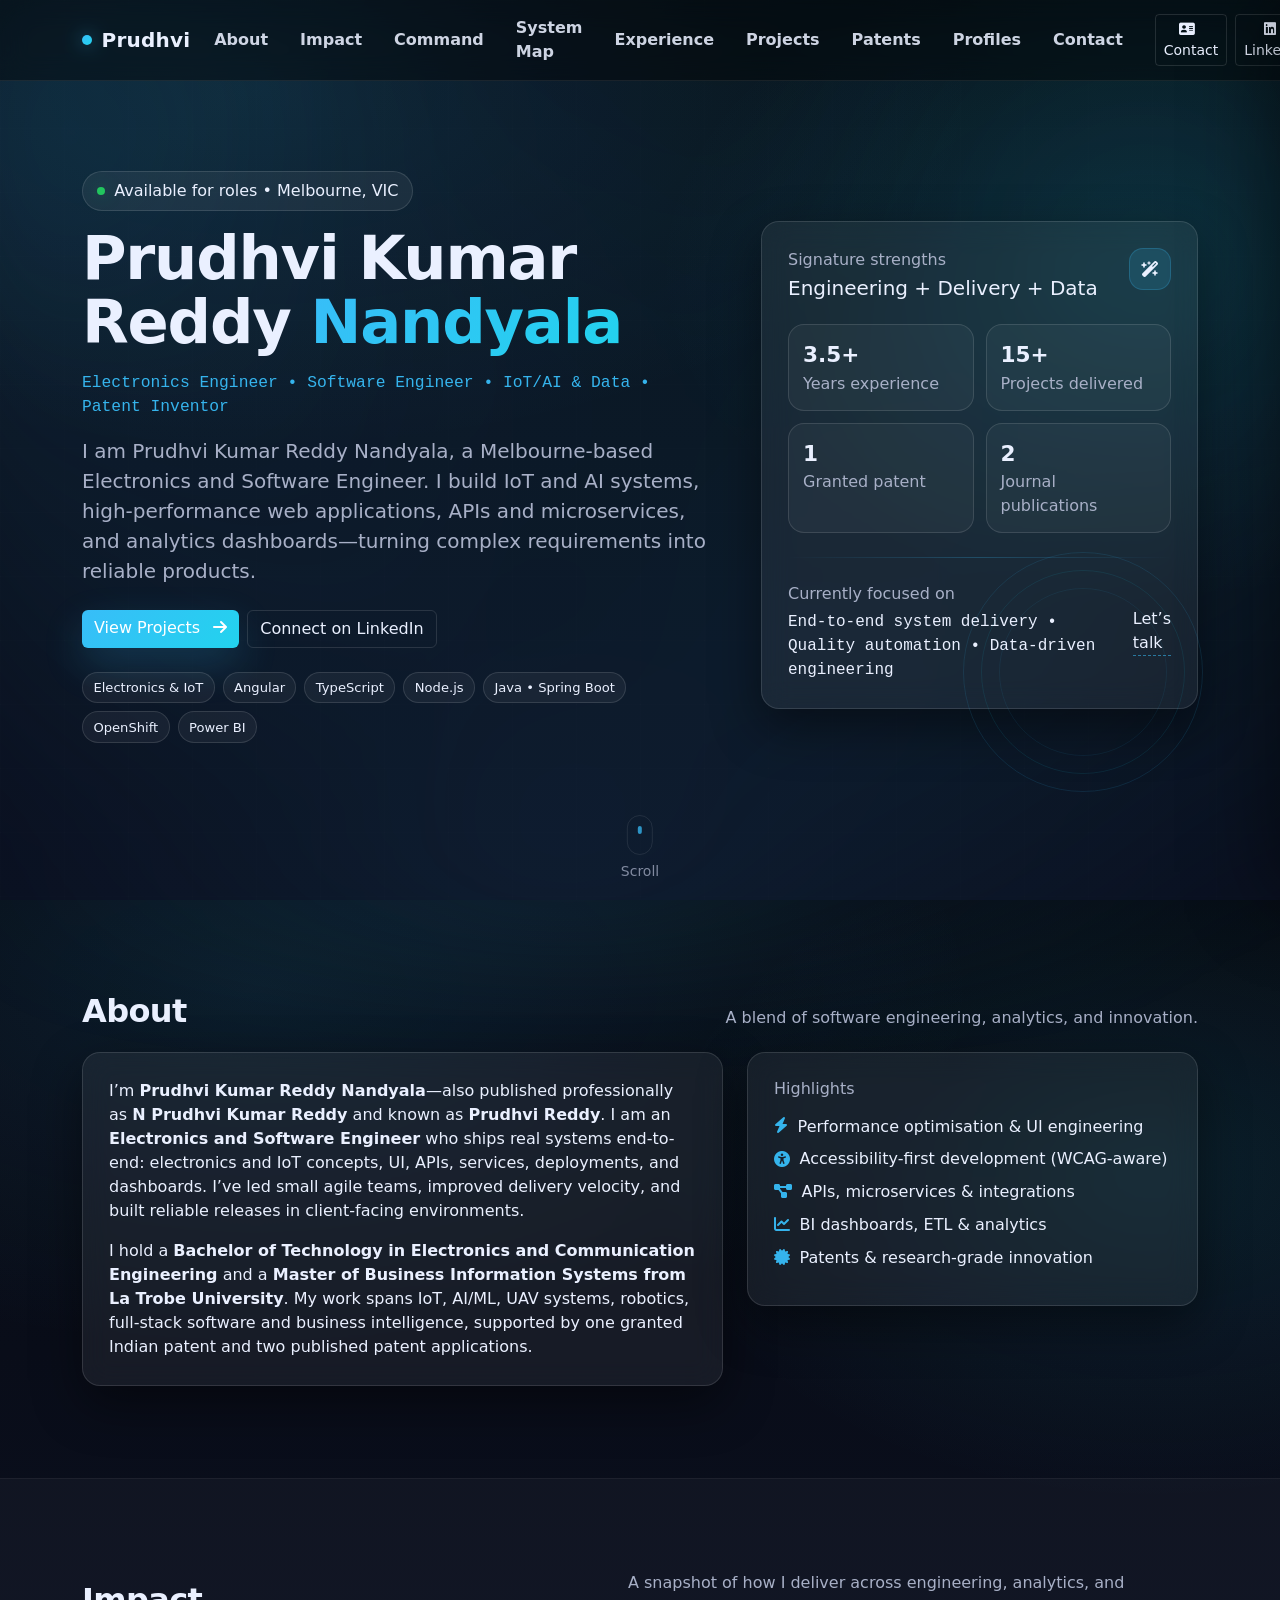
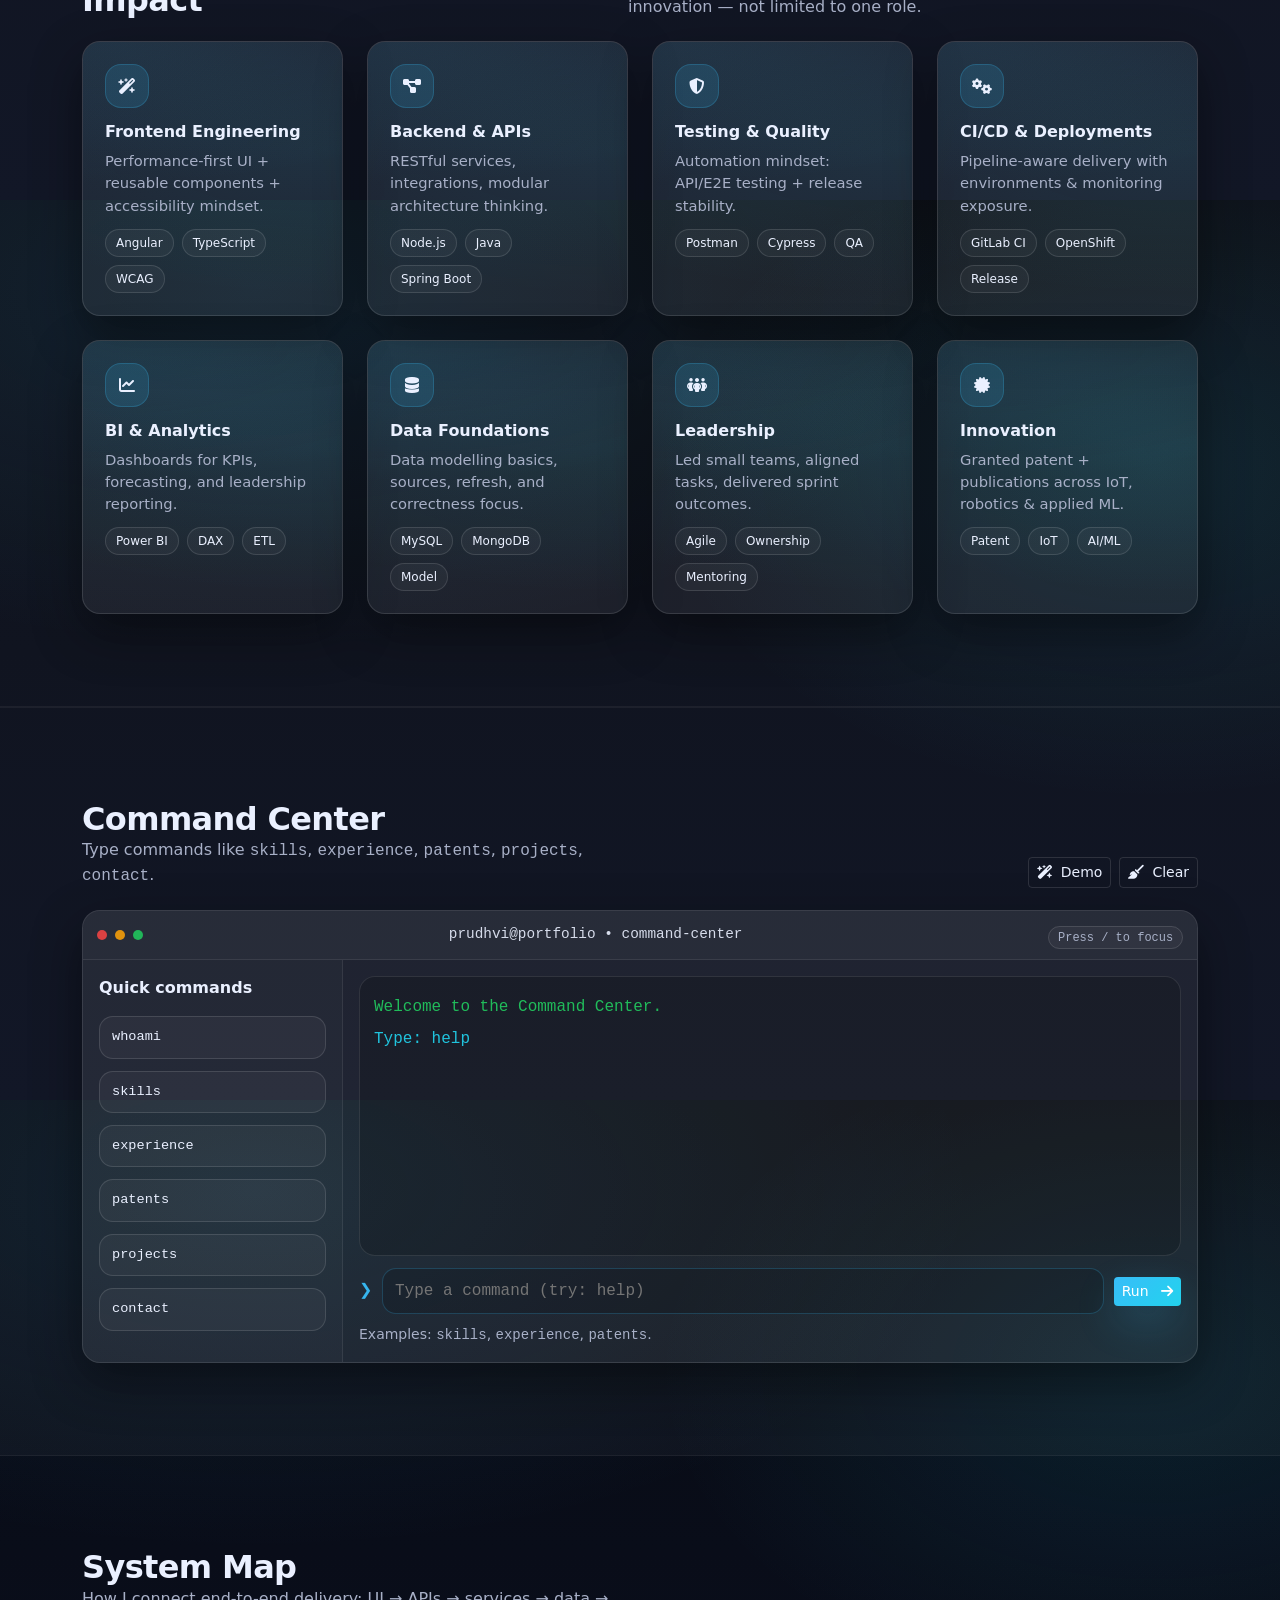
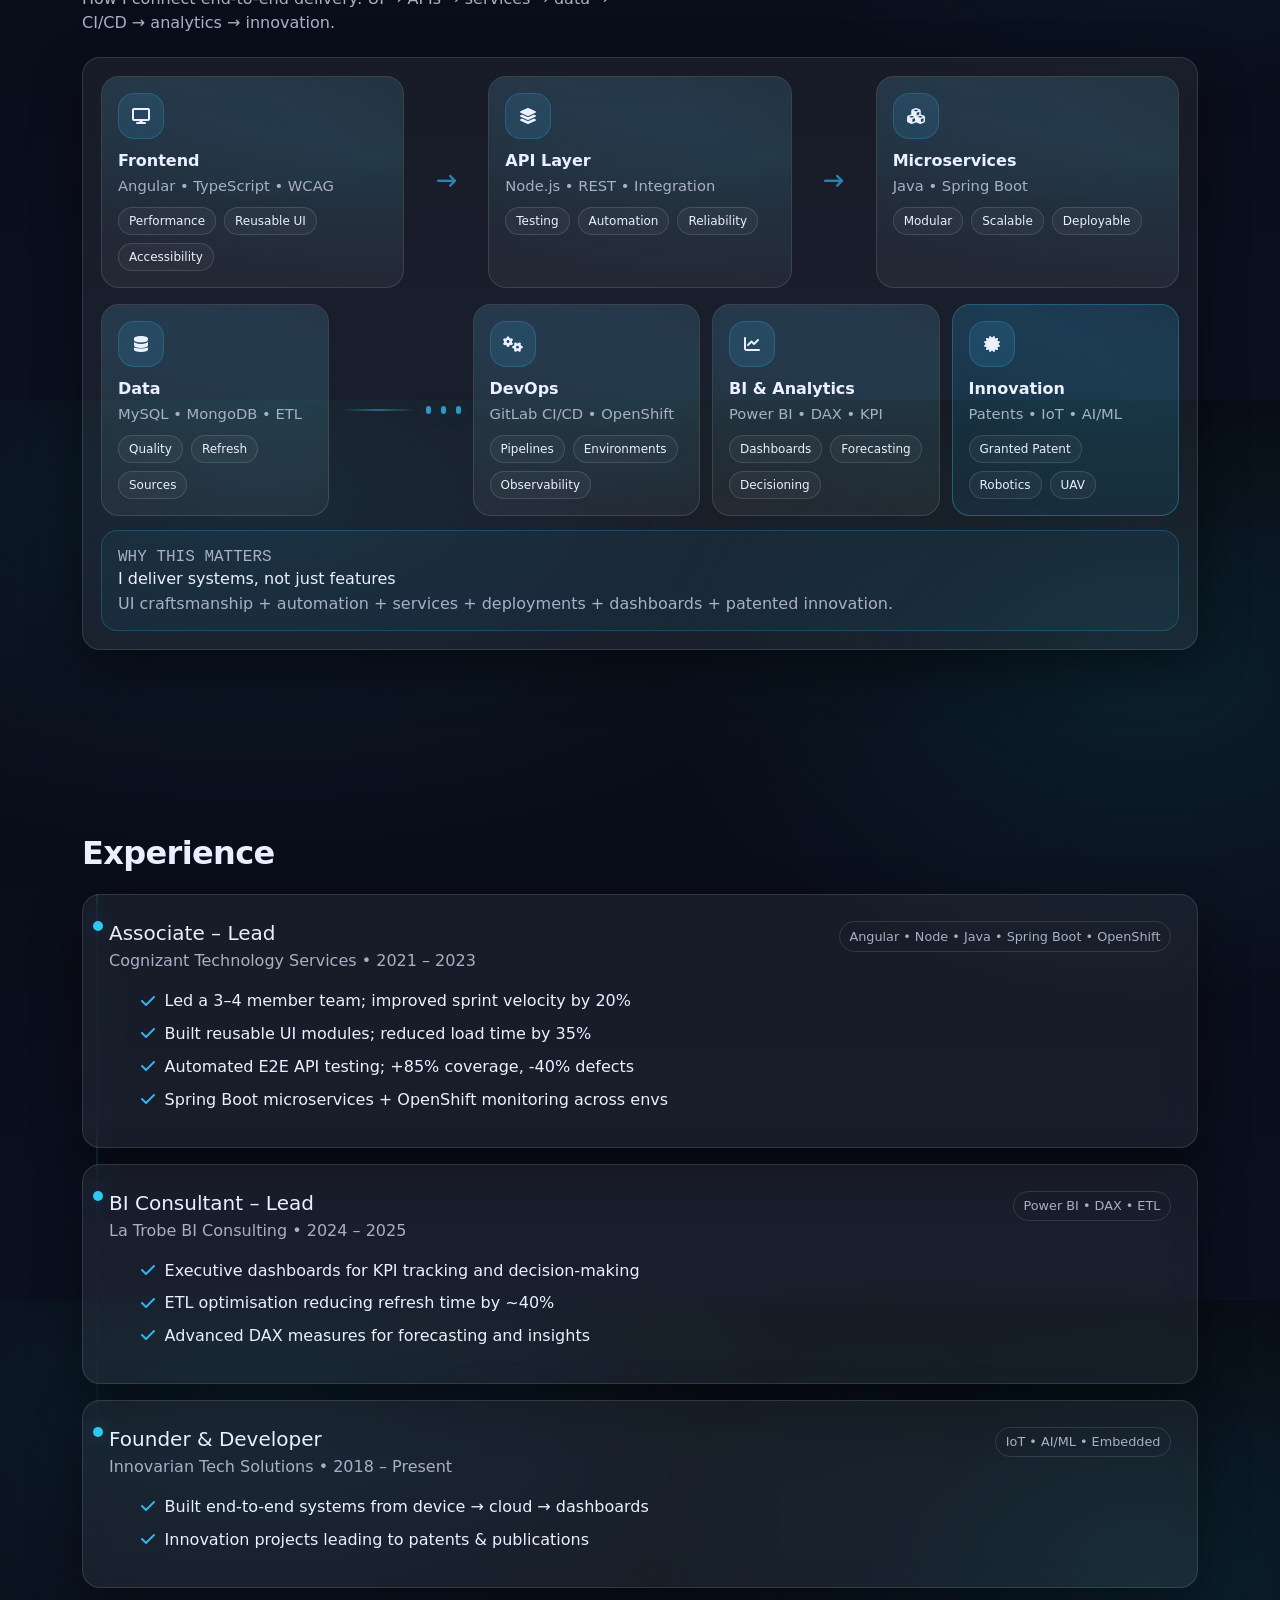
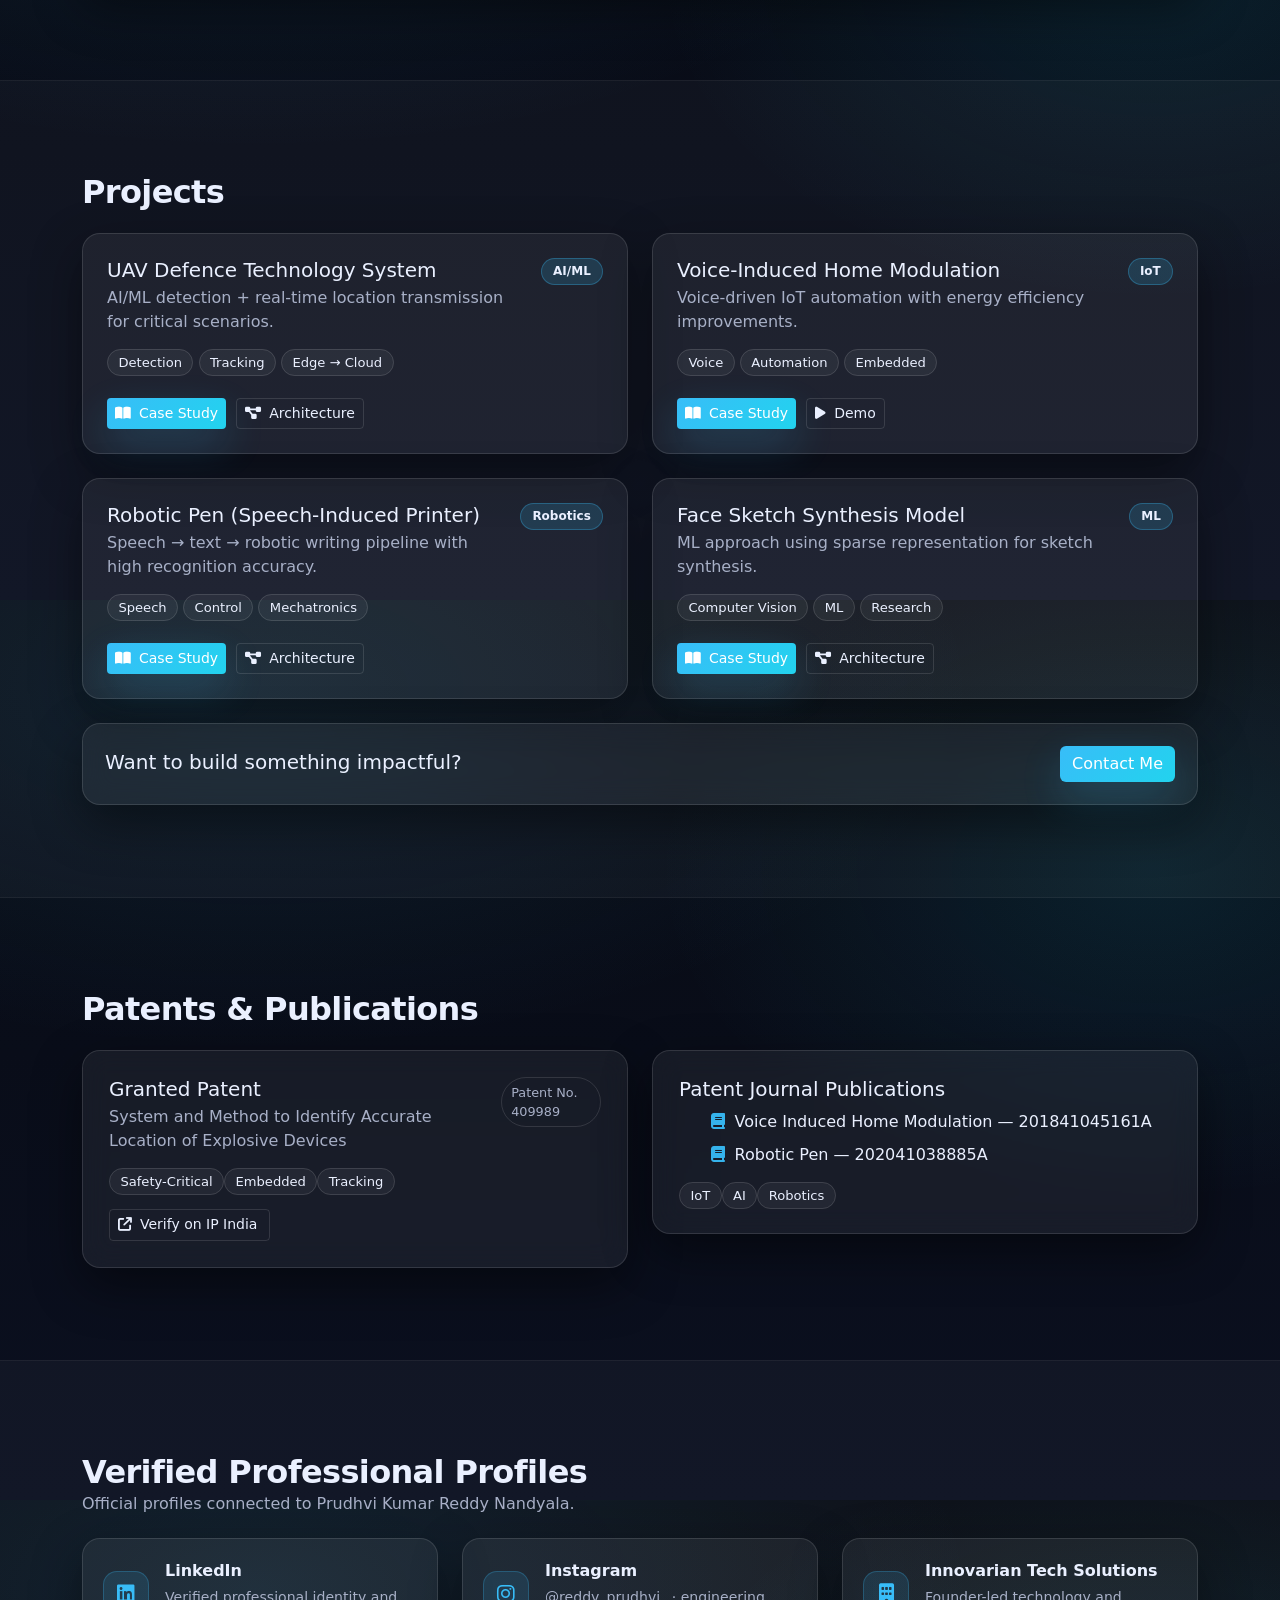
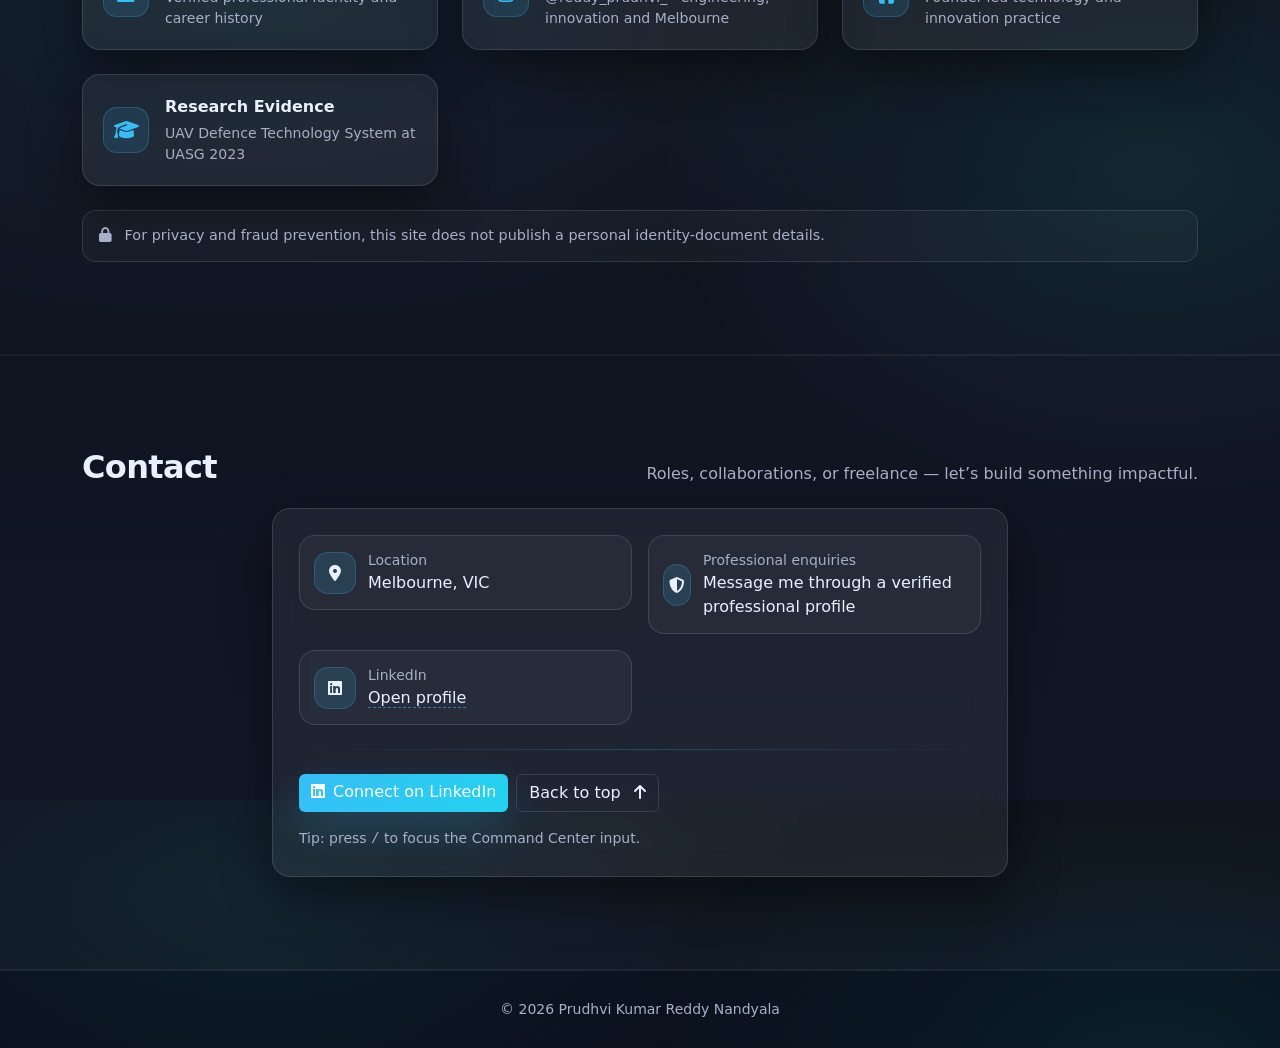
<file: index.html>
<!DOCTYPE html>
<html lang="en-AU" data-theme="dark">
<head>
  <meta charset="UTF-8" />
  <meta name="viewport" content="width=device-width, initial-scale=1" />

  <title>Prudhvi Kumar Reddy Nandyala | Electronics & Software Engineer</title>
  <meta name="description" content="Official portfolio of Prudhvi Kumar Reddy Nandyala, also known as N Prudhvi Kumar Reddy and Prudhvi Reddy. Melbourne Electronics and Software Engineer specialising in IoT, AI, data, Power BI, full-stack systems, UAV research and patented innovation." />
  <meta name="author" content="Prudhvi Kumar Reddy Nandyala" />
  <meta name="robots" content="index, follow, max-image-preview:large, max-snippet:-1, max-video-preview:-1" />
  <meta name="googlebot" content="index, follow" />
  <meta name="theme-color" content="#070A12" />
  <meta name="referrer" content="strict-origin-when-cross-origin" />
  <meta http-equiv="Content-Security-Policy" content="default-src 'self'; script-src 'self' 'unsafe-inline' https://cdn.jsdelivr.net; style-src 'self' 'unsafe-inline' https://fonts.googleapis.com https://cdn.jsdelivr.net https://cdnjs.cloudflare.com; font-src 'self' https://fonts.gstatic.com https://cdnjs.cloudflare.com; img-src 'self' data: https:; connect-src 'self'; object-src 'none'; base-uri 'self'; form-action 'self'" />

  <link rel="canonical" href="https://www.nprudhvikumarreddy.com/" />
  <link rel="alternate" hreflang="en-AU" href="https://www.nprudhvikumarreddy.com/" />
  <link rel="sitemap" type="application/xml" href="https://www.nprudhvikumarreddy.com/sitemap.xml" />

  <!-- Social previews -->
  <meta property="og:type" content="profile" />
  <meta property="og:site_name" content="Prudhvi Kumar Reddy Nandyala" />
  <meta property="og:title" content="Prudhvi Kumar Reddy Nandyala | Electronics & Software Engineer" />
  <meta property="og:description" content="Melbourne-based Electronics and Software Engineer working across IoT, AI, data, full-stack systems, UAV research and patented innovation." />
  <meta property="og:url" content="https://www.nprudhvikumarreddy.com/" />
  <meta property="og:locale" content="en_AU" />
  <meta property="profile:first_name" content="Prudhvi" />
  <meta property="profile:last_name" content="Nandyala" />
  <meta name="twitter:card" content="summary" />
  <meta name="twitter:title" content="Prudhvi Kumar Reddy Nandyala | Electronics & Software Engineer" />
  <meta name="twitter:description" content="IoT, AI, data, Power BI, full-stack engineering, UAV research and patented innovation in Melbourne." />

  <!-- Fonts -->
  <link rel="preconnect" href="https://fonts.googleapis.com" />
  <link rel="preconnect" href="https://fonts.gstatic.com" crossorigin />
  <link href="https://fonts.googleapis.com/css2?family=Inter:wght@300;400;600;700;800;900&family=JetBrains+Mono:wght@400;600&display=swap" rel="stylesheet" />

  <!-- Bootstrap + Icons -->
  <link href="https://cdn.jsdelivr.net/npm/bootstrap@5.3.3/dist/css/bootstrap.min.css" rel="stylesheet" />
  <link href="https://cdnjs.cloudflare.com/ajax/libs/font-awesome/6.5.1/css/all.min.css" rel="stylesheet" />

  <!-- CSS -->
  <link rel="stylesheet" href="./style.css" />

  <!-- Identity graph: ProfilePage + Person -->
  <script type="application/ld+json">
  {
    "@context": "https://schema.org",
    "@type": "ProfilePage",
    "@id": "https://www.nprudhvikumarreddy.com/#profilepage",
    "url": "https://www.nprudhvikumarreddy.com/",
    "name": "Prudhvi Kumar Reddy Nandyala - Official Portfolio",
    "description": "Official professional profile and portfolio of Prudhvi Kumar Reddy Nandyala.",
    "inLanguage": "en-AU",
    "mainEntity": {
      "@type": "Person",
      "@id": "https://www.nprudhvikumarreddy.com/#prudhvi-kumar-reddy-nandyala",
      "name": "Prudhvi Kumar Reddy Nandyala",
      "givenName": "Prudhvi Kumar Reddy",
      "familyName": "Nandyala",
      "alternateName": ["N Prudhvi Kumar Reddy", "N. Prudhvi Kumar Reddy", "Prudhvi Reddy", "Prudhvi Kumar Reddy"],
      "description": "Electronics and Software Engineer, IoT and AI systems innovator, business intelligence consultant and patent inventor based in Melbourne, Australia.",
      "jobTitle": ["Electronics Engineer", "Software Engineer", "Data and BI Consultant", "Founder and Lead Consultant"],
      "knowsAbout": ["Electronics Engineering", "Software Engineering", "Internet of Things", "Artificial Intelligence", "Machine Learning", "Business Intelligence", "Power BI", "Full-Stack Development", "UAV Systems", "Robotics", "Data Analytics"],
      "address": { "@type": "PostalAddress", "addressLocality": "Melbourne", "addressRegion": "Victoria", "addressCountry": "AU" },
      "url": "https://www.nprudhvikumarreddy.com/",
      "alumniOf": [
        { "@type": "CollegeOrUniversity", "name": "La Trobe University", "sameAs": "https://www.latrobe.edu.au/" },
        { "@type": "CollegeOrUniversity", "name": "CMR College of Engineering & Technology" }
      ],
      "founder": { "@type": "Organization", "@id": "https://www.innovariantechsolutions.com.au/#organization", "name": "Innovarian Tech Solutions", "url": "https://www.innovariantechsolutions.com.au/" },
      "sameAs": [
        "https://www.linkedin.com/in/nprudhvikumarreddy/",
        "https://www.instagram.com/reddy_prudhvi_/",
        "https://www.innovariantechsolutions.com.au/"
      ],
      "subjectOf": [
        { "@type": "CreativeWork", "name": "UAV Defence Technology System - UASG 2023", "url": "https://www.iitr.ac.in/uasg2023/papers.html" }
      ]
    }
  }
  </script>
</head>

<body>
  <!-- Premium background -->
  <div class="bg-grid" aria-hidden="true"></div>
  <div class="bg-aurora" aria-hidden="true"></div>

  <!-- NAV -->
  <nav class="navbar navbar-expand-lg fixed-top nav-glass" aria-label="Primary navigation">
    <div class="container">
      <a class="navbar-brand brand" href="#top" aria-label="Go to top">
        <span class="brand-dot"></span>
        <span class="brand-colour">Prudhvi</span>
      </a>

      <button class="navbar-toggler" type="button" data-bs-toggle="collapse" data-bs-target="#nav"
              aria-controls="nav" aria-expanded="false" aria-label="Toggle navigation">
        <span class="navbar-toggler-icon"></span>
      </button>

      <div id="nav" class="collapse navbar-collapse">
        <ul class="navbar-nav ms-auto align-items-lg-center gap-lg-3 mt-3 mt-lg-0">
          <li class="nav-item"><a class="nav-link" href="#about">About</a></li>
          <li class="nav-item"><a class="nav-link" href="#impact">Impact</a></li>
          <li class="nav-item"><a class="nav-link" href="#command">Command</a></li>
          <li class="nav-item"><a class="nav-link" href="#systems">System Map</a></li>
          <li class="nav-item"><a class="nav-link" href="#experience">Experience</a></li>
          <li class="nav-item"><a class="nav-link" href="#projects">Projects</a></li>
          <li class="nav-item"><a class="nav-link" href="#patents">Patents</a></li>
          <li class="nav-item"><a class="nav-link" href="#profiles">Profiles</a></li>
          <li class="nav-item"><a class="nav-link" href="#contact">Contact</a></li>

          <li class="nav-item ms-lg-2 d-flex gap-2">
            <a class="btn btn-sm btn-outline-soft" href="#contact">
              <i class="fa-solid fa-address-card me-2"></i>Contact
            </a>
            <a class="btn btn-sm btn-outline-soft" href="https://www.linkedin.com/in/nprudhvikumarreddy/" target="_blank" rel="noopener">
              <i class="fa-brands fa-linkedin me-2"></i>LinkedIn
            </a>
            <button class="btn btn-sm btn-outline-soft" type="button" onclick="toggleTheme()" aria-label="Toggle theme">
              <span id="themeIcon" aria-hidden="true">🌗</span>
            </button>
          </li>
        </ul>
      </div>
    </div>
  </nav>

  <!-- HERO -->
  <header id="top" class="hero">
    <div class="container">
      <div class="row align-items-center g-5">
        <div class="col-lg-7">
          <div class="pill mb-3">
            <span class="dot"></span>
            Available for roles • Melbourne, VIC
          </div>

          <h1 class="hero-title">
            Prudhvi Kumar Reddy <span class="text-gradient">Nandyala</span>
          </h1>

          <p class="hero-sub mt-3">
            <span class="mono">Electronics Engineer</span> • <span class="mono">Software Engineer</span> •
            <span class="mono">IoT/AI & Data</span> • <span class="mono">Patent Inventor</span>
          </p>

          <p class="lead mt-3 text-muted-soft">
            I am <strong>Prudhvi Kumar Reddy Nandyala</strong>, a Melbourne-based Electronics and Software Engineer.
            I build <strong>IoT and AI systems</strong>, <strong>high-performance web applications</strong>,
            <strong>APIs and microservices</strong>, and <strong>analytics dashboards</strong>—turning complex requirements into reliable products.
          </p>

          <div class="d-flex flex-wrap gap-2 mt-4">
            <a class="btn btn-primary btn-glow" href="#projects">
              View Projects <i class="fa-solid fa-arrow-right ms-2"></i>
            </a>
            <a class="btn btn-outline-soft" href="https://www.linkedin.com/in/nprudhvikumarreddy/" target="_blank" rel="noopener noreferrer">
              Connect on LinkedIn
            </a>
          </div>

          <div class="mini-tech mt-4">
            <span class="chip">Electronics & IoT</span>
            <span class="chip">Angular</span>
            <span class="chip">TypeScript</span>
            <span class="chip">Node.js</span>
            <span class="chip">Java • Spring Boot</span>
            <span class="chip">OpenShift</span>
            <span class="chip">Power BI</span>
          </div>

          <p class="mt-3 text-muted-soft small mb-0" id="copyToast" aria-live="polite"></p>
        </div>

        <div class="col-lg-5">
          <div class="card-glass hero-card reveal">
            <div class="d-flex align-items-start justify-content-between">
              <div>
                <p class="mb-1 text-muted-soft">Signature strengths</p>
                <h2 class="h5 mb-0">Engineering + Delivery + Data</h2>
              </div>
              <div class="badge-soft">
                <i class="fa-solid fa-wand-magic-sparkles"></i>
              </div>
            </div>

            <div class="mt-4 grid-2">
              <div class="stat">
                <div class="stat-num">3.5+</div>
                <div class="stat-label">Years experience</div>
              </div>
              <div class="stat">
                <div class="stat-num">15+</div>
                <div class="stat-label">Projects delivered</div>
              </div>
              <div class="stat">
                <div class="stat-num">1</div>
                <div class="stat-label">Granted patent</div>
              </div>
              <div class="stat">
                <div class="stat-num">2</div>
                <div class="stat-label">Journal publications</div>
              </div>
            </div>

            <hr class="soft-hr my-4" />

            <div class="d-flex align-items-center justify-content-between">
              <div>
                <p class="mb-1 text-muted-soft">Currently focused on</p>
                <p class="mb-0 mono" id="focusLine"> End-to-end system delivery • Quality automation • Data-driven
                  engineering</p>
              </div>
              <a class="link-soft" href="#contact">Let’s talk</a>
            </div>
          </div>

          <div class="hero-orbit" aria-hidden="true">
            <div class="ring r1"></div>
            <div class="ring r2"></div>
            <div class="ring r3"></div>
          </div>
        </div>
      </div>
    </div>

    <a class="scroll-hint" href="#about" aria-label="Scroll to About section">
      <span class="mouse"></span>
      <span class="text-muted-soft small">Scroll</span>
    </a>
  </header>

  <!-- ABOUT -->
  <section id="about" class="section">
    <div class="container">
      <div class="section-head">
        <h2 class="section-title">About</h2>
        <p class="section-sub text-muted-soft">A blend of software engineering, analytics, and innovation.</p>
      </div>

      <div class="row g-4">
        <div class="col-lg-7">
          <div class="card-glass reveal">
            <p class="mb-3">
              I’m <strong>Prudhvi Kumar Reddy Nandyala</strong>—also published professionally as <strong>N Prudhvi Kumar Reddy</strong>
              and known as <strong>Prudhvi Reddy</strong>. I am an <strong>Electronics and Software Engineer</strong> who ships real systems end-to-end: electronics and IoT concepts, UI, APIs, services, deployments,
              and dashboards. I’ve led small agile teams, improved delivery velocity, and built reliable releases in client-facing environments.
            </p>
            <p class="mb-0">
              I hold a <strong>Bachelor of Technology in Electronics and Communication Engineering</strong> and a
              <strong>Master of Business Information Systems from La Trobe University</strong>. My work spans IoT, AI/ML,
              UAV systems, robotics, full-stack software and business intelligence, supported by one granted Indian patent and two published patent applications.
            </p>
          </div>
        </div>

        <div class="col-lg-5">
          <div class="card-glass reveal">
            <h3 class="h6 text-muted-soft mb-3">Highlights</h3>
            <ul class="list-unstyled mb-0 bullets">
              <li><i class="fa-solid fa-bolt"></i> Performance optimisation & UI engineering</li>
              <li><i class="fa-solid fa-universal-access"></i> Accessibility-first development (WCAG-aware)</li>
              <li><i class="fa-solid fa-diagram-project"></i> APIs, microservices & integrations</li>
              <li><i class="fa-solid fa-chart-line"></i> BI dashboards, ETL & analytics</li>
              <li><i class="fa-solid fa-certificate"></i> Patents & research-grade innovation</li>
            </ul>
          </div>
        </div>
      </div>
    </div>
  </section>

  <!-- IMPACT -->
<section id="impact" class="section section-alt">
  <div class="container">
    <div class="section-head">
      <h2 class="section-title">Impact</h2>
      <p class="section-sub text-muted-soft">
        A snapshot of how I deliver across engineering, analytics, and innovation — not limited to one role.
      </p>
    </div>

    <div class="row g-4">
      <div class="col-md-6 col-lg-3">
        <div class="impact-card reveal">
          <div class="impact-ico"><i class="fa-solid fa-wand-magic-sparkles"></i></div>
          <div class="impact-title">Frontend Engineering</div>
          <div class="impact-proof">Performance-first UI + reusable components + accessibility mindset.</div>
          <div class="impact-tags"><span>Angular</span><span>TypeScript</span><span>WCAG</span></div>
        </div>
      </div>

      <div class="col-md-6 col-lg-3">
        <div class="impact-card reveal">
          <div class="impact-ico"><i class="fa-solid fa-diagram-project"></i></div>
          <div class="impact-title">Backend & APIs</div>
          <div class="impact-proof">RESTful services, integrations, modular architecture thinking.</div>
          <div class="impact-tags"><span>Node.js</span><span>Java</span><span>Spring Boot</span></div>
        </div>
      </div>

      <div class="col-md-6 col-lg-3">
        <div class="impact-card reveal">
          <div class="impact-ico"><i class="fa-solid fa-shield-halved"></i></div>
          <div class="impact-title">Testing & Quality</div>
          <div class="impact-proof">Automation mindset: API/E2E testing + release stability.</div>
          <div class="impact-tags"><span>Postman</span><span>Cypress</span><span>QA</span></div>
        </div>
      </div>

      <div class="col-md-6 col-lg-3">
        <div class="impact-card reveal">
          <div class="impact-ico"><i class="fa-solid fa-gears"></i></div>
          <div class="impact-title">CI/CD & Deployments</div>
          <div class="impact-proof">Pipeline-aware delivery with environments & monitoring exposure.</div>
          <div class="impact-tags"><span>GitLab CI</span><span>OpenShift</span><span>Release</span></div>
        </div>
      </div>

      <div class="col-md-6 col-lg-3">
        <div class="impact-card reveal">
          <div class="impact-ico"><i class="fa-solid fa-chart-line"></i></div>
          <div class="impact-title">BI & Analytics</div>
          <div class="impact-proof">Dashboards for KPIs, forecasting, and leadership reporting.</div>
          <div class="impact-tags"><span>Power BI</span><span>DAX</span><span>ETL</span></div>
        </div>
      </div>

      <div class="col-md-6 col-lg-3">
        <div class="impact-card reveal">
          <div class="impact-ico"><i class="fa-solid fa-database"></i></div>
          <div class="impact-title">Data Foundations</div>
          <div class="impact-proof">Data modelling basics, sources, refresh, and correctness focus.</div>
          <div class="impact-tags"><span>MySQL</span><span>MongoDB</span><span>Model</span></div>
        </div>
      </div>

      <div class="col-md-6 col-lg-3">
        <div class="impact-card reveal">
          <div class="impact-ico"><i class="fa-solid fa-people-group"></i></div>
          <div class="impact-title">Leadership</div>
          <div class="impact-proof">Led small teams, aligned tasks, delivered sprint outcomes.</div>
          <div class="impact-tags"><span>Agile</span><span>Ownership</span><span>Mentoring</span></div>
        </div>
      </div>

      <div class="col-md-6 col-lg-3">
        <div class="impact-card reveal">
          <div class="impact-ico"><i class="fa-solid fa-certificate"></i></div>
          <div class="impact-title">Innovation</div>
          <div class="impact-proof">Granted patent + publications across IoT, robotics & applied ML.</div>
          <div class="impact-tags"><span>Patent</span><span>IoT</span><span>AI/ML</span></div>
        </div>
      </div>
    </div>
  </div>
</section>



  <!-- COMMAND CENTER (Premium) -->
  <section id="command" class="section section-alt">
    <div class="container">
      <div class="section-head">
        <div>
          <h2 class="section-title">Command Center</h2>
          <p class="section-sub text-muted-soft">
            Type commands like <span class="mono">skills</span>, <span class="mono">experience</span>,
            <span class="mono">patents</span>, <span class="mono">projects</span>, <span class="mono">contact</span>.
          </p>
        </div>

        <div class="d-flex gap-2">
          <button class="btn btn-outline-soft btn-sm" type="button" onclick="terminalRun('help')">
            <i class="fa-solid fa-wand-magic-sparkles me-2"></i>Demo
          </button>
          <button class="btn btn-outline-soft btn-sm" type="button" onclick="clearTerminal()">
            <i class="fa-solid fa-broom me-2"></i>Clear
          </button>
        </div>
      </div>

      <div class="cmd-shell reveal">
        <div class="cmd-header">
          <div class="cmd-dots">
            <span class="dot red"></span>
            <span class="dot yellow"></span>
            <span class="dot green"></span>
          </div>
          <div class="cmd-title mono">prudhvi@portfolio • command-center</div>
          <div class="cmd-right">
            <span class="cmd-badge mono">Press / to focus</span>
          </div>
        </div>

        <div class="cmd-body">
          <div class="cmd-side">
            <div class="cmd-side-title">Quick commands</div>
            <button class="cmd-chip" type="button" onclick="terminalRun('whoami')">whoami</button>
            <button class="cmd-chip" type="button" onclick="terminalRun('skills')">skills</button>
            <button class="cmd-chip" type="button" onclick="terminalRun('experience')">experience</button>
            <button class="cmd-chip" type="button" onclick="terminalRun('patents')">patents</button>
            <button class="cmd-chip" type="button" onclick="terminalRun('projects')">projects</button>
            <button class="cmd-chip" type="button" onclick="terminalRun('contact')">contact</button>

          </div>

          <div class="cmd-main">
            <div id="terminalBody" class="terminal-log mono" role="log" aria-live="polite"></div>

            <form class="terminal-inputbar" onsubmit="event.preventDefault(); handleCommand();">
              <span class="mono prompt">❯</span>
              <input id="terminalCmd" class="mono terminal-input" type="text" autocomplete="off" spellcheck="false"
                     placeholder="Type a command (try: help)" aria-label="Terminal command input" />
              <button class="btn btn-primary btn-sm btn-glow" type="submit">
                Run <i class="fa-solid fa-arrow-right ms-2"></i>
              </button>
            </form>

            <div class="terminal-footer text-muted-soft small">
              Examples: <span class="mono">skills</span>, <span class="mono">experience</span>, <span class="mono">patents</span>.
            </div>
          </div>
        </div>
      </div>
    </div>
  </section>

  <!-- SYSTEM MAP (Premium) -->
  <section id="systems" class="section">
    <div class="container">
      <div class="section-head">
        <div>
          <h2 class="section-title">System Map</h2>
          <p class="section-sub text-muted-soft">
            How I connect end-to-end delivery: UI → APIs → services → data → CI/CD → analytics → innovation.
          </p>
        </div>
      </div>

      <div class="system-panel reveal">
        <div class="system-grid">
          <div class="sys-node">
            <div class="sys-ico"><i class="fa-solid fa-display"></i></div>
            <div class="sys-title">Frontend</div>
            <div class="sys-sub">Angular • TypeScript • WCAG</div>
            <div class="sys-tags">
              <span>Performance</span><span>Reusable UI</span><span>Accessibility</span>
            </div>
          </div>

          <div class="sys-arrow" aria-hidden="true"><i class="fa-solid fa-arrow-right-long"></i></div>

          <div class="sys-node">
            <div class="sys-ico"><i class="fa-solid fa-layer-group"></i></div>
            <div class="sys-title">API Layer</div>
            <div class="sys-sub">Node.js • REST • Integration</div>
            <div class="sys-tags">
              <span>Testing</span><span>Automation</span><span>Reliability</span>
            </div>
          </div>

          <div class="sys-arrow" aria-hidden="true"><i class="fa-solid fa-arrow-right-long"></i></div>

          <div class="sys-node">
            <div class="sys-ico"><i class="fa-solid fa-cubes"></i></div>
            <div class="sys-title">Microservices</div>
            <div class="sys-sub">Java • Spring Boot</div>
            <div class="sys-tags">
              <span>Modular</span><span>Scalable</span><span>Deployable</span>
            </div>
          </div>
        </div>

        <div class="system-grid system-grid-2 mt-3">
          <div class="sys-node">
            <div class="sys-ico"><i class="fa-solid fa-database"></i></div>
            <div class="sys-title">Data</div>
            <div class="sys-sub">MySQL • MongoDB • ETL</div>
            <div class="sys-tags">
              <span>Quality</span><span>Refresh</span><span>Sources</span>
            </div>
          </div>

          <div class="sys-bridge" aria-hidden="true">
            <div class="bridge-line"></div>
            <div class="bridge-dot"></div>
            <div class="bridge-dot"></div>
            <div class="bridge-dot"></div>
          </div>

          <div class="sys-node">
            <div class="sys-ico"><i class="fa-solid fa-gears"></i></div>
            <div class="sys-title">DevOps</div>
            <div class="sys-sub">GitLab CI/CD • OpenShift</div>
            <div class="sys-tags">
              <span>Pipelines</span><span>Environments</span><span>Observability</span>
            </div>
          </div>

          <div class="sys-node">
            <div class="sys-ico"><i class="fa-solid fa-chart-line"></i></div>
            <div class="sys-title">BI & Analytics</div>
            <div class="sys-sub">Power BI • DAX • KPI</div>
            <div class="sys-tags">
              <span>Dashboards</span><span>Forecasting</span><span>Decisioning</span>
            </div>
          </div>

          <div class="sys-node sys-highlight">
            <div class="sys-ico"><i class="fa-solid fa-certificate"></i></div>
            <div class="sys-title">Innovation</div>
            <div class="sys-sub">Patents • IoT • AI/ML</div>
            <div class="sys-tags">
              <span>Granted Patent</span><span>Robotics</span><span>UAV</span>
            </div>
          </div>
        </div>

        <div class="system-note">
          <div class="mono text-muted-soft">WHY THIS MATTERS</div>
          <div class="h6 mb-1">I deliver systems, not just features</div>
          <div class="text-muted-soft">
            UI craftsmanship + automation + services + deployments + dashboards + patented innovation.
          </div>
        </div>
      </div>
    </div>
  </section>

  <!-- EXPERIENCE -->
  <section id="experience" class="section">
    <div class="container">
      <div class="section-head">
        <h2 class="section-title">Experience</h2>
      </div>

      <div class="timeline">
        <article class="t-item card-glass reveal">
          <div class="t-dot"></div>
          <div class="t-content">
            <div class="d-flex flex-wrap justify-content-between align-items-start gap-2">
              <div>
                <h3 class="h5 mb-1">Associate – Lead</h3>
                <div class="text-muted-soft">Cognizant Technology Services • 2021 – 2023</div>
              </div>
              <span class="tag">Angular • Node • Java • Spring Boot • OpenShift</span>
            </div>

            <ul class="mt-3 mb-0 bullets">
              <li><i class="fa-solid fa-check"></i> Led a 3–4 member team; improved sprint velocity by 20%</li>
              <li><i class="fa-solid fa-check"></i> Built reusable UI modules; reduced load time by 35%</li>
              <li><i class="fa-solid fa-check"></i> Automated E2E API testing; +85% coverage, -40% defects</li>
              <li><i class="fa-solid fa-check"></i> Spring Boot microservices + OpenShift monitoring across envs</li>
            </ul>
          </div>
        </article>

        <article class="t-item card-glass reveal">
          <div class="t-dot"></div>
          <div class="t-content">
            <div class="d-flex flex-wrap justify-content-between align-items-start gap-2">
              <div>
                <h3 class="h5 mb-1">BI Consultant – Lead</h3>
                <div class="text-muted-soft">La Trobe BI Consulting • 2024 – 2025</div>
              </div>
              <span class="tag">Power BI • DAX • ETL</span>
            </div>

            <ul class="mt-3 mb-0 bullets">
              <li><i class="fa-solid fa-check"></i> Executive dashboards for KPI tracking and decision-making</li>
              <li><i class="fa-solid fa-check"></i> ETL optimisation reducing refresh time by ~40%</li>
              <li><i class="fa-solid fa-check"></i> Advanced DAX measures for forecasting and insights</li>
            </ul>
          </div>
        </article>

        <article class="t-item card-glass reveal">
          <div class="t-dot"></div>
          <div class="t-content">
            <div class="d-flex flex-wrap justify-content-between align-items-start gap-2">
              <div>
                <h3 class="h5 mb-1">Founder & Developer</h3>
                <div class="text-muted-soft">Innovarian Tech Solutions • 2018 – Present</div>
              </div>
              <span class="tag">IoT • AI/ML • Embedded</span>
            </div>

            <ul class="mt-3 mb-0 bullets">
              <li><i class="fa-solid fa-check"></i> Built end-to-end systems from device → cloud → dashboards</li>
              <li><i class="fa-solid fa-check"></i> Innovation projects leading to patents & publications</li>
            </ul>
          </div>
        </article>
      </div>
    </div>
  </section>

  <!-- PROJECTS + CASE STUDY DRAWER -->
  <section id="projects" class="section section-alt">
    <div class="container">
      <div class="section-head">
        <h2 class="section-title">Projects</h2>
      </div>

      <div class="row g-4">
        <!-- Project 1 -->
        <div class="col-lg-6">
          <div class="project-card reveal">
            <div class="d-flex align-items-start justify-content-between gap-3">
              <div>
                <h3 class="h5 mb-1">UAV Defence Technology System</h3>
                <p class="text-muted-soft mb-0">AI/ML detection + real-time location transmission for critical scenarios.</p>
              </div>
              <span class="badge badge-patent">AI/ML</span>
            </div>

            <div class="mt-3 chips">
              <span class="chip">Detection</span>
              <span class="chip">Tracking</span>
              <span class="chip">Edge → Cloud</span>
            </div>

            <div class="project-actions mt-4">
              <button class="btn btn-primary btn-sm btn-glow" type="button"
                onclick="openCase('uav')">
                <i class="fa-solid fa-book-open me-2"></i>Case Study
              </button>
              <button class="btn btn-outline-soft btn-sm" type="button" onclick="openCase('uav', true)">
                <i class="fa-solid fa-diagram-project me-2"></i>Architecture
              </button>
            </div>
          </div>
        </div>

        <!-- Project 2 -->
        <div class="col-lg-6">
          <div class="project-card reveal">
            <div class="d-flex align-items-start justify-content-between gap-3">
              <div>
                <h3 class="h5 mb-1">Voice-Induced Home Modulation</h3>
                <p class="text-muted-soft mb-0">Voice-driven IoT automation with energy efficiency improvements.</p>
              </div>
              <span class="badge badge-patent">IoT</span>
            </div>

            <div class="mt-3 chips">
              <span class="chip">Voice</span>
              <span class="chip">Automation</span>
              <span class="chip">Embedded</span>
            </div>

            <div class="project-actions mt-4">
              <button class="btn btn-primary btn-sm btn-glow" type="button"
                onclick="openCase('voice')">
                <i class="fa-solid fa-book-open me-2"></i>Case Study
              </button>
              <a class="btn btn-outline-soft btn-sm" href="https://youtu.be/V7yJeV2ZyUM" target="_blank" rel="noopener">
                <i class="fa-solid fa-play me-2"></i>Demo
              </a>
            </div>
          </div>
        </div>

        <!-- Project 3 -->
        <div class="col-lg-6">
          <div class="project-card reveal">
            <div class="d-flex align-items-start justify-content-between gap-3">
              <div>
                <h3 class="h5 mb-1">Robotic Pen (Speech-Induced Printer)</h3>
                <p class="text-muted-soft mb-0">Speech → text → robotic writing pipeline with high recognition accuracy.</p>
              </div>
              <span class="badge badge-patent">Robotics</span>
            </div>

            <div class="mt-3 chips">
              <span class="chip">Speech</span>
              <span class="chip">Control</span>
              <span class="chip">Mechatronics</span>
            </div>

            <div class="project-actions mt-4">
              <button class="btn btn-primary btn-sm btn-glow" type="button"
                onclick="openCase('pen')">
                <i class="fa-solid fa-book-open me-2"></i>Case Study
              </button>
              <button class="btn btn-outline-soft btn-sm" type="button" onclick="openCase('pen', true)">
                <i class="fa-solid fa-diagram-project me-2"></i>Architecture
              </button>
            </div>
          </div>
        </div>

        <!-- Project 4 -->
        <div class="col-lg-6">
          <div class="project-card reveal">
            <div class="d-flex align-items-start justify-content-between gap-3">
              <div>
                <h3 class="h5 mb-1">Face Sketch Synthesis Model</h3>
                <p class="text-muted-soft mb-0">ML approach using sparse representation for sketch synthesis.</p>
              </div>
              <span class="badge badge-patent">ML</span>
            </div>

            <div class="mt-3 chips">
              <span class="chip">Computer Vision</span>
              <span class="chip">ML</span>
              <span class="chip">Research</span>
            </div>

            <div class="project-actions mt-4">
              <button class="btn btn-primary btn-sm btn-glow" type="button"
                onclick="openCase('sketch')">
                <i class="fa-solid fa-book-open me-2"></i>Case Study
              </button>
              <button class="btn btn-outline-soft btn-sm" type="button" onclick="openCase('sketch', true)">
                <i class="fa-solid fa-diagram-project me-2"></i>Architecture
              </button>
            </div>
          </div>
        </div>
      </div>

      <div class="cta-strip card-glass reveal mt-4">
        <div class="d-flex flex-wrap align-items-center justify-content-between gap-3">
          <div>
            <h3 class="h5 mb-1">Want to build something impactful?</h3>
            
          </div>
          <a class="btn btn-primary btn-glow" href="#contact">Contact Me</a>
        </div>
      </div>
    </div>
  </section>

  <!-- PATENTS -->
  <section id="patents" class="section">
    <div class="container">
      <div class="section-head">
        <h2 class="section-title">Patents & Publications</h2>
      </div>

      <div class="row g-4">
        <div class="col-lg-6">
          <div class="card-glass reveal active">
            <div class="d-flex align-items-start justify-content-between gap-3">
              <div>
                <h3 class="h5 mb-1">Granted Patent</h3>
                <p class="text-muted-soft mb-0">
                  System and Method to Identify Accurate Location of Explosive Devices
                </p>
              </div>
              <span class="tag">Patent No. 409989</span>
            </div>
            <div class="mt-3 chips">
              <span class="chip">Safety-Critical</span><span class="chip">Embedded</span><span class="chip">Tracking</span>
            </div>
            <a class="btn btn-sm btn-outline-soft mt-3" href="https://iprsearch.ipindia.gov.in/PublicSearch/" target="_blank" rel="noopener noreferrer" aria-label="Verify Indian Patent 409989 on the official IP India Public Search portal">
              <i class="fa-solid fa-arrow-up-right-from-square me-2" aria-hidden="true"></i>Verify on IP India <span class="mono ms-1"></span>
            </a>
          </div>
        </div>

        <div class="col-lg-6">
          <div class="card-glass reveal">
            <h3 class="h5 mb-2">Patent Journal Publications</h3>
            <ul class="mb-0 bullets">
              <li><i class="fa-solid fa-book"></i> Voice Induced Home Modulation — 201841045161A</li>
              <li><i class="fa-solid fa-book"></i> Robotic Pen — 202041038885A</li>
            </ul>
            <div class="mt-3 chips">
              <span class="chip">IoT</span><span class="chip">AI</span><span class="chip">Robotics</span>
            </div>
          </div>
        </div>
      </div>
    </div>
  </section>

  <!-- VERIFIED PROFILES -->
  <section id="profiles" class="section section-alt">
    <div class="container">
      <div class="section-head">
        <div>
          <h2 class="section-title">Verified Professional Profiles</h2>
          <p class="section-sub text-muted-soft">Official profiles connected to Prudhvi Kumar Reddy Nandyala.</p>
        </div>
      </div>

      <div class="row g-4">
        <div class="col-md-6 col-lg-4">
          <a class="profile-card reveal" href="https://www.linkedin.com/in/nprudhvikumarreddy/" target="_blank" rel="me noopener noreferrer" aria-label="Prudhvi Kumar Reddy Nandyala on LinkedIn">
            <i class="fa-brands fa-linkedin profile-icon" aria-hidden="true"></i>
            <div><strong>LinkedIn</strong><span>Verified professional identity and career history</span></div>
          </a>
        </div>
        <div class="col-md-6 col-lg-4">
          <a class="profile-card reveal" href="https://www.instagram.com/reddy_prudhvi_/" target="_blank" rel="me noopener noreferrer" aria-label="Prudhvi Kumar Reddy Nandyala on Instagram as reddy_prudhvi_">
            <i class="fa-brands fa-instagram profile-icon" aria-hidden="true"></i>
            <div><strong>Instagram</strong><span>@reddy_prudhvi_ · engineering, innovation and Melbourne</span></div>
          </a>
        </div>
        <div class="col-md-6 col-lg-4">
          <a class="profile-card reveal" href="https://www.innovariantechsolutions.com.au/" target="_blank" rel="me noopener noreferrer" aria-label="Innovarian Tech Solutions founded by Prudhvi Kumar Reddy Nandyala">
            <i class="fa-solid fa-building profile-icon" aria-hidden="true"></i>
            <div><strong>Innovarian Tech Solutions</strong><span>Founder-led technology and innovation practice</span></div>
          </a>
        </div>
        <div class="col-md-6 col-lg-4">
          <a class="profile-card reveal" href="https://www.iitr.ac.in/uasg2023/papers.html" target="_blank" rel="noopener noreferrer" aria-label="UAV Defence Technology System research listing at IIT Roorkee">
            <i class="fa-solid fa-graduation-cap profile-icon" aria-hidden="true"></i>
            <div><strong>Research Evidence</strong><span>UAV Defence Technology System at UASG 2023</span></div>
          </a>
        </div>
      </div>

      <p class="privacy-note mt-4 mb-0"><i class="fa-solid fa-lock me-2" aria-hidden="true"></i>
        For privacy and fraud prevention, this site does not publish a personal identity-document details.
      </p>
    </div>
  </section>

  <!-- CONTACT -->
  <section id="contact" class="section section-alt">
    <div class="container">
      <div class="section-head text-center">
        <h2 class="section-title">Contact</h2>
        <p class="section-sub text-muted-soft">Roles, collaborations, or freelance — let’s build something impactful.</p>
      </div>

      <div class="row g-4 justify-content-center">
        <div class="col-lg-8">
          <div class="card-glass reveal">
            <div class="row g-3">
              <div class="col-md-6">
                <div class="contact-item">
                  <div class="contact-ico"><i class="fa-solid fa-location-dot"></i></div>
                  <div>
                    <div class="small text-muted-soft">Location</div>
                    <div>Melbourne, VIC</div>
                  </div>
                </div>
              </div>

              <div class="col-md-6">
                <div class="contact-item">
                  <div class="contact-ico"><i class="fa-solid fa-shield-halved"></i></div>
                  <div>
                    <div class="small text-muted-soft">Professional enquiries</div>
                    <div>Message me through a verified professional profile</div>
                  </div>
                </div>
              </div>

              <div class="col-md-6">
                <div class="contact-item">
                  <div class="contact-ico"><i class="fa-brands fa-linkedin"></i></div>
                  <div>
                    <div class="small text-muted-soft">LinkedIn</div>
                    <a class="link-soft" href="https://www.linkedin.com/in/nprudhvikumarreddy/" target="_blank" rel="noopener">Open profile</a>
                  </div>
                </div>
              </div>
            </div>

            <hr class="soft-hr my-4" />

            <div class="d-flex flex-wrap gap-2">
              <a class="btn btn-primary btn-glow" href="https://www.linkedin.com/in/nprudhvikumarreddy/" target="_blank" rel="noopener noreferrer">
                <i class="fa-brands fa-linkedin me-2"></i>Connect on LinkedIn
              </a>
              <a class="btn btn-outline-soft" href="#top">
                Back to top <i class="fa-solid fa-arrow-up ms-2"></i>
              </a>
            </div>

            <p class="mt-3 text-muted-soft small mb-0">
              Tip: press <span class="mono">/</span> to focus the Command Center input.
            </p>
          </div>
        </div>
      </div>
    </div>
  </section>

  <!-- FOOTER -->
  <footer class="footer">
    <div class="container d-flex flex-wrap justify-content-center align-items-center gap-2">
      <div class="text-muted-soft small">© <span id="year"></span> Prudhvi Kumar Reddy Nandyala</div>
    </div>
  </footer>

  <!-- CASE STUDY DRAWER -->
  <div class="drawer-backdrop" id="drawerBackdrop" onclick="closeCase()" aria-hidden="true"></div>

  <aside class="case-drawer" id="caseDrawer" aria-hidden="true" aria-label="Case Study Drawer" role="dialog">
    <div class="drawer-header">
      <div>
        <div class="drawer-kicker mono" id="drawerKicker">CASE STUDY</div>
        <h3 class="drawer-title" id="drawerTitle">Project Title</h3>
        <div class="drawer-sub text-muted-soft" id="drawerSub">Short description</div>
      </div>
      <button class="drawer-close" type="button" onclick="closeCase()" aria-label="Close case study">
        <i class="fa-solid fa-xmark"></i>
      </button>
    </div>

    <div class="drawer-body">
      <div class="drawer-section">
        <div class="drawer-section-title">Architecture</div>
        <ul class="drawer-list" id="drawerArchitecture"></ul>
      </div>

      <div class="drawer-section">
        <div class="drawer-section-title">Key Decisions</div>
        <ul class="drawer-list" id="drawerDecisions"></ul>
      </div>

      <div class="drawer-section">
        <div class="drawer-section-title">Impact</div>
        <div class="drawer-metrics" id="drawerMetrics"></div>
      </div>

      <div class="drawer-section">
        <div class="drawer-section-title">Tech Stack</div>
        <div class="drawer-chips" id="drawerStack"></div>
      </div>

      <div class="drawer-cta">
        <a class="btn btn-primary btn-glow w-100" href="#contact" onclick="closeCase()">
          <i class="fa-solid fa-paper-plane me-2"></i>Contact about this project
        </a>
        <a class="btn btn-outline-soft w-100 mt-2" href="https://www.linkedin.com/in/nprudhvikumarreddy/" target="_blank" rel="noopener noreferrer">
          <i class="fa-brands fa-linkedin me-2"></i>View verified profile
        </a>
      </div>
    </div>
  </aside>

  <!-- Scripts -->
  <script src="https://cdn.jsdelivr.net/npm/bootstrap@5.3.3/dist/js/bootstrap.bundle.min.js"></script>

  <script>
    // ===== Year
    document.getElementById("year").textContent = new Date().getFullYear();

    // ===== Theme
    function setTheme(mode) {
      document.documentElement.dataset.theme = mode;
      localStorage.setItem("theme", mode);
      document.getElementById("themeIcon").textContent = mode === "dark" ? "🌗" : "☀️";
    }
    function toggleTheme() {
      const current = document.documentElement.dataset.theme || "dark";
      setTheme(current === "dark" ? "light" : "dark");
    }
    setTheme(localStorage.getItem("theme") || "dark");

    // ===== Reveal
    const obs = new IntersectionObserver(entries => {
      entries.forEach((e, i) => {
        if (e.isIntersecting) {
          setTimeout(() => e.target.classList.add("active"), i * 90);
          obs.unobserve(e.target);
        }
      });
    }, { threshold: 0.12 });
    document.querySelectorAll(".reveal").forEach(el => obs.observe(el));

    // ===== Terminal Engine
    const terminalBody = document.getElementById("terminalBody");
    const terminalCmd = document.getElementById("terminalCmd");

    const RESPONSES = {
      help: () => [
        line("Available commands:", "hint"),
        line("whoami • skills • experience • patents • projects • contact • clear", "hint"),
        line("Tip: press '/' to focus input.", "muted")
      ],
      whoami: () => [
        line("Prudhvi Kumar Reddy Nandyala", "ok"),
        line("Software Engineer • BI • IoT/AI • Patent Holder", "muted"),
        line("Focus: performance, accessibility, scalable systems, analytics.", "muted")
      ],
      skills: () => [
        line("Frontend:", "ok"),
        line("Angular, TypeScript, Bootstrap, Accessibility (WCAG-aware)", "muted"),
        line("Backend & Services:", "ok"),
        line("Node.js, Java, Spring Boot, REST APIs, Microservices", "muted"),
        line("Data & BI:", "ok"),
        line("Power BI, DAX, ETL, KPI dashboards, MySQL, MongoDB", "muted"),
        line("DevOps & Tools:", "ok"),
        line("GitLab CI/CD, OpenShift, Postman, Cypress", "muted")
      ],
      experience: () => [
        line("Cognizant — Associate/Lead (2021–2023)", "ok"),
        line("• Led 3–4 devs • Angular modules • E2E automation • OpenShift exposure", "muted"),
        line("La Trobe — BI Consultant/Lead (2024–2025)", "ok"),
        line("• Power BI dashboards • ETL optimisation • DAX forecasting/KPIs", "muted"),
        line("Innovarian — Founder (2018–Present)", "ok"),
        line("• IoT/AI projects • Patents/publications • End-to-end systems", "muted")
      ],
      patents: () => [
        line("Granted Patent:", "ok"),
        line("• Patent No. 409989 — Accurate location identification of explosive devices", "muted"),
        line("Publications:", "ok"),
        line("• 201841045161A — Voice-induced home modulation", "muted"),
        line("• 202041038885A — Robotic pen", "muted")
      ],
      projects: () => [
        line("Projects (use Case Study buttons below for details):", "ok"),
        line("• UAV Defence Technology System", "muted"),
        line("• Voice-Induced Home Modulation", "muted"),
        line("• Robotic Pen (Speech-Induced Printer)", "muted"),
        line("• Face Sketch Synthesis Model", "muted")
      ],
      contact: () => [
        line("Professional contact: LinkedIn /in/nprudhvikumarreddy", "muted"),
        line("Direct phone, personal email and home address are intentionally not published.", "hint")
      ]
    };

    function escapeHtml(str){
      return str.replace(/[&<>"']/g, m => ({
        "&":"&amp;","<":"&lt;",">":"&gt;",'"':"&quot;","'":"&#039;"
      })[m]);
    }
    function line(text, type=""){
      const cls = type ? `t-${type}` : "";
      return `<div class="t-line ${cls}">${escapeHtml(text)}</div>`;
    }
    function printCmd(cmd){
      terminalBody.insertAdjacentHTML(
        "beforeend",
        `<div class="t-line t-cmd"><span class="mono">❯</span> ${escapeHtml(cmd)}</div>`
      );
      terminalBody.scrollTop = terminalBody.scrollHeight;
    }
    function printOut(lines){
      terminalBody.insertAdjacentHTML("beforeend", lines.join(""));
      terminalBody.scrollTop = terminalBody.scrollHeight;
    }
    function terminalRun(raw){
      const cmd = (raw || "").trim().toLowerCase();
      if (!cmd) return;

      printCmd(cmd);

      if (cmd === "clear"){
        clearTerminal();
        return;
      }
      const fn = RESPONSES[cmd];
      if (fn) printOut(fn());
      else printOut([ line(`Unknown command: ${cmd}`, "bad"), line("Try: help", "hint") ]);
    }
    function handleCommand(){
      const cmd = terminalCmd.value;
      terminalCmd.value = "";
      terminalRun(cmd);
    }
    function clearTerminal(){
      terminalBody.innerHTML = "";
      printOut([ line("Welcome to the Command Center.", "ok"), line("Type: help", "hint") ]);
    }
    clearTerminal();

    // Press "/" to focus input
    window.addEventListener("keydown", (e) => {
      if (e.key === "/" && document.activeElement !== terminalCmd) {
        e.preventDefault();
        terminalCmd.focus();
      }
      if (e.key === "Escape") closeCase();
    });

    // ===== Case Study Drawer data
    const CASES = {
      uav: {
        kicker: "CASE STUDY • AI/ML + UAV",
        title: "UAV Defence Technology System",
        sub: "AI/ML detection + real-time location transmission for critical scenarios.",
        architecture: [
          "Input pipeline: sensor/camera feed → preprocessing → detection model",
          "Decision layer: classification + confidence thresholding",
          "Tracking: location extraction + transmission module",
          "Output: dashboard/alerts for operator decision support"
        ],
        decisions: [
          "Optimised for fast inference to support near real-time decisions",
          "Used modular pipeline stages for testability and tuning",
          "Separated detection vs transmission modules to isolate failures"
        ],
        metrics: [
          { k: "Detection accuracy", v: "~95%" },
          { k: "Latency focus", v: "Near real-time" },
          { k: "Outcome", v: "Actionable alerts + location" }
        ],
        stack: ["AI/ML", "Computer Vision", "Edge → Cloud", "Telemetry", "Dashboard/Alerts"]
      },
      voice: {
        kicker: "CASE STUDY • IoT Automation",
        title: "Voice-Induced Home Modulation",
        sub: "Voice-driven IoT automation using transmission + relays for control.",
        architecture: [
          "Voice input → command parsing → control signal generation",
          "Transmission layer → receiver module → relay switching",
          "Device control: appliances managed via relay logic",
          "Monitoring: power/usage insights (optional logging)"
        ],
        decisions: [
          "Designed for reliable control flow (command → actuation)",
          "Kept hardware control logic deterministic for safety",
          "Modular components: speech layer independent from actuation"
        ],
        metrics: [
          { k: "Energy efficiency", v: "~35%" },
          { k: "Reliability", v: "Deterministic control" },
          { k: "Value", v: "Automation + convenience" }
        ],
        stack: ["IoT", "Embedded", "Voice Commands", "Relays", "Automation"]
      },
      pen: {
        kicker: "CASE STUDY • Robotics + Speech",
        title: "Robotic Pen (Speech-Induced Printer)",
        sub: "Speech → text → motion pipeline for robotic writing/printing.",
        architecture: [
          "Speech capture → speech-to-text conversion",
          "Text processing → character path planning",
          "Motion controller → actuator commands",
          "Execution: pen movement + calibration loop"
        ],
        decisions: [
          "Used calibration to improve writing accuracy over time",
          "Separated recognition from motion planning for clarity",
          "Designed path planning to reduce jitter and overshoot"
        ],
        metrics: [
          { k: "Recognition accuracy", v: "~98%" },
          { k: "System", v: "Speech → Motion" },
          { k: "Outcome", v: "Readable printed output" }
        ],
        stack: ["Speech", "Robotics", "Motion Control", "Path Planning", "Embedded"]
      },
      sketch: {
        kicker: "CASE STUDY • ML Research",
        title: "Face Sketch Synthesis Model",
        sub: "Sparse representation approach for face sketch synthesis.",
        architecture: [
          "Dataset preprocessing → feature extraction",
          "Sparse representation model training",
          "Inference: face input → sketch output generation",
          "Evaluation: accuracy scoring + test datasets"
        ],
        decisions: [
          "Focused on generalisation across datasets",
          "Separated preprocessing from model core for repeatability",
          "Used evaluation metrics to validate improvements consistently"
        ],
        metrics: [
          { k: "Accuracy", v: "~92%" },
          { k: "Approach", v: "Sparse representation" },
          { k: "Focus", v: "Generalisation" }
        ],
        stack: ["Machine Learning", "Computer Vision", "Feature Engineering", "Evaluation"]
      }
    };

    // ===== Case Study Drawer functions
    const drawer = document.getElementById("caseDrawer");
    const backdrop = document.getElementById("drawerBackdrop");

    const drawerKicker = document.getElementById("drawerKicker");
    const drawerTitle = document.getElementById("drawerTitle");
    const drawerSub = document.getElementById("drawerSub");
    const drawerArchitecture = document.getElementById("drawerArchitecture");
    const drawerDecisions = document.getElementById("drawerDecisions");
    const drawerMetrics = document.getElementById("drawerMetrics");
    const drawerStack = document.getElementById("drawerStack");

    function openCase(key, focusArchitecture=false){
      const data = CASES[key];
      if (!data) return;

      drawerKicker.textContent = data.kicker;
      drawerTitle.textContent = data.title;
      drawerSub.textContent = data.sub;

      drawerArchitecture.innerHTML = data.architecture.map(x => `<li>${escapeHtml(x)}</li>`).join("");
      drawerDecisions.innerHTML = data.decisions.map(x => `<li>${escapeHtml(x)}</li>`).join("");

      drawerMetrics.innerHTML = data.metrics.map(m => `
        <div class="drawer-metric">
          <div class="k">${escapeHtml(m.k)}</div>
          <div class="v">${escapeHtml(m.v)}</div>
        </div>
      `).join("");

      drawerStack.innerHTML = data.stack.map(s => `<span class="chip">${escapeHtml(s)}</span>`).join("");

      backdrop.classList.add("show");
      drawer.classList.add("open");
      drawer.setAttribute("aria-hidden", "false");

      // Trap-ish: focus close button
      setTimeout(() => {
        const closeBtn = drawer.querySelector(".drawer-close");
        closeBtn?.focus();
      }, 50);
    }

    function closeCase(){
      drawer.classList.remove("open");
      backdrop.classList.remove("show");
      drawer.setAttribute("aria-hidden", "true");
    }
  </script>
</body>
</html>
</file>
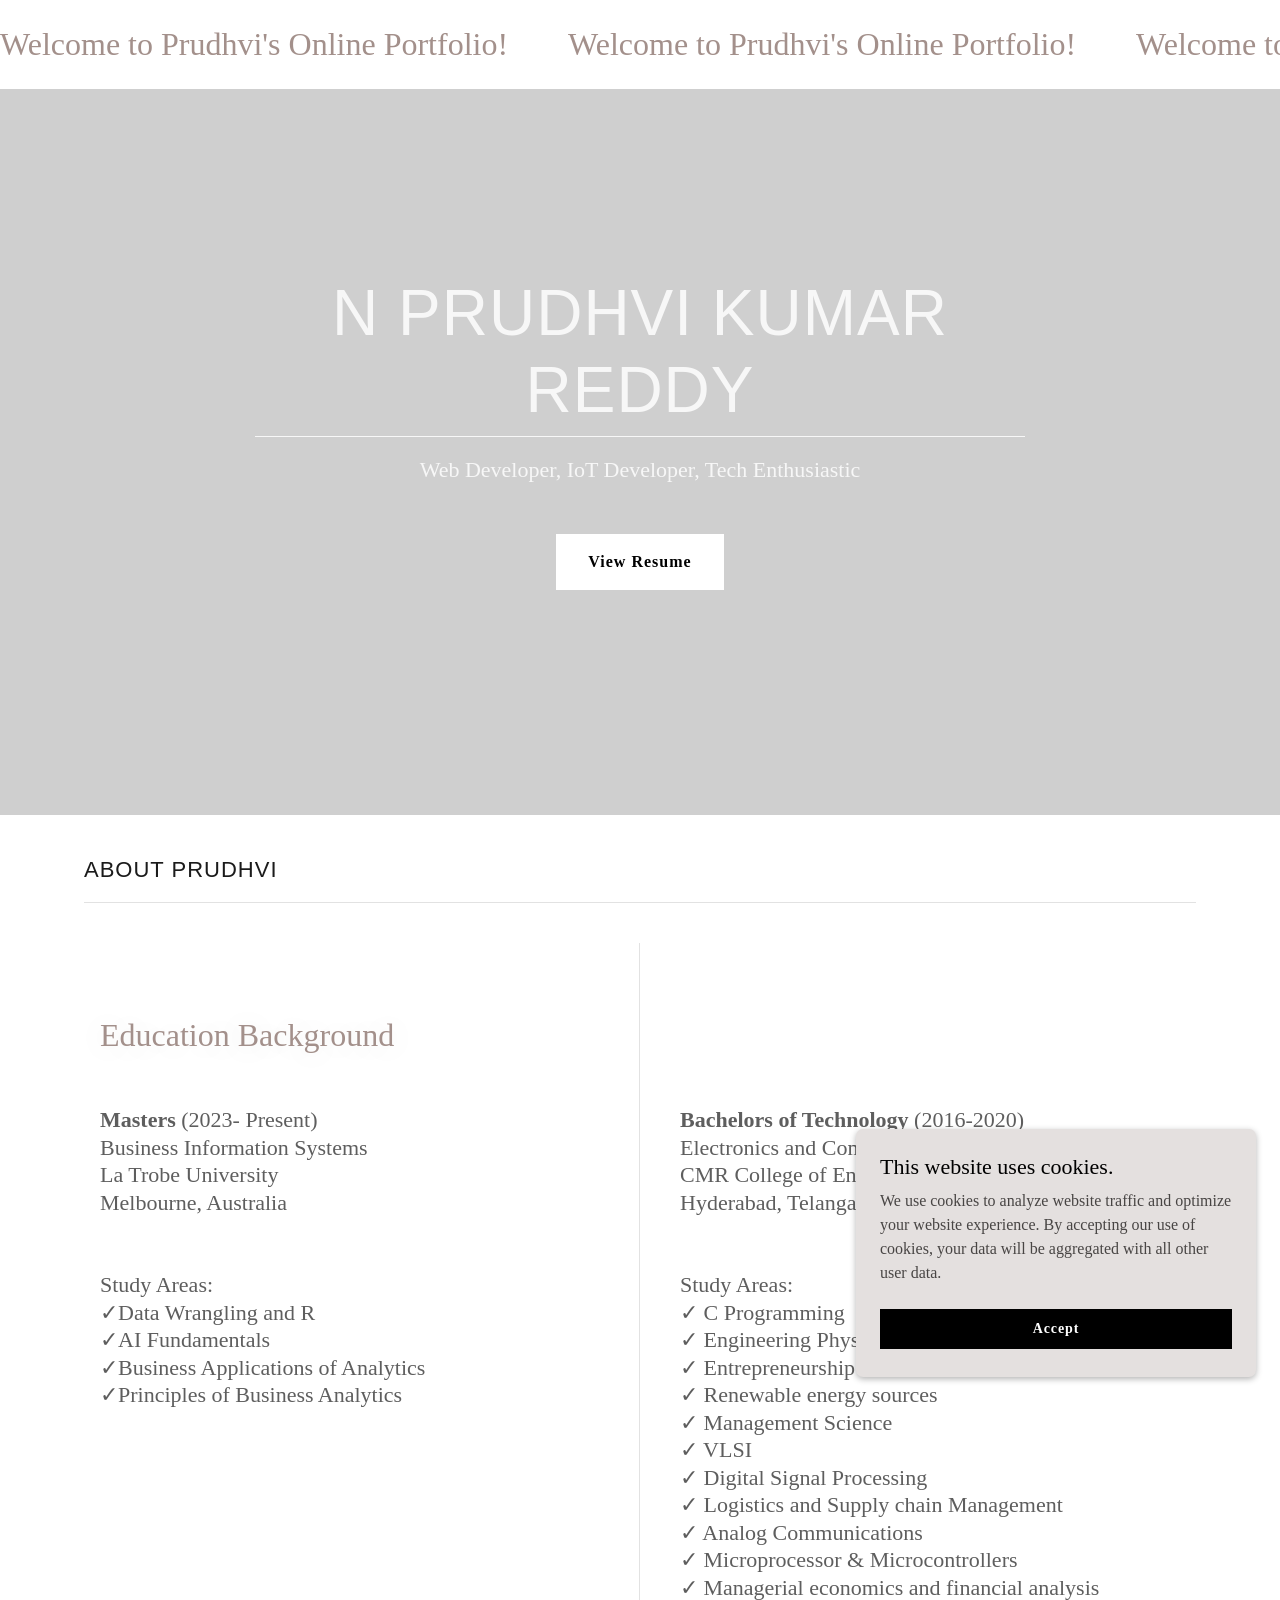
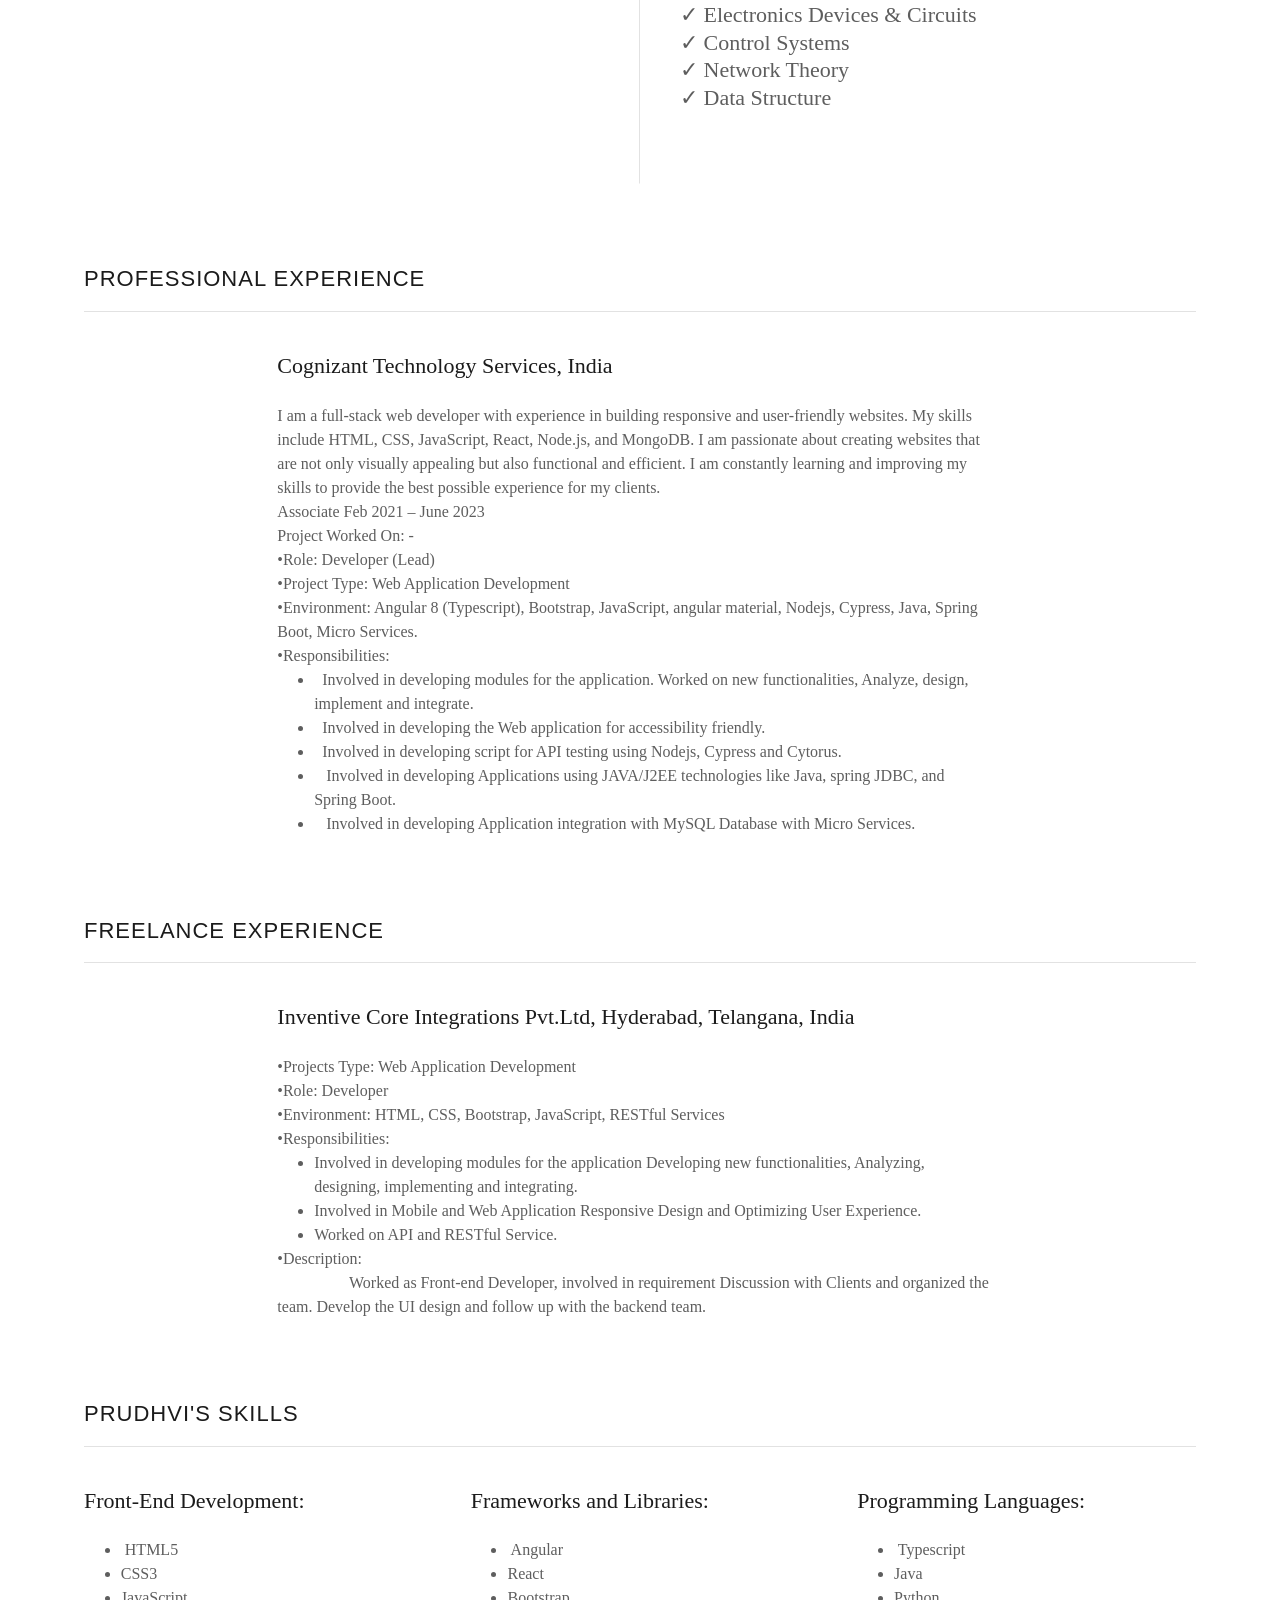
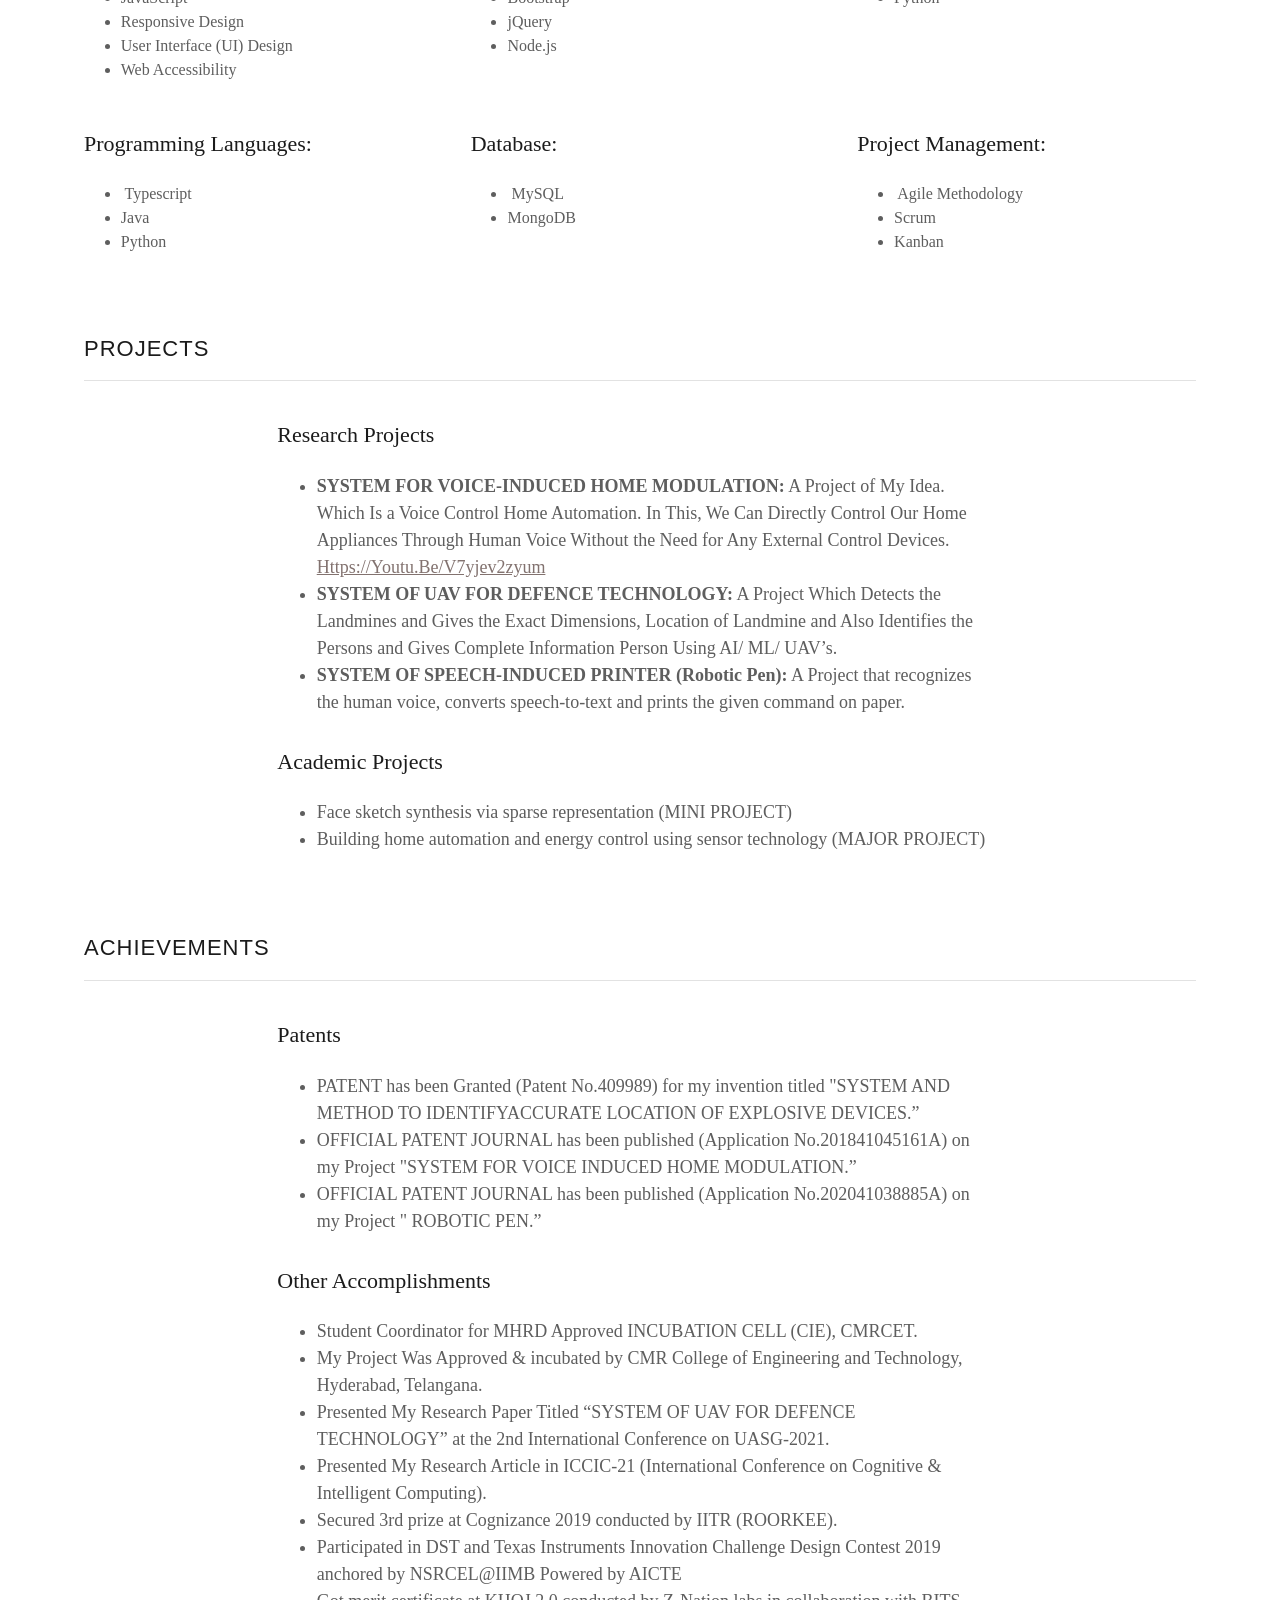
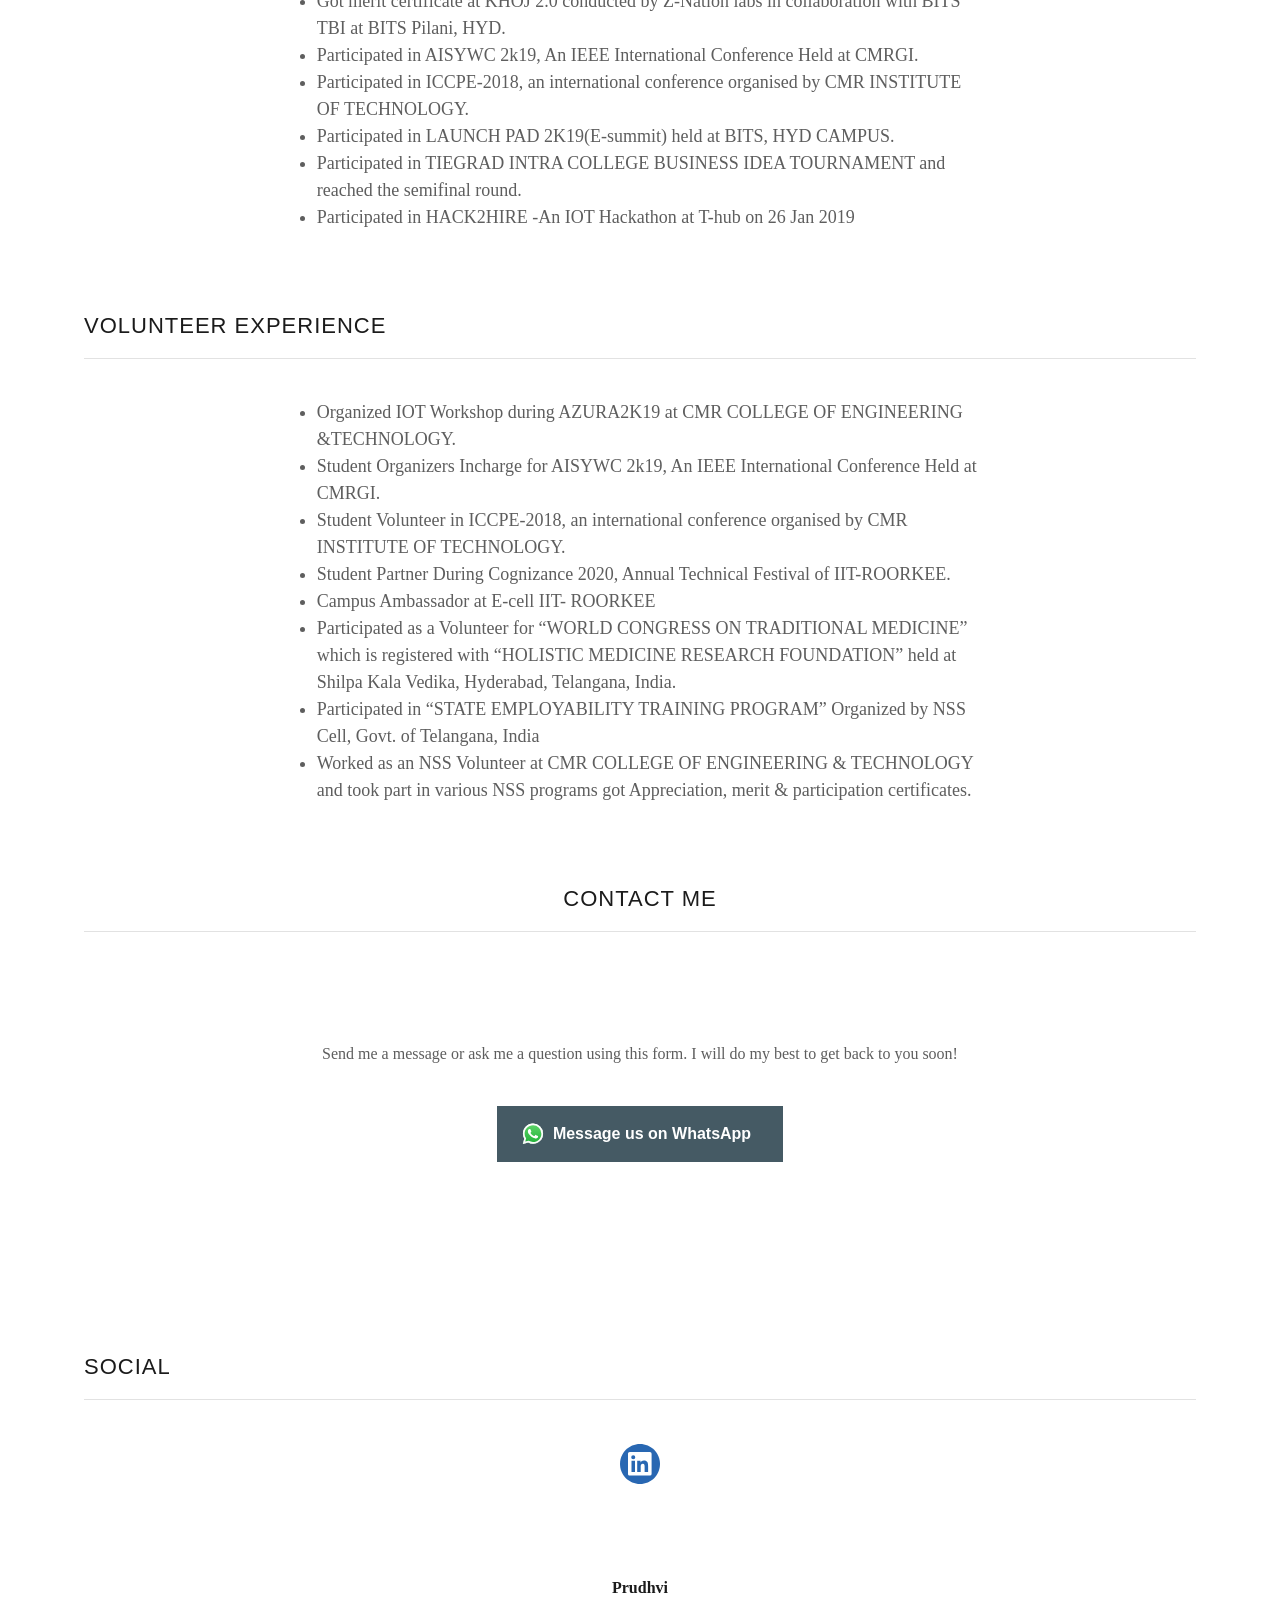
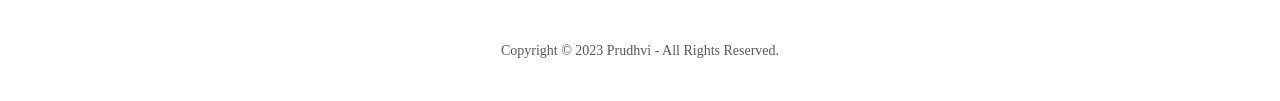
<file: Prudhvi_Resume.html>
<html lang="en-IN">

<head>
    <meta charset="utf-8">
    <meta http-equiv="X-UA-Compatible" content="IE=edge">
    <meta name="viewport" content="width=device-width, initial-scale=1">
    <title>Prudhvi</title>
    <meta name="author" content="Prudhvi">
    <meta name="generator" content="Starfield Technologies; Go Daddy Website Builder 8.0.0000">
    <link rel="manifest" href="/manifest.webmanifest">
    <link rel="apple-touch-icon" sizes="57x57"
        href="//img1.wsimg.com/isteam/ip/static/pwa-app/logo-default.png/:/rs=w:57,h:57,m">
    <link rel="apple-touch-icon" sizes="60x60"
        href="//img1.wsimg.com/isteam/ip/static/pwa-app/logo-default.png/:/rs=w:60,h:60,m">
    <link rel="apple-touch-icon" sizes="72x72"
        href="//img1.wsimg.com/isteam/ip/static/pwa-app/logo-default.png/:/rs=w:72,h:72,m">
    <link rel="apple-touch-icon" sizes="114x114"
        href="//img1.wsimg.com/isteam/ip/static/pwa-app/logo-default.png/:/rs=w:114,h:114,m">
    <link rel="apple-touch-icon" sizes="120x120"
        href="//img1.wsimg.com/isteam/ip/static/pwa-app/logo-default.png/:/rs=w:120,h:120,m">
    <link rel="apple-touch-icon" sizes="144x144"
        href="//img1.wsimg.com/isteam/ip/static/pwa-app/logo-default.png/:/rs=w:144,h:144,m">
    <link rel="apple-touch-icon" sizes="152x152"
        href="//img1.wsimg.com/isteam/ip/static/pwa-app/logo-default.png/:/rs=w:152,h:152,m">
    <link rel="apple-touch-icon" sizes="180x180"
        href="//img1.wsimg.com/isteam/ip/static/pwa-app/logo-default.png/:/rs=w:180,h:180,m">
    <meta property="og:url" content="https://nprudhvikumarreddy.com/">
    <meta property="og:site_name" content="Prudhvi">
    <meta property="og:title" content="Prudhvi">
    <meta property="og:description" content="Web Developer, IoT Developer, Tech Enthusiastic">
    <meta property="og:type" content="website">
    <meta property="og:image" content="https://img1.wsimg.com/isteam/stock/lbVYopE">
    <meta property="og:locale" content="en_IN">
    <meta name="twitter:card" content="summary">
    <meta name="twitter:title" content="Prudhvi">
    <meta name="twitter:description" content="N PRUDHVI KUMAR REDDY">
    <meta name="twitter:image" content="https://img1.wsimg.com/isteam/stock/lbVYopE">
    <meta name="twitter:image:alt" content="Prudhvi">
    <meta name="theme-color" content="#e4e0df">
    <style data-inline-fonts="">
        /* latin-ext */
        @font-face {
            font-family: 'Lato';
            font-style: normal;
            font-weight: 400;
            font-display: swap;
            src: url(https://img1.wsimg.com/gfonts/s/lato/v24/S6uyw4BMUTPHjxAwXiWtFCfQ7A.woff2) format('woff2');
            unicode-range: U+0100-02AF, U+0304, U+0308, U+0329, U+1E00-1E9F, U+1EF2-1EFF, U+2020, U+20A0-20AB, U+20AD-20CF, U+2113, U+2C60-2C7F, U+A720-A7FF;
        }

        /* latin */
        @font-face {
            font-family: 'Lato';
            font-style: normal;
            font-weight: 400;
            font-display: swap;
            src: url(https://img1.wsimg.com/gfonts/s/lato/v24/S6uyw4BMUTPHjx4wXiWtFCc.woff2) format('woff2');
            unicode-range: U+0000-00FF, U+0131, U+0152-0153, U+02BB-02BC, U+02C6, U+02DA, U+02DC, U+0304, U+0308, U+0329, U+2000-206F, U+2074, U+20AC, U+2122, U+2191, U+2193, U+2212, U+2215, U+FEFF, U+FFFD;
        }

        /* latin-ext */
        @font-face {
            font-family: 'Lato';
            font-style: normal;
            font-weight: 700;
            font-display: swap;
            src: url(https://img1.wsimg.com/gfonts/s/lato/v24/S6u9w4BMUTPHh6UVSwaPGQ3q5d0N7w.woff2) format('woff2');
            unicode-range: U+0100-02AF, U+0304, U+0308, U+0329, U+1E00-1E9F, U+1EF2-1EFF, U+2020, U+20A0-20AB, U+20AD-20CF, U+2113, U+2C60-2C7F, U+A720-A7FF;
        }

        /* latin */
        @font-face {
            font-family: 'Lato';
            font-style: normal;
            font-weight: 700;
            font-display: swap;
            src: url(https://img1.wsimg.com/gfonts/s/lato/v24/S6u9w4BMUTPHh6UVSwiPGQ3q5d0.woff2) format('woff2');
            unicode-range: U+0000-00FF, U+0131, U+0152-0153, U+02BB-02BC, U+02C6, U+02DA, U+02DC, U+0304, U+0308, U+0329, U+2000-206F, U+2074, U+20AC, U+2122, U+2191, U+2193, U+2212, U+2215, U+FEFF, U+FFFD;
        }

        /* latin */
        @font-face {
            font-family: 'Lusitana';
            font-style: normal;
            font-weight: 400;
            font-display: swap;
            src: url(https://img1.wsimg.com/gfonts/s/lusitana/v13/CSR84z9ShvucWzsMKyhdTOI.woff2) format('woff2');
            unicode-range: U+0000-00FF, U+0131, U+0152-0153, U+02BB-02BC, U+02C6, U+02DA, U+02DC, U+0304, U+0308, U+0329, U+2000-206F, U+2074, U+20AC, U+2122, U+2191, U+2193, U+2212, U+2215, U+FEFF, U+FFFD;
        }

        /* latin */
        @font-face {
            font-family: 'Lusitana';
            font-style: normal;
            font-weight: 700;
            font-display: swap;
            src: url(https://img1.wsimg.com/gfonts/s/lusitana/v13/CSR74z9ShvucWzsMKyDmafctaNY.woff2) format('woff2');
            unicode-range: U+0000-00FF, U+0131, U+0152-0153, U+02BB-02BC, U+02C6, U+02DA, U+02DC, U+0304, U+0308, U+0329, U+2000-206F, U+2074, U+20AC, U+2122, U+2191, U+2193, U+2212, U+2215, U+FEFF, U+FFFD;
        }
    </style>
    <style>
        .x {
            -ms-text-size-adjust: 100%;
            -webkit-text-size-adjust: 100%;
            -webkit-tap-highlight-color: rgba(0, 0, 0, 0);
            margin: 0;
            box-sizing: border-box
        }

        .x *,
        .x :after,
        .x :before {
            box-sizing: inherit
        }

        .x-el a[href^="mailto:"]:not(.x-el),
        .x-el a[href^="tel:"]:not(.x-el) {
            color: inherit;
            font-size: inherit;
            text-decoration: inherit
        }

        .x-el-article,
        .x-el-aside,
        .x-el-details,
        .x-el-figcaption,
        .x-el-figure,
        .x-el-footer,
        .x-el-header,
        .x-el-hgroup,
        .x-el-main,
        .x-el-menu,
        .x-el-nav,
        .x-el-section,
        .x-el-summary {
            display: block
        }

        .x-el-audio,
        .x-el-canvas,
        .x-el-progress,
        .x-el-video {
            display: inline-block;
            vertical-align: baseline
        }

        .x-el-audio:not([controls]) {
            display: none;
            height: 0
        }

        .x-el-template {
            display: none
        }

        .x-el-a {
            background-color: transparent;
            color: inherit
        }

        .x-el-a:active,
        .x-el-a:hover {
            outline: 0
        }

        .x-el-abbr[title] {
            border-bottom: 1px dotted
        }

        .x-el-b,
        .x-el-strong {
            font-weight: 700
        }

        .x-el-dfn {
            font-style: italic
        }

        .x-el-mark {
            background: #ff0;
            color: #000
        }

        .x-el-small {
            font-size: 80%
        }

        .x-el-sub,
        .x-el-sup {
            font-size: 75%;
            line-height: 0;
            position: relative;
            vertical-align: baseline
        }

        .x-el-sup {
            top: -.5em
        }

        .x-el-sub {
            bottom: -.25em
        }

        .x-el-img {
            vertical-align: middle;
            border: 0
        }

        .x-el-svg:not(:root) {
            overflow: hidden
        }

        .x-el-figure {
            margin: 0
        }

        .x-el-hr {
            box-sizing: content-box;
            height: 0
        }

        .x-el-pre {
            overflow: auto
        }

        .x-el-code,
        .x-el-kbd,
        .x-el-pre,
        .x-el-samp {
            font-family: monospace, monospace;
            font-size: 1em
        }

        .x-el-button,
        .x-el-input,
        .x-el-optgroup,
        .x-el-select,
        .x-el-textarea {
            color: inherit;
            font: inherit;
            margin: 0
        }

        .x-el-button {
            overflow: visible
        }

        .x-el-button,
        .x-el-select {
            text-transform: none
        }

        .x-el-button,
        .x-el-input[type=button],
        .x-el-input[type=reset],
        .x-el-input[type=submit] {
            -webkit-appearance: button;
            cursor: pointer
        }

        .x-el-button[disabled],
        .x-el-input[disabled] {
            cursor: default
        }

        .x-el-button::-moz-focus-inner,
        .x-el-input::-moz-focus-inner {
            border: 0;
            padding: 0
        }

        .x-el-input {
            line-height: normal
        }

        .x-el-input[type=checkbox],
        .x-el-input[type=radio] {
            box-sizing: border-box;
            padding: 0
        }

        .x-el-input[type=number]::-webkit-inner-spin-button,
        .x-el-input[type=number]::-webkit-outer-spin-button {
            height: auto
        }

        .x-el-input[type=search] {
            -webkit-appearance: textfield;
            box-sizing: content-box
        }

        .x-el-input[type=search]::-webkit-search-cancel-button,
        .x-el-input[type=search]::-webkit-search-decoration {
            -webkit-appearance: none
        }

        .x-el-textarea {
            border: 0
        }

        .x-el-fieldset {
            border: 1px solid silver;
            margin: 0 2px;
            padding: .35em .625em .75em
        }

        .x-el-legend {
            border: 0;
            padding: 0
        }

        .x-el-textarea {
            overflow: auto
        }

        .x-el-optgroup {
            font-weight: 700
        }

        .x-el-table {
            border-collapse: collapse;
            border-spacing: 0
        }

        .x-el-td,
        .x-el-th {
            padding: 0
        }

        .x {
            -webkit-font-smoothing: antialiased
        }

        .x-el-hr {
            border: 0
        }

        .x-el-fieldset,
        .x-el-input,
        .x-el-select,
        .x-el-textarea {
            margin-top: 0;
            margin-bottom: 0
        }

        .x-el-fieldset,
        .x-el-input[type=email],
        .x-el-input[type=text],
        .x-el-textarea {
            width: 100%
        }

        .x-el-label {
            vertical-align: middle
        }

        .x-el-input {
            border-style: none;
            padding: .5em;
            vertical-align: middle
        }

        .x-el-select:not([multiple]) {
            vertical-align: middle
        }

        .x-el-textarea {
            line-height: 1.75;
            padding: .5em
        }

        .x-el.d-none {
            display: none !important
        }

        .sideline-footer {
            margin-top: auto
        }

        .disable-scroll {
            touch-action: none;
            overflow: hidden;
            position: fixed;
            max-width: 100vw
        }

        @-webkit-keyframes loaderscale {
            0% {
                transform: scale(1);
                opacity: 1
            }

            45% {
                transform: scale(.1);
                opacity: .7
            }

            80% {
                transform: scale(1);
                opacity: 1
            }
        }

        @keyframes loaderscale {
            0% {
                transform: scale(1);
                opacity: 1
            }

            45% {
                transform: scale(.1);
                opacity: .7
            }

            80% {
                transform: scale(1);
                opacity: 1
            }
        }

        .x-loader svg {
            display: inline-block
        }

        .x-loader svg:first-child {
            -webkit-animation: loaderscale .75s cubic-bezier(.2, .68, .18, 1.08) -.24s infinite;
            animation: loaderscale .75s cubic-bezier(.2, .68, .18, 1.08) -.24s infinite
        }

        .x-loader svg:nth-child(2) {
            -webkit-animation: loaderscale .75s cubic-bezier(.2, .68, .18, 1.08) -.12s infinite;
            animation: loaderscale .75s cubic-bezier(.2, .68, .18, 1.08) -.12s infinite
        }

        .x-loader svg:nth-child(3) {
            -webkit-animation: loaderscale .75s cubic-bezier(.2, .68, .18, 1.08) 0s infinite;
            animation: loaderscale .75s cubic-bezier(.2, .68, .18, 1.08) 0s infinite
        }

        .x-icon>svg {
            transition: transform .33s ease-in-out
        }

        .x-icon>svg.rotate-90 {
            transform: rotate(-90deg)
        }

        .x-icon>svg.rotate90 {
            transform: rotate(90deg)
        }

        .x-icon>svg.rotate-180 {
            transform: rotate(-180deg)
        }

        .x-icon>svg.rotate180 {
            transform: rotate(180deg)
        }

        .x-rt ol,
        .x-rt ul {
            text-align: left
        }

        .x-rt p {
            margin: 0
        }

        .mte-inline-block {
            display: inline-block
        }

        @media only screen and (min-device-width:1025px) {

            :root select,
            _::-webkit-full-page-media,
            _:future {
                font-family: sans-serif !important
            }
        }
    </style>
    <style>
        /*
    Copyright (c) 2010-2011 by tyPoland Lukasz Dziedzic (team@latofonts.com) with Reserved Font Name "Lato". Licensed under the SIL Open Font License, Version 1.1.
    
    This Font Software is licensed under the SIL Open Font License, Version 1.1.
    This license is copied below, and is also available with a FAQ at: http://scripts.sil.org/OFL
    
    —————————————————————————————-
    SIL OPEN FONT LICENSE Version 1.1 - 26 February 2007
    —————————————————————————————-
    */

        /*
    Copyright (c) 2011 by Ana Paula Megda (www.anamegda.com|anapbm@gmail.com), with Reserved Font Name Lusitana.
    
    This Font Software is licensed under the SIL Open Font License, Version 1.1.
    This license is copied below, and is also available with a FAQ at: http://scripts.sil.org/OFL
    
    —————————————————————————————-
    SIL OPEN FONT LICENSE Version 1.1 - 26 February 2007
    —————————————————————————————-
    */
    </style>
    <style data-glamor="cxs-default-sheet">
        .x .c1-1 {
            letter-spacing: normal
        }

        .x .c1-2 {
            text-transform: none
        }

        .x .c1-3 {
            background-color: rgb(255, 255, 255)
        }

        .x .c1-4 {
            width: 100%
        }

        .x .c1-5>div {
            position: relative
        }

        .x .c1-6>div {
            overflow: hidden
        }

        .x .c1-7>div {
            margin-top: auto
        }

        .x .c1-8>div {
            margin-right: auto
        }

        .x .c1-9>div {
            margin-bottom: auto
        }

        .x .c1-a>div {
            margin-left: auto
        }

        .x .c1-b {
            font-family: 'Lusitana', Georgia, serif
        }

        .x .c1-c {
            font-size: 16px
        }

        .x .c1-h {
            padding-top: 40px
        }

        .x .c1-i {
            padding-bottom: 40px
        }

        .x .c1-j {
            overflow: hidden
        }

        .x .c1-k {
            padding: 0px !important
        }

        .x .c1-n {
            display: block
        }

        .x .c1-p {
            position: relative
        }

        .x .c1-q {
            flex-grow: 1
        }

        .x .c1-r {
            background-position: 50% 50%
        }

        .x .c1-s {
            display: flex
        }

        .x .c1-t {
            flex-direction: column
        }

        .x .c1-u {
            min-height: 500px
        }

        .x .c1-v {
            justify-content: flex-start
        }

        .x .c1-w {
            background-size: auto, cover
        }

        .x .c1-x {
            background-blend-mode: normal
        }

        .x .c1-y {
            background-repeat: no-repeat
        }

        .x .c1-z {
            text-shadow: none
        }

        .x .c1-1m {
            display: none
        }

        .x .c1-1n {
            align-items: center
        }

        .x .c1-1o {
            justify-content: center
        }

        .x .c1-1p {
            margin-top: 0px
        }

        .x .c1-1q {
            margin-bottom: 0px
        }

        .x .c1-1u {
            margin-left: 0px
        }

        .x .c1-1v {
            margin-right: 0px
        }

        .x .c1-1w {
            padding-left: 24px
        }

        .x .c1-1x {
            padding-right: 24px
        }

        .x .c1-1y {
            max-width: 100%
        }

        .x .c1-29 {
            flex-shrink: 0
        }

        .x .c1-2a {
            flex-basis: auto
        }

        .x .c1-2b {
            padding-top: 0px
        }

        .x .c1-2c {
            padding-bottom: 0px
        }

        .x .c1-2d {
            padding-left: 0px
        }

        .x .c1-2e {
            padding-right: 0px
        }

        .x .c1-2g {
            text-align: center
        }

        .x .c1-2h> :nth-child(n) {
            margin-bottom: 8px
        }

        .x .c1-2i> :last-child {
            margin-bottom: 0 !important
        }

        .x .c1-2s {
            width: inherit
        }

        .x .c1-2t {
            [object -object]: 0px
        }

        .x .c1-2v {
            word-wrap: break-word
        }

        .x .c1-2w {
            overflow-wrap: break-word
        }

        .x .c1-2x {
            line-height: 1.2
        }

        .x .c1-2y {
            letter-spacing: 1px
        }

        .x .c1-2z {
            text-transform: uppercase
        }

        .x .c1-30 {
            margin-left: auto
        }

        .x .c1-31 {
            margin-right: auto
        }

        .x .c1-32 {
            white-space: pre-line
        }

        .x .c1-33 {
            display: inline-block
        }

        .x .c1-34 {
            font-family: 'Lato', arial, sans-serif
        }

        .x .c1-35 {
            color: rgb(247, 247, 247)
        }

        .x .c1-36 {
            font-size: 40px
        }

        .x .c1-37 {
            font-weight: 400
        }

        .x .c1-3l {
            word-wrap: normal !important
        }

        .x .c1-3m {
            overflow-wrap: normal !important
        }

        .x .c1-3n {
            position: absolute
        }

        .x .c1-3o {
            width: auto
        }

        .x .c1-3p {
            visibility: hidden
        }

        .x .c1-3q {
            overflow: visible
        }

        .x .c1-3r {
            left: 0px
        }

        .x .c1-3s {
            font-size: 32px
        }

        .x .c1-3x {
            font-size: 28px
        }

        .x .c1-42 {
            line-height: 1.5
        }

        .x .c1-43 {
            max-width: 750px
        }

        .x .c1-44>p {
            margin-top: 0
        }

        .x .c1-45>p {
            margin-right: 0
        }

        .x .c1-46>p {
            margin-bottom: 0
        }

        .x .c1-47>p {
            margin-left: 0
        }

        .x .c1-48 {
            font-size: 22px
        }

        .x .c1-4g {
            letter-spacing: inherit
        }

        .x .c1-4h {
            text-transform: inherit
        }

        .x .c1-4i {
            font-size: inherit !important
        }

        .x .c1-4j {
            color: inherit
        }

        .x .c1-4k {
            font-weight: 700
        }

        .x .c1-4l {
            line-height: inherit
        }

        .x .c1-4m {
            font-weight: inherit
        }

        .x .c1-4n {
            font-style: italic
        }

        .x .c1-4o {
            text-decoration: line-through
        }

        .x .c1-4p {
            text-decoration: underline
        }

        .x .c1-4q {
            margin-top: 32px
        }

        .x .c1-4s {
            flex-wrap: wrap
        }

        .x .c1-4t {
            column-gap: 24px
        }

        .x .c1-4u {
            row-gap: 24px
        }

        .x .c1-4w {
            letter-spacing: 0.063em
        }

        .x .c1-4x {
            cursor: pointer
        }

        .x .c1-4y {
            border-style: none
        }

        .x .c1-4z {
            display: inline-flex
        }

        .x .c1-50 {
            text-decoration: none
        }

        .x .c1-51 {
            padding-left: 32px
        }

        .x .c1-52 {
            padding-right: 32px
        }

        .x .c1-53 {
            padding-top: 8px
        }

        .x .c1-54 {
            padding-bottom: 8px
        }

        .x .c1-55 {
            min-height: 56px
        }

        .x .c1-56 {
            border-radius: 0px
        }

        .x .c1-57 {
            color: rgb(0, 0, 0)
        }

        .x .c1-58:hover {
            background-color: rgb(233, 233, 233)
        }

        .x .c1-5b {
            padding: 0 !important
        }

        .x .c1-5d [data-scrolling="false"] {
            text-align: center
        }

        .x .c1-5e [data-scrolling="false"] [data-name="clones"] {
            display: none
        }

        .x .c1-5f [data-scrolling="true"] {
            overflow: hidden
        }

        .x .c1-5g [data-scrolling="true"] [data-name="banner"] {
            display: inline-block
        }

        .x .c1-5h [data-scrolling="true"] [data-name="banner"] {
            white-space: nowrap
        }

        .x .c1-5i [data-scrolling="true"] [data-name="banner"] {
            transform-style: preserve-3d
        }

        .x .c1-5j [data-scrolling="true"] [data-name="banner"] {
            -webkit-backface-visibility: hidden
        }

        .x .c1-5k [data-scrolling="true"] [data-name="banner"] {
            animation: scrollingMarquee 55s linear forwards infinite
        }

        .x .c1-5l [data-scrolling="true"] [data-name="banner"] {
            font-size: 0px
        }

        .x .c1-5m [data-scrolling="true"] [data-name="banner"] {
            margin-bottom: 1px
        }

        .x .c1-5n [data-scrolling="true"] [data-name="content"] {
            display: inline-block
        }

        .x .c1-5o [data-scrolling="true"] [data-name="content"] {
            white-space: nowrap
        }

        .x .c1-5p [data-scrolling="true"] [data-name="content"] {
            transform-style: preserve-3d
        }

        .x .c1-5q [data-scrolling="true"] [data-name="content"] {
            -webkit-backface-visibility: hidden
        }

        .x .c1-5r [data-scrolling="true"] [data-name="content"] {
            padding-right: 56px
        }

        .x .c1-5s [data-scrolling="true"] [data-name="clones"] {
            display: inline-block
        }

        .x .c1-5t [data-scrolling="true"] [data-name="clones"] {
            white-space: nowrap
        }

        .x .c1-5u [data-scrolling="true"]:hover>div {
            animation-play-state: paused
        }

        .x .c1-5v {
            padding-top: 24px
        }

        .x .c1-5w {
            padding-bottom: 24px
        }

        .x .c1-5x {
            line-height: 1.25
        }

        .x .c1-5y {
            color: rgb(163, 144, 139)
        }

        .x .c1-5z {
            line-height: 1.4
        }

        .x .c1-60 {
            margin-bottom: 40px
        }

        .x .c1-61 {
            text-align: left
        }

        .x .c1-62 {
            color: rgb(27, 27, 27)
        }

        .x .c1-63 {
            font-size: unset
        }

        .x .c1-64 {
            font-family: unset
        }

        .x .c1-65 {
            letter-spacing: unset
        }

        .x .c1-66 {
            text-transform: unset
        }

        .x .c1-67 {
            border-color: rgb(226, 226, 226)
        }

        .x .c1-68 {
            border-bottom-width: 1px
        }

        .x .c1-69 {
            border-style: solid
        }

        .x .c1-6a {
            margin-top: 16px
        }

        .x .c1-6b {
            margin-bottom: 0px !important
        }

        .x .c1-6g {
            box-sizing: border-box
        }

        .x .c1-6h {
            flex-direction: row
        }

        .x .c1-6i {
            margin-right: -12px
        }

        .x .c1-6j {
            margin-bottom: -24px
        }

        .x .c1-6k {
            margin-left: -12px
        }

        .x .c1-6p {
            flex-shrink: 1
        }

        .x .c1-6q {
            flex-basis: 100%
        }

        .x .c1-6r {
            padding-right: 12px
        }

        .x .c1-6s {
            padding-left: 12px
        }

        .x .c1-6t {
            min-height: 16em
        }

        .x .c1-70 {
            align-items: flex-start
        }

        .x .c1-71>* {
            max-width: 100%
        }

        .x .c1-72> :nth-child(n) {
            margin-bottom: 24px
        }

        .x .c1-73 {
            height: 100%
        }

        .x .c1-74 {
            background-size: cover
        }

        .x .c1-75 {
            padding-left: 40px
        }

        .x .c1-76 {
            padding-right: 40px
        }

        .x .c1-77 {
            padding-top: 72px
        }

        .x .c1-78 {
            padding-bottom: 72px
        }

        .x .c1-79 {
            border-bottom-style: solid
        }

        .x .c1-7h {
            text-shadow: 0px 2px 30px rgba(0, 0, 0, 0.12)
        }

        .x .c1-7i> :nth-child(n) {
            margin-bottom: 0px
        }

        .x .c1-7k {
            top: 0px
        }

        .x .c1-7m {
            margin-bottom: 24px
        }

        .x .c1-7p {
            color: rgb(94, 94, 94)
        }

        .x .c1-7q {
            border-color: transparent
        }

        .x .c1-7u {
            order:
        }

        .x .c1-7w {
            order: 1
        }

        .x .c1-84>p>ol {
            text-align: left
        }

        .x .c1-85>p>ol {
            display: block
        }

        .x .c1-86>p>ol {
            padding-left: 1.3em
        }

        .x .c1-87>p>ol {
            margin-left: 16px
        }

        .x .c1-88>p>ol {
            margin-right: 16px
        }

        .x .c1-89>p>ol {
            margin-top: auto
        }

        .x .c1-8a>p>ol {
            margin-bottom: auto
        }

        .x .c1-8b>p>ul {
            text-align: left
        }

        .x .c1-8c>p>ul {
            display: block
        }

        .x .c1-8d>p>ul {
            padding-left: 1.3em
        }

        .x .c1-8e>p>ul {
            margin-left: 16px
        }

        .x .c1-8f>p>ul {
            margin-right: 16px
        }

        .x .c1-8g>p>ul {
            margin-top: auto
        }

        .x .c1-8h>p>ul {
            margin-bottom: auto
        }

        .x .c1-8i>ul {
            text-align: left
        }

        .x .c1-8j>ul {
            display: block
        }

        .x .c1-8k>ul {
            padding-left: 1.3em
        }

        .x .c1-8l>ul {
            margin-left: 16px
        }

        .x .c1-8m>ul {
            margin-right: 16px
        }

        .x .c1-8n>ul {
            margin-top: auto
        }

        .x .c1-8o>ul {
            margin-bottom: auto
        }

        .x .c1-8p>ol {
            text-align: left
        }

        .x .c1-8q>ol {
            display: block
        }

        .x .c1-8r>ol {
            padding-left: 1.3em
        }

        .x .c1-8s>ol {
            margin-left: 16px
        }

        .x .c1-8t>ol {
            margin-right: 16px
        }

        .x .c1-8u>ol {
            margin-top: auto
        }

        .x .c1-8v>ol {
            margin-bottom: auto
        }

        .x .c1-8z> :nth-child(n) {
            margin-bottom: 32px
        }

        .x .c1-90 {
            font-size: 18px
        }

        .x .c1-95 {
            display: inline
        }

        .x .c1-96 {
            color: rgb(130, 114, 111)
        }

        .x .c1-97:hover {
            color: rgb(77, 69, 67)
        }

        .x .c1-98:active {
            color: rgb(53, 47, 45)
        }

        .x .c1-99 {
            padding-left: 0 !important
        }

        .x .c1-9a {
            padding-right: 0 !important
        }

        .x .c1-9e {
            min-height: 300px
        }

        .x .c1-9f {
            color: rgb(255, 255, 255)
        }

        .x .c1-9g {
            font-family: Helvetica Neue, Helvetica, Arial, sans-serif
        }

        .x .c1-9h {
            background-color: rgb(69, 90, 100)
        }

        .x .c1-9i {
            border-top: 0
        }

        .x .c1-9j {
            border-right: 0
        }

        .x .c1-9k {
            border-bottom: 0
        }

        .x .c1-9l {
            border-left: 0
        }

        .x .c1-9m {
            max-width: 88%
        }

        .x .c1-9n>span {
            color: rgb(255, 255, 255)
        }

        .x .c1-9o {
            border-top-width: 0px
        }

        .x .c1-9p {
            border-right-width: 0px
        }

        .x .c1-9q {
            border-bottom-width: 0px
        }

        .x .c1-9r {
            border-left-width: 0px
        }

        .x .c1-9s:hover {
            background-color: rgb(79, 102, 114)
        }

        .x .c1-9t:hover:after {
            display: none
        }

        .x .c1-9u:after {
            display: none
        }

        .x .c1-9v:active {
            background-color: rgb(69, 90, 100)
        }

        .x .c1-a2 {
            margin-left: -8px
        }

        .x .c1-a3 {
            width: 24px
        }

        .x .c1-a4 {
            height: 24px
        }

        .x .c1-a5 {
            top: 50%
        }

        .x .c1-a6 {
            right: auto
        }

        .x .c1-a7 {
            line-height: 0
        }

        .x .c1-a8 {
            transform: translateY(-50%)
        }

        .x .c1-a9>img {
            display: block
        }

        .x .c1-aa {
            vertical-align: middle
        }

        .x .c1-ab {
            margin-left: calc(24px + 8px)
        }

        .x .c1-ac {
            padding-left: none
        }

        .x .c1-ad {
            padding-right: none
        }

        .x .c1-ae {
            row-gap: 0px
        }

        .x .c1-af {
            column-gap: 0px
        }

        .x .c1-ag [data-typography] {
            color: inherit
        }

        .x .c1-ah {
            margin-left: 8px
        }

        .x .c1-ai {
            margin-right: 8px
        }

        .x .c1-aj {
            margin-bottom: 8px
        }

        .x .c1-at {
            margin-bottom: 16px
        }

        .x .c1-aw {
            color: rgb(89, 89, 89)
        }

        .x .c1-ax {
            font-size: 14px
        }

        .x .c1-b3 {
            margin-top: 8px
        }

        .x .c1-b5 {
            position: fixed
        }

        .x .c1-b6 {
            right: 24px
        }

        .x .c1-b7 {
            bottom: 24px
        }

        .x .c1-b8 {
            z-index: 9999
        }

        .x .c1-b9 {
            width: 65px
        }

        .x .c1-ba {
            height: 65px
        }

        .x .c1-bc {
            border-radius: 50%
        }

        .x .c1-bd {
            background-color: rgb(228, 224, 223)
        }

        .x .c1-be {
            box-shadow: 0px 3px 18px rgba(0, 0, 0, 0.25)
        }

        .x .c1-bf {
            transform: translateZ(0)
        }

        .x .c1-bg {
            color: rgb(27, 26, 26)
        }

        .x .c1-bh {
            right: 0px
        }

        .x .c1-bi {
            z-index: 10000
        }

        .x .c1-bj {
            height: auto
        }

        .x .c1-bk {
            overflow-y: auto
        }

        .x .c1-bl {
            transition: all 1s ease-in
        }

        .x .c1-bm {
            box-shadow: 0 2px 6px 0px rgba(0, 0, 0, 0.3)
        }

        .x .c1-bn {
            contain: content
        }

        .x .c1-bo {
            bottom: -500px
        }

        .x .c1-bw {
            max-height: 300px
        }

        .x .c1-bx {
            color: rgb(72, 69, 68)
        }

        .x .c1-bz {
            justify-content: space-between
        }

        .x .c1-c0 {
            margin-top: 24px
        }

        .x .c1-c1 {
            margin-bottom: 4px
        }

        .x .c1-c2 {
            word-break: break-word
        }

        .x .c1-c3 {
            flex-basis: 50%
        }

        .x .c1-c4 {
            padding-left: 16px
        }

        .x .c1-c5 {
            padding-right: 16px
        }

        .x .c1-c6 {
            padding-top: 4px
        }

        .x .c1-c7 {
            padding-bottom: 4px
        }

        .x .c1-c8 {
            min-height: 40px
        }

        .x .c1-c9 {
            background-color: rgb(0, 0, 0)
        }

        .x .c1-ca:nth-child(2) {
            margin-left: 24px
        }

        .x .c1-cb:hover {
            background-color: rgb(16, 15, 15)
        }
    </style>
    <style data-glamor="cxs-media-sheet">
        @media (max-width: 450px) {
            .x .c1-10 {
                background-image: linear-gradient(to bottom, rgba(0, 0, 0, 0.19) 0%, rgba(0, 0, 0, 0.19) 100%), url("//img1.wsimg.com/isteam/stock/lbVYopE/:/cr=t:0%25,l:0.11%25,w:99.78%25,h:100%25/rs=w:450,m")
            }
        }

        @media (max-width: 450px) and (-webkit-min-device-pixel-ratio: 2),
        (max-width: 450px) and (min-resolution: 192dpi) {
            .x .c1-11 {
                background-image: linear-gradient(to bottom, rgba(0, 0, 0, 0.19) 0%, rgba(0, 0, 0, 0.19) 100%), url("//img1.wsimg.com/isteam/stock/lbVYopE/:/cr=t:0%25,l:0.11%25,w:99.78%25,h:100%25/rs=w:900,m")
            }
        }

        @media (max-width: 450px) and (-webkit-min-device-pixel-ratio: 3),
        (max-width: 450px) and (min-resolution: 288dpi) {
            .x .c1-12 {
                background-image: linear-gradient(to bottom, rgba(0, 0, 0, 0.19) 0%, rgba(0, 0, 0, 0.19) 100%), url("//img1.wsimg.com/isteam/stock/lbVYopE/:/cr=t:0%25,l:0.11%25,w:99.78%25,h:100%25/rs=w:1350,m")
            }
        }

        @media (min-width: 451px) and (max-width: 767px) {
            .x .c1-13 {
                background-image: linear-gradient(to bottom, rgba(0, 0, 0, 0.19) 0%, rgba(0, 0, 0, 0.19) 100%), url("//img1.wsimg.com/isteam/stock/lbVYopE/:/cr=t:0%25,l:0.11%25,w:99.78%25,h:100%25/rs=w:767,m")
            }
        }

        @media (min-width: 451px) and (max-width: 767px) and (-webkit-min-device-pixel-ratio: 2),
        (min-width: 451px) and (max-width: 767px) and (min-resolution: 192dpi) {
            .x .c1-14 {
                background-image: linear-gradient(to bottom, rgba(0, 0, 0, 0.19) 0%, rgba(0, 0, 0, 0.19) 100%), url("//img1.wsimg.com/isteam/stock/lbVYopE/:/cr=t:0%25,l:0.11%25,w:99.78%25,h:100%25/rs=w:1534,m")
            }
        }

        @media (min-width: 451px) and (max-width: 767px) and (-webkit-min-device-pixel-ratio: 3),
        (min-width: 451px) and (max-width: 767px) and (min-resolution: 288dpi) {
            .x .c1-15 {
                background-image: linear-gradient(to bottom, rgba(0, 0, 0, 0.19) 0%, rgba(0, 0, 0, 0.19) 100%), url("//img1.wsimg.com/isteam/stock/lbVYopE/:/cr=t:0%25,l:0.11%25,w:99.78%25,h:100%25/rs=w:2301,m")
            }
        }

        @media (min-width: 768px) and (max-width: 1023px) {
            .x .c1-16 {
                background-image: linear-gradient(to bottom, rgba(0, 0, 0, 0.19) 0%, rgba(0, 0, 0, 0.19) 100%), url("//img1.wsimg.com/isteam/stock/lbVYopE/:/cr=t:0%25,l:0.11%25,w:99.78%25,h:100%25/rs=w:1023,m")
            }
        }

        @media (min-width: 768px) and (max-width: 1023px) and (-webkit-min-device-pixel-ratio: 2),
        (min-width: 768px) and (max-width: 1023px) and (min-resolution: 192dpi) {
            .x .c1-17 {
                background-image: linear-gradient(to bottom, rgba(0, 0, 0, 0.19) 0%, rgba(0, 0, 0, 0.19) 100%), url("//img1.wsimg.com/isteam/stock/lbVYopE/:/cr=t:0%25,l:0.11%25,w:99.78%25,h:100%25/rs=w:2046,m")
            }
        }

        @media (min-width: 768px) and (max-width: 1023px) and (-webkit-min-device-pixel-ratio: 3),
        (min-width: 768px) and (max-width: 1023px) and (min-resolution: 288dpi) {
            .x .c1-18 {
                background-image: linear-gradient(to bottom, rgba(0, 0, 0, 0.19) 0%, rgba(0, 0, 0, 0.19) 100%), url("//img1.wsimg.com/isteam/stock/lbVYopE/:/cr=t:0%25,l:0.11%25,w:99.78%25,h:100%25/rs=w:3069,m")
            }
        }

        @media (min-width: 1024px) and (max-width: 1279px) {
            .x .c1-19 {
                background-image: linear-gradient(to bottom, rgba(0, 0, 0, 0.19) 0%, rgba(0, 0, 0, 0.19) 100%), url("//img1.wsimg.com/isteam/stock/lbVYopE/:/cr=t:0%25,l:0.11%25,w:99.78%25,h:100%25/rs=w:1279,m")
            }
        }

        @media (min-width: 1024px) and (max-width: 1279px) and (-webkit-min-device-pixel-ratio: 2),
        (min-width: 1024px) and (max-width: 1279px) and (min-resolution: 192dpi) {
            .x .c1-1a {
                background-image: linear-gradient(to bottom, rgba(0, 0, 0, 0.19) 0%, rgba(0, 0, 0, 0.19) 100%), url("//img1.wsimg.com/isteam/stock/lbVYopE/:/cr=t:0%25,l:0.11%25,w:99.78%25,h:100%25/rs=w:2558,m")
            }
        }

        @media (min-width: 1024px) and (max-width: 1279px) and (-webkit-min-device-pixel-ratio: 3),
        (min-width: 1024px) and (max-width: 1279px) and (min-resolution: 288dpi) {
            .x .c1-1b {
                background-image: linear-gradient(to bottom, rgba(0, 0, 0, 0.19) 0%, rgba(0, 0, 0, 0.19) 100%), url("//img1.wsimg.com/isteam/stock/lbVYopE/:/cr=t:0%25,l:0.11%25,w:99.78%25,h:100%25/rs=w:3837,m")
            }
        }

        @media (min-width: 1280px) and (max-width: 1535px) {
            .x .c1-1c {
                background-image: linear-gradient(to bottom, rgba(0, 0, 0, 0.19) 0%, rgba(0, 0, 0, 0.19) 100%), url("//img1.wsimg.com/isteam/stock/lbVYopE/:/cr=t:0%25,l:0.11%25,w:99.78%25,h:100%25/rs=w:1535,m")
            }
        }

        @media (min-width: 1280px) and (max-width: 1535px) and (-webkit-min-device-pixel-ratio: 2),
        (min-width: 1280px) and (max-width: 1535px) and (min-resolution: 192dpi) {
            .x .c1-1d {
                background-image: linear-gradient(to bottom, rgba(0, 0, 0, 0.19) 0%, rgba(0, 0, 0, 0.19) 100%), url("//img1.wsimg.com/isteam/stock/lbVYopE/:/cr=t:0%25,l:0.11%25,w:99.78%25,h:100%25/rs=w:3070,m")
            }
        }

        @media (min-width: 1280px) and (max-width: 1535px) and (-webkit-min-device-pixel-ratio: 3),
        (min-width: 1280px) and (max-width: 1535px) and (min-resolution: 288dpi) {
            .x .c1-1e {
                background-image: linear-gradient(to bottom, rgba(0, 0, 0, 0.19) 0%, rgba(0, 0, 0, 0.19) 100%), url("//img1.wsimg.com/isteam/stock/lbVYopE/:/cr=t:0%25,l:0.11%25,w:99.78%25,h:100%25/rs=w:4605,m")
            }
        }

        @media (min-width: 1536px) and (max-width: 1920px) {
            .x .c1-1f {
                background-image: linear-gradient(to bottom, rgba(0, 0, 0, 0.19) 0%, rgba(0, 0, 0, 0.19) 100%), url("//img1.wsimg.com/isteam/stock/lbVYopE/:/cr=t:0%25,l:0.11%25,w:99.78%25,h:100%25/rs=w:1920,m")
            }
        }

        @media (min-width: 1536px) and (max-width: 1920px) and (-webkit-min-device-pixel-ratio: 2),
        (min-width: 1536px) and (max-width: 1920px) and (min-resolution: 192dpi) {
            .x .c1-1g {
                background-image: linear-gradient(to bottom, rgba(0, 0, 0, 0.19) 0%, rgba(0, 0, 0, 0.19) 100%), url("//img1.wsimg.com/isteam/stock/lbVYopE/:/cr=t:0%25,l:0.11%25,w:99.78%25,h:100%25/rs=w:3840,m")
            }
        }

        @media (min-width: 1536px) and (max-width: 1920px) and (-webkit-min-device-pixel-ratio: 3),
        (min-width: 1536px) and (max-width: 1920px) and (min-resolution: 288dpi) {
            .x .c1-1h {
                background-image: linear-gradient(to bottom, rgba(0, 0, 0, 0.19) 0%, rgba(0, 0, 0, 0.19) 100%), url("//img1.wsimg.com/isteam/stock/lbVYopE/:/cr=t:0%25,l:0.11%25,w:99.78%25,h:100%25/rs=w:5760,m")
            }
        }

        @media (min-width: 1921px) {
            .x .c1-1i {
                background-image: linear-gradient(to bottom, rgba(0, 0, 0, 0.19) 0%, rgba(0, 0, 0, 0.19) 100%), url("//img1.wsimg.com/isteam/stock/lbVYopE/:/cr=t:0%25,l:0.11%25,w:99.78%25,h:100%25/rs=w:100%25")
            }
        }

        @media (min-width: 1921px) and (-webkit-min-device-pixel-ratio: 2),
        (min-width: 1921px) and (min-resolution: 192dpi) {
            .x .c1-1j {
                background-image: linear-gradient(to bottom, rgba(0, 0, 0, 0.19) 0%, rgba(0, 0, 0, 0.19) 100%), url("//img1.wsimg.com/isteam/stock/lbVYopE/:/cr=t:0%25,l:0.11%25,w:99.78%25,h:100%25/rs=w:100%25")
            }
        }

        @media (min-width: 1921px) and (-webkit-min-device-pixel-ratio: 3),
        (min-width: 1921px) and (min-resolution: 288dpi) {
            .x .c1-1k {
                background-image: linear-gradient(to bottom, rgba(0, 0, 0, 0.19) 0%, rgba(0, 0, 0, 0.19) 100%), url("//img1.wsimg.com/isteam/stock/lbVYopE/:/cr=t:0%25,l:0.11%25,w:99.78%25,h:100%25/rs=w:100%25")
            }
        }
    </style>
    <style data-glamor="cxs-xs-sheet">
        @media (max-width: 767px) {
            .x .c1-l {
                padding-top: 40px
            }
        }

        @media (max-width: 767px) {
            .x .c1-m {
                padding-bottom: 40px
            }
        }

        @media (max-width: 767px) {
            .x .c1-2j:last-child {
                margin-bottom: 32px
            }
        }

        @media (max-width: 767px) {
            .x .c1-38 {
                border-bottom-style: solid
            }
        }

        @media (max-width: 767px) {
            .x .c1-39 {
                border-bottom-width: 1px
            }
        }

        @media (max-width: 767px) {
            .x .c1-3a {
                border-color: rgb(247, 247, 247)
            }
        }

        @media (max-width: 767px) {
            .x .c1-3b {
                padding-bottom: 16px
            }
        }

        @media (max-width: 767px) {
            .x .c1-49 {
                max-width: 100%
            }
        }

        @media (max-width: 767px) {
            .x .c1-4a {
                margin-left: 0px
            }
        }

        @media (max-width: 767px) {
            .x .c1-4b {
                margin-right: 0px
            }
        }

        @media (max-width: 767px) {
            .x .c1-4v {
                flex-direction: column
            }
        }

        @media (max-width: 767px) {
            .x .c1-5c {
                padding: 0 !important
            }
        }

        @media (max-width: 767px) {
            .x .c1-6c> :nth-child(n) {
                margin-bottom: 24px
            }
        }

        @media (max-width: 767px) {
            .x .c1-6d> :last-child {
                margin-bottom: 0 !important
            }
        }

        @media (max-width: 767px) {
            .x .c1-9b [data-ux="GridCell"]:last-child {
                order: -1
            }
        }

        @media (max-width: 767px) {
            .x .c1-9w {
                padding-left: 16px
            }
        }

        @media (max-width: 767px) {
            .x .c1-9x {
                padding-right: 16px
            }
        }

        @media (max-width: 767px) {
            .x .c1-as {
                padding-bottom: 32px
            }
        }
    </style>
    <style data-glamor="cxs-sm-sheet">
        @media (min-width: 768px) {
            .x .c1-d {
                font-size: 16px
            }
        }

        @media (min-width: 768px) {
            .x .c1-1z {
                width: 100%
            }
        }

        @media (min-width: 768px) {
            .x .c1-2k {
                padding-left: 32px
            }
        }

        @media (min-width: 768px) {
            .x .c1-3c {
                font-size: 48px
            }
        }

        @media (min-width: 768px) {
            .x .c1-3t {
                font-size: 38px
            }
        }

        @media (min-width: 768px) {
            .x .c1-3y {
                font-size: 30px
            }
        }

        @media (min-width: 768px) {
            .x .c1-4c {
                font-size: 22px
            }
        }

        @media (min-width: 768px) {
            .x .c1-59 {
                width: auto
            }
        }

        @media (min-width: 768px) {
            .x .c1-6e {
                margin-left: 0px
            }
        }

        @media (min-width: 768px) {
            .x .c1-6f {
                margin-right: 0px
            }
        }

        @media (min-width: 768px) {
            .x .c1-6l {
                margin-top: 0
            }
        }

        @media (min-width: 768px) {
            .x .c1-6m {
                margin-right: -24px
            }
        }

        @media (min-width: 768px) {
            .x .c1-6n {
                margin-bottom: -48px
            }
        }

        @media (min-width: 768px) {
            .x .c1-6o {
                margin-left: -24px
            }
        }

        @media (min-width: 768px) {
            .x .c1-6u {
                flex-basis: 50%
            }
        }

        @media (min-width: 768px) {
            .x .c1-6v {
                max-width: 50%
            }
        }

        @media (min-width: 768px) {
            .x .c1-6w {
                padding-top: 0px
            }
        }

        @media (min-width: 768px) {
            .x .c1-6x {
                padding-right: 0px
            }
        }

        @media (min-width: 768px) {
            .x .c1-6y {
                padding-bottom: 0px
            }
        }

        @media (min-width: 768px) {
            .x .c1-6z {
                padding-left: 0px
            }
        }

        @media (min-width: 768px) and (max-width: 1023px) {
            .x .c1-7j {
                display: block
            }
        }

        @media (min-width: 768px) {
            .x .c1-7l {
                position: absolute
            }
        }

        @media (min-width: 768px) and (max-width: 1023px) {
            .x .c1-7o {
                position: relative
            }
        }

        @media (min-width: 768px) {
            .x .c1-7v {
                margin-bottom: 0
            }
        }

        @media (min-width: 768px) {
            .x .c1-7x {
                flex-basis: 83.33333333333334%
            }
        }

        @media (min-width: 768px) {
            .x .c1-7y {
                max-width: 83.33333333333334%
            }
        }

        @media (min-width: 768px) {
            .x .c1-7z {
                padding-right: 24px
            }
        }

        @media (min-width: 768px) {
            .x .c1-80 {
                padding-left: 24px
            }
        }

        @media (min-width: 768px) {
            .x .c1-8w {
                padding-bottom: 48px
            }
        }

        @media (min-width: 768px) {
            .x .c1-91 {
                font-size: 18px
            }
        }

        @media (min-width: 768px) and (max-width: 1023px) {
            .x .c1-9c [data-ux="GridCell"]:last-child {
                order: -1
            }
        }

        @media (min-width: 768px) {
            .x .c1-ak {
                margin-left: 16px
            }
        }

        @media (min-width: 768px) {
            .x .c1-al {
                margin-right: 16px
            }
        }

        @media (min-width: 768px) {
            .x .c1-ay {
                font-size: 14px
            }
        }

        @media (min-width: 768px) {
            .x .c1-bp {
                width: 400px
            }
        }

        @media (min-width: 768px) {
            .x .c1-bq {
                max-height: 500px
            }
        }

        @media (min-width: 768px) {
            .x .c1-br {
                border-radius: 7px
            }
        }

        @media (min-width: 768px) {
            .x .c1-bs {
                margin-top: 24px
            }
        }

        @media (min-width: 768px) {
            .x .c1-bt {
                margin-right: 24px
            }
        }

        @media (min-width: 768px) {
            .x .c1-bu {
                margin-bottom: 24px
            }
        }

        @media (min-width: 768px) {
            .x .c1-bv {
                margin-left: 24px
            }
        }

        @media (min-width: 768px) {
            .x .c1-by {
                max-height: 200px
            }
        }
    </style>
    <style data-glamor="cxs-md-sheet">
        @media (min-width: 1024px) {
            .x .c1-e {
                font-size: 16px
            }
        }

        @media (min-width: 1024px) {
            .x .c1-o {
                display: block
            }
        }

        @media (min-width: 1024px) {
            .x .c1-1l {
                min-height: 85vh
            }
        }

        @media (min-width: 1024px) {
            .x .c1-1r {
                margin-top: 0px
            }
        }

        @media (min-width: 1024px) {
            .x .c1-1s {
                margin-bottom: 0px
            }
        }

        @media (min-width: 1024px) {
            .x .c1-1t {
                display: flex
            }
        }

        @media (min-width: 1024px) {
            .x .c1-20 {
                width: auto
            }
        }

        @media (min-width: 1024px) {
            .x .c1-21 {
                justify-content: center
            }
        }

        @media (min-width: 1024px) {
            .x .c1-22 {
                margin-left: auto
            }
        }

        @media (min-width: 1024px) {
            .x .c1-23 {
                margin-right: auto
            }
        }

        @media (min-width: 1024px) {
            .x .c1-24 {
                max-width: 100%
            }
        }

        @media (min-width: 1024px) {
            .x .c1-25 {
                padding-top: 24px
            }
        }

        @media (min-width: 1024px) {
            .x .c1-26 {
                padding-bottom: 24px
            }
        }

        @media (min-width: 1024px) {
            .x .c1-2f {
                align-items: center
            }
        }

        @media (min-width: 1024px) {
            .x .c1-2l> :nth-child(n) {
                margin-bottom: 16px
            }
        }

        @media (min-width: 1024px) {
            .x .c1-2m> :last-child {
                margin-bottom: 0 !important
            }
        }

        @media (min-width: 1024px) {
            .x .c1-2n {
                margin-left: 24px
            }
        }

        @media (min-width: 1024px) {
            .x .c1-2o {
                margin-right: 24px
            }
        }

        @media (min-width: 1024px) {
            .x .c1-2p {
                width: 75%
            }
        }

        @media (min-width: 1024px) {
            .x .c1-2q {
                padding-left: 32px
            }
        }

        @media (min-width: 1024px) {
            .x .c1-2r {
                padding-right: 32px
            }
        }

        @media (min-width: 1024px) {
            .x .c1-2u {
                width: 984px
            }
        }

        @media (min-width: 1024px) {
            .x .c1-3d {
                text-align: center
            }
        }

        @media (min-width: 1024px) {
            .x .c1-3e {
                border-bottom-style: solid
            }
        }

        @media (min-width: 1024px) {
            .x .c1-3f {
                border-bottom-width: 1px
            }
        }

        @media (min-width: 1024px) {
            .x .c1-3g {
                border-color: rgb(247, 247, 247)
            }
        }

        @media (min-width: 1024px) {
            .x .c1-3h {
                padding-bottom: 8px
            }
        }

        @media (min-width: 1024px) {
            .x .c1-3i {
                font-size: 48px
            }
        }

        @media (min-width: 1024px) {
            .x .c1-3u {
                font-size: 38px
            }
        }

        @media (min-width: 1024px) {
            .x .c1-3z {
                font-size: 30px
            }
        }

        @media (min-width: 1024px) {
            .x .c1-4d {
                font-size: 22px
            }
        }

        @media (min-width: 1024px) {
            .x .c1-4r {
                margin-top: 32px
            }
        }

        @media (min-width: 1024px) {
            .x .c1-5a {
                display: none
            }
        }

        @media (min-width: 1024px) and (max-width: 1279px) {
            .x .c1-7a {
                padding-left: 32px
            }
        }

        @media (min-width: 1024px) and (max-width: 1279px) {
            .x .c1-7b {
                padding-right: 32px
            }
        }

        @media (min-width: 1024px) {
            .x .c1-7c {
                border-color: rgb(226, 226, 226)
            }
        }

        @media (min-width: 1024px) {
            .x .c1-7d {
                border-bottom-color: transparent !important
            }
        }

        @media (min-width: 1024px) {
            .x .c1-7e {
                border-right-style: solid
            }
        }

        @media (min-width: 1024px) {
            .x .c1-7f {
                border-right-width: 1px
            }
        }

        @media (min-width: 1024px) {
            .x .c1-7g {
                margin-right: 0px
            }
        }

        @media (min-width: 1024px) {
            .x .c1-7n {
                position: relative
            }
        }

        @media (min-width: 1024px) {
            .x .c1-7r {
                border-color: transparent
            }
        }

        @media (min-width: 1024px) {
            .x .c1-7s {
                border-right-style: none
            }
        }

        @media (min-width: 1024px) {
            .x .c1-7t {
                margin-right: 1px
            }
        }

        @media (min-width: 1024px) {
            .x .c1-81 {
                flex-basis: 66.66666666666666%
            }
        }

        @media (min-width: 1024px) {
            .x .c1-82 {
                max-width: 66.66666666666666%
            }
        }

        @media (min-width: 1024px) {
            .x .c1-83 {
                order: 0
            }
        }

        @media (min-width: 1024px) {
            .x .c1-8x {
                flex-basis: 33.33333333333333%
            }
        }

        @media (min-width: 1024px) {
            .x .c1-8y {
                max-width: 33.33333333333333%
            }
        }

        @media (min-width: 1024px) {
            .x .c1-92 {
                font-size: 18px
            }
        }

        @media (min-width: 1024px) {
            .x .c1-9d {
                flex-wrap: nowrap
            }
        }

        @media (min-width: 1024px) {
            .x .c1-9y {
                background-color: rgb(69, 90, 100)
            }
        }

        @media (min-width: 1024px) {
            .x .c1-9z {
                color: rgb(255, 255, 255)
            }
        }

        @media (min-width: 1024px) {
            .x .c1-a0:hover {
                background-color: rgb(79, 102, 114)
            }
        }

        @media (min-width: 1024px) {
            .x .c1-a1:active {
                background-color: rgb(69, 90, 100)
            }
        }

        @media (min-width: 1024px) {
            .x .c1-am {
                width: 48px
            }
        }

        @media (min-width: 1024px) {
            .x .c1-an {
                height: 48px
            }
        }

        @media (min-width: 1024px) {
            .x .c1-ao {
                padding-top: 0px
            }
        }

        @media (min-width: 1024px) {
            .x .c1-ap {
                padding-right: 0px
            }
        }

        @media (min-width: 1024px) {
            .x .c1-aq {
                padding-bottom: 0px
            }
        }

        @media (min-width: 1024px) {
            .x .c1-ar {
                padding-left: 0px
            }
        }

        @media (min-width: 1024px) {
            .x .c1-au {
                flex-basis: 0%
            }
        }

        @media (min-width: 1024px) {
            .x .c1-av {
                max-width: none
            }
        }

        @media (min-width: 1024px) {
            .x .c1-az {
                text-align: left
            }
        }

        @media (min-width: 1024px) {
            .x .c1-b0 {
                font-size: 14px
            }
        }

        @media (min-width: 1024px) {
            .x .c1-b4 {
                text-align: right
            }
        }

        @media (min-width: 1024px) {
            .x .c1-bb {
                z-index: 9999
            }
        }
    </style>
    <style data-glamor="cxs-lg-sheet">
        @media (min-width: 1280px) {
            .x .c1-f {
                font-size: 16px
            }
        }

        @media (min-width: 1280px) {
            .x .c1-27 {
                width: 1160px
            }
        }

        @media (min-width: 1280px) {
            .x .c1-3j {
                font-size: 62px
            }
        }

        @media (min-width: 1280px) {
            .x .c1-3v {
                font-size: 44px
            }
        }

        @media (min-width: 1280px) {
            .x .c1-40 {
                font-size: 32px
            }
        }

        @media (min-width: 1280px) {
            .x .c1-4e {
                font-size: 22px
            }
        }

        @media (min-width: 1280px) {
            .x .c1-93 {
                font-size: 18px
            }
        }

        @media (min-width: 1280px) {
            .x .c1-b1 {
                font-size: 14px
            }
        }
    </style>
    <style data-glamor="cxs-xl-sheet">
        @media (min-width: 1536px) {
            .x .c1-g {
                font-size: 18px
            }
        }

        @media (min-width: 1536px) {
            .x .c1-28 {
                width: 1280px
            }
        }

        @media (min-width: 1536px) {
            .x .c1-3k {
                font-size: 64px
            }
        }

        @media (min-width: 1536px) {
            .x .c1-3w {
                font-size: 48px
            }
        }

        @media (min-width: 1536px) {
            .x .c1-41 {
                font-size: 36px
            }
        }

        @media (min-width: 1536px) {
            .x .c1-4f {
                font-size: 24px
            }
        }

        @media (min-width: 1536px) {
            .x .c1-94 {
                font-size: 20px
            }
        }

        @media (min-width: 1536px) {
            .x .c1-b2 {
                font-size: 16px
            }
        }
    </style>
    <style>
        @keyframes opacity-bounce {
            0% {
                opacity: 0;
                transform: translateY(100%);
            }

            60% {
                transform: translateY(-20%);
            }

            100% {
                opacity: 1;
                transform: translateY(0);
            }
        }
    </style>
    <style>
        .gd-ad-flex-parent {
            animation-name: opacity-bounce;
            animation-duration: 800ms;
            animation-delay: 400ms;
            animation-fill-mode: forwards;
            animation-timing-function: ease;
            opacity: 0;
    </style>
    <style>
        @keyframes scrollingMarquee {
            0% {
                transform: translate(0%);
            }

            to {
                transform: translate(-50%);
            }
        }
    </style>
    <style>
        .grecaptcha-badge {
            visibility: hidden;
        }
    </style>
    <style>
        .page-inner {
            background-color: rgb(255, 255, 255);
            min-height: 100vh;
        }
    </style>
    <script>"use strict";

        if ('serviceWorker' in navigator) {
            window.addEventListener('load', function () {
                navigator.serviceWorker.register('/sw.js');
            });
        }</script>
    <style id="dynamic-tagline-5244-style">
        #dynamic-tagline-5244 {
            font-size: 64px !important;
        }
    </style>
    <script crossorigin="Anonymous"
        src="https://img1.wsimg.com/blobby/go/static/radpack/@widget/LAYOUT/bs-layout18-Theme-publish-Theme-8f422b0a.js"></script>
    <script crossorigin="Anonymous"
        src="https://img1.wsimg.com/blobby/go/static/radpack/@widget/MESSAGING/bs-Component-de800ada.js"></script>
    <script crossorigin="Anonymous"
        src="https://img1.wsimg.com/blobby/go/static/radpack/@widget/LAYOUT/c/bs-_rollupPluginBabelHelpers-a2e90765.js"></script>
    <script crossorigin="Anonymous"
        src="https://img1.wsimg.com/blobby/go/static/radpack/@widget/LAYOUT/c/bs-defaultSocialIconPack-a2c518b6.js"></script>
    <script crossorigin="Anonymous"
        src="https://img1.wsimg.com/blobby/go/static/radpack/@widget/LAYOUT/c/bs-index-4e26cd6b.js"></script>
    <script crossorigin="Anonymous"
        src="https://img1.wsimg.com/blobby/go/static/radpack/@widget/LAYOUT/c/bs-index2-87bd33e6.js"></script>
    <script crossorigin="Anonymous"
        src="https://img1.wsimg.com/blobby/go/static/radpack/@widget/LAYOUT/c/bs-index3-c8de852e.js"></script>
    <script crossorigin="Anonymous"
        src="https://img1.wsimg.com/blobby/go/static/radpack/@widget/LAYOUT/c/bs-legacyOverrides-42582241.js"></script>
    <script crossorigin="Anonymous"
        src="https://img1.wsimg.com/blobby/go/static/radpack/@widget/LAYOUT/c/bs-loaders-fffeeba5.js"></script>
    <script crossorigin="Anonymous"
        src="https://img1.wsimg.com/blobby/go/static/radpack/@widget/LAYOUT/c/bs-modernThinRound-ced97fbd.js"></script>
    <script crossorigin="Anonymous"
        src="https://img1.wsimg.com/blobby/go/static/radpack/@widget/LAYOUT/c/bs-overlayTypes-e1dbe765.js"></script>
    <script crossorigin="Anonymous"
        src="https://img1.wsimg.com/blobby/go/static/radpack/@wsb/guac-widget-shared/lib/common/constants/form/formIdentifiers-99523055.js"></script>
    <script crossorigin="Anonymous"
        src="https://img1.wsimg.com/blobby/go/static/radpack/@wsb/guac-widget-shared/lib/common/constants/traffic2-0a7e72c6.js"></script>
    <script crossorigin="Anonymous"
        src="https://img1.wsimg.com/blobby/go/static/radpack/@wsb/guac-widget-shared/lib/components/Recaptcha/badge-e542c4f1.js"></script>
    <script crossorigin="Anonymous"
        src="https://img1.wsimg.com/blobby/go/static/radpack/@wsb/guac-widget-shared/lib/components/Carousel-3d82957b.js"></script>
    <script crossorigin="Anonymous"
        src="https://img1.wsimg.com/blobby/go/static/radpack/@wsb/guac-widget-shared/lib/components/ColorSwatch-4196a0a9.js"></script>
    <script crossorigin="Anonymous"
        src="https://img1.wsimg.com/blobby/go/static/radpack/@widget/LAYOUT/c/bs-dataAids-6a839d53.js"></script>
    <script crossorigin="Anonymous"
        src="https://img1.wsimg.com/blobby/go/static/radpack/@widget/LAYOUT/c/bs-navigationDrawer-27f5f1f5.js"></script>
    <script crossorigin="Anonymous"
        src="https://img1.wsimg.com/blobby/go/static/radpack/@widget/LAYOUT/c/bs-searchFormLocations-c86f2a99.js"></script>
    <script crossorigin="Anonymous"
        src="https://img1.wsimg.com/blobby/go/static/radpack/@wsb/guac-widget-shared/c/_commonjsHelpers-67085353.js"></script>
    <script crossorigin="Anonymous"
        src="https://img1.wsimg.com/blobby/go/static/radpack/@wsb/guac-widget-shared/c/_react_commonjs-external-a1351e34.js"></script>
    <script crossorigin="Anonymous"
        src="https://img1.wsimg.com/blobby/go/static/radpack/@wsb/guac-widget-shared/c/_rollupPluginBabelHelpers-8ce54c82.js"></script>
    <script crossorigin="Anonymous"
        src="https://img1.wsimg.com/blobby/go/static/radpack/@wsb/guac-widget-shared/c/interopRequireDefault-c83974f7.js"></script>
    <script>
        "undefined" === typeof _trfq && (window._trfq = []);
        _trfq.push(['cmdLogEvent', 'impression', 'pandc.vnext.upgrades.freemium_ad', [['source-website', '09ab18cb-b6fa-4d42-9f87-295a0d918abb']]]);
        document.querySelector('a.gd-ad-body').addEventListener('click', function () {
            _trfq.push(['cmdLogEvent', 'click', 'pandc.vnext.upgrades.freemium_ad', [['source-website', '09ab18cb-b6fa-4d42-9f87-295a0d918abb']]]);
        });
    </script>
</head>

<body class="x x-fonts-lato" data-new-gr-c-s-check-loaded="14.1137.0" data-gr-ext-installed="">
    <div id="layout-09-ab-18-cb-b-6-fa-4-d-42-9-f-87-295-a-0-d-918-abb"
        class="layout layout-layout layout-layout-layout-18 locale-en-IN lang-en">
        <div data-ux="Page" id="page-5239"
            class="x-el x-el-div x-el c1-1 c1-2 c1-3 c1-4 c1-5 c1-6 c1-7 c1-8 c1-9 c1-a c1-b c1-c c1-d c1-e c1-f c1-g c1-1 c1-2 c1-b c1-c c1-d c1-e c1-f c1-g">
            <div data-ux="Block" class="x-el x-el-div page-inner c1-1 c1-2 c1-b c1-c c1-d c1-e c1-f c1-g">
                <div id="9a8f802f-55f3-424d-8d96-35c34a69a5a0" class="widget widget-header widget-header-header-9">
                    <div data-ux="Header" role="main" data-aid="HEADER_WIDGET" id="n-5240"
                        class="x-el x-el-div x-el x-el c1-1 c1-2 c1-b c1-c c1-d c1-e c1-f c1-g c1-1 c1-2 c1-3 c1-b c1-c c1-d c1-e c1-f c1-g c1-1 c1-2 c1-b c1-c c1-d c1-e c1-f c1-g">
                        <div>
                            <div id="freemium-ad-5242">
                                <div data-freemium-ad="true"
                                    style="overflow: hidden; width: 100%; z-index: 10000; position: fixed; left: 0px;">
                                    <div id="GODADDY_FREEMIUM_AD" class="gd-ad-wrapper">
                                        <style type="text/css">
                                            @font-face {
                                                font-family: "GD Sherpa";
                                                src: url('//img1.wsimg.com/blobby/go/ux/fonts/sherpa/1.1/gdsherpa-regular.woff2');
                                                font-display: swap;
                                            }

                                            @font-face {
                                                font-family: "GD Sherpa";
                                                font-weight: bold;
                                                src: url('//img1.wsimg.com/blobby/go/ux/fonts/sherpa/1.1/gdsherpa-bold.woff2');
                                                font-display: swap;
                                            }

                                            .gd-ad-wrapper {
                                                box-sizing: border-box;
                                                background-color: #FFF;
                                                font-family: GD Sherpa, Helvetica, Arial, sans_serif;
                                                width: 100%;
                                                z-index: 10000;
                                            }

                                            .gd-ad-body {
                                                align-items: center;
                                                border-bottom: 5px solid #00A4A6;
                                                color: #000;
                                                cursor: pointer;
                                                display: flex;
                                                font-size: 14px;
                                                min-height: 50px;
                                                justify-content: center;
                                                text-decoration: none;
                                                padding: 2px;
                                            }

                                            .gd-ad-body:hover {
                                                color: #000;
                                                text-decoration: none;
                                            }

                                            .gd-ad-logo {
                                                margin-right: 8px;
                                            }

                                            .gd-ad-text-bold {
                                                font-weight: bold;
                                            }

                                            .gd-ad-psuedo-link {
                                                color: #09757A;
                                                text-decoration: underline;
                                            }

                                            .gd-ad-flex-parent {
                                                align-items: center;
                                                display: flex;
                                            }

                                            .gd-ad-flex-child {
                                                align-items: center;
                                                display: flex;
                                                flex-shrink: 0;
                                            }

                                            .gd-ad-body-mobile {
                                                font-size: 12px !important;
                                            }

                                            .gd-ad-body-desktop {
                                                font-size: 14px !important;
                                            }

                                            .gd-ad-mobile {
                                                display: none;
                                            }

                                            .gd-ad-button {
                                                background-color: #FFF;
                                                border: 1px solid #8995A9;
                                                border-radius: 4px;
                                                cursor: pointer;
                                                margin-left: 10px;
                                                padding: 8px 24px;
                                            }

                                            @media screen and (max-width: 768px) {
                                                .gd-ad-body {
                                                    font-size: 12px;
                                                    min-height: 40px;
                                                }

                                                .gd-ad-desktop {
                                                    display: none;
                                                }

                                                .gd-ad-mobile {
                                                    display: inline-block;
                                                }
                                            }
                                        </style>
                                        <div id="6adf08f7-814c-4640-8c62-7c5aaac8361e" class="widget widget-content widget-content-content-12">
                                            <div data-ux="Widget" role="region" id="6adf08f7-814c-4640-8c62-7c5aaac8361e"
                                                class="x-el x-el-div x-el c1-1 c1-2 c1-3 c1-b c1-c c1-d c1-e c1-f c1-g c1-1 c1-2 c1-b c1-c c1-d c1-e c1-f c1-g">
                                                <div>
                                                    <section data-ux="Section"
                                                        class="x-el x-el-section c1-1 c1-2 c1-3 c1-h c1-i c1-5b c1-b c1-c c1-l c1-m c1-5c c1-d c1-e c1-f c1-g">
                                                        <div data-ux="Block" data-aid="MARQUEE_WRAPPER_RENDERED"
                                                            class="x-el x-el-div c1-1 c1-2 c1-5d c1-5e c1-5f c1-5g c1-5h c1-5i c1-5j c1-5k c1-5l c1-5m c1-5n c1-5o c1-5p c1-5q c1-5r c1-5s c1-5t c1-5u c1-b c1-c c1-d c1-e c1-f c1-g">
                                                            <div data-ux="Block" id="marquee_5247" data-scrolling="true"
                                                                class="x-el x-el-div c1-1 c1-2 c1-4 c1-5v c1-5w c1-b c1-c c1-d c1-e c1-f c1-g">
                                                                <div data-ux="Block" id="marquee_5247_banner" data-aid="MARQUEE_BANNER_RENDERED"
                                                                    data-name="banner"
                                                                    class="x-el x-el-div c1-1 c1-2 c1-b c1-c c1-d c1-e c1-f c1-g"
                                                                    style="animation-duration: 42.9784s;">
                                                                    <div data-ux="Block" id="marquee_5247_content" data-name="content"
                                                                        aria-hidden="false"
                                                                        class="x-el x-el-div c1-1 c1-2 c1-b c1-c c1-d c1-e c1-f c1-g">
                                                                        <h3 role="heading" aria-level="3" data-ux="HeadingMiddle"
                                                                            data-aid="CONTENT_SECTION_TITLE_RENDERED"
                                                                            data-typography="HeadingGamma"
                                                                            class="x-el x-el-h3 c1-1 c1-2 c1-2v c1-2w c1-5x c1-1u c1-1v c1-1p c1-1q c1-b c1-5y c1-3x c1-37 c1-3y c1-3z c1-40 c1-41">
                                                                            Welcome to Prudhvi's Online Portfolio!</h3>
                                                                    </div>
                                                                    <div data-ux="Block" id="marquee_5247_clones" data-name="clones"
                                                                        aria-hidden="true"
                                                                        class="x-el x-el-div c1-1 c1-2 c1-b c1-c c1-d c1-e c1-f c1-g">
                                                                        <div data-ux="Block" data-name="content"
                                                                            class="x-el x-el-div c1-1 c1-2 c1-b c1-c c1-d c1-e c1-f c1-g">
                                                                            <h3 role="heading" aria-level="3" data-ux="HeadingMiddle"
                                                                                data-aid="CONTENT_SECTION_TITLE_RENDERED"
                                                                                data-typography="HeadingGamma"
                                                                                class="x-el x-el-h3 c1-1 c1-2 c1-2v c1-2w c1-5x c1-1u c1-1v c1-1p c1-1q c1-b c1-5y c1-3x c1-37 c1-3y c1-3z c1-40 c1-41">
                                                                                Welcome to Prudhvi's Online Portfolio!</h3>
                                                                        </div>
                                                                        <div data-ux="Block" data-name="content"
                                                                            class="x-el x-el-div c1-1 c1-2 c1-b c1-c c1-d c1-e c1-f c1-g">
                                                                            <h3 role="heading" aria-level="3" data-ux="HeadingMiddle"
                                                                                data-aid="CONTENT_SECTION_TITLE_RENDERED"
                                                                                data-typography="HeadingGamma"
                                                                                class="x-el x-el-h3 c1-1 c1-2 c1-2v c1-2w c1-5x c1-1u c1-1v c1-1p c1-1q c1-b c1-5y c1-3x c1-37 c1-3y c1-3z c1-40 c1-41">
                                                                                Welcome to Prudhvi's Online Portfolio!</h3>
                                                                        </div>
                                                                        <div data-ux="Block" data-name="content"
                                                                            class="x-el x-el-div c1-1 c1-2 c1-b c1-c c1-d c1-e c1-f c1-g">
                                                                            <h3 role="heading" aria-level="3" data-ux="HeadingMiddle"
                                                                                data-aid="CONTENT_SECTION_TITLE_RENDERED"
                                                                                data-typography="HeadingGamma"
                                                                                class="x-el x-el-h3 c1-1 c1-2 c1-2v c1-2w c1-5x c1-1u c1-1v c1-1p c1-1q c1-b c1-5y c1-3x c1-37 c1-3y c1-3z c1-40 c1-41">
                                                                                Welcome to Prudhvi's Online Portfolio!</h3>
                                                                        </div>
                                                                        <div data-ux="Block" data-name="content"
                                                                            class="x-el x-el-div c1-1 c1-2 c1-b c1-c c1-d c1-e c1-f c1-g">
                                                                            <h3 role="heading" aria-level="3" data-ux="HeadingMiddle"
                                                                                data-aid="CONTENT_SECTION_TITLE_RENDERED"
                                                                                data-typography="HeadingGamma"
                                                                                class="x-el x-el-h3 c1-1 c1-2 c1-2v c1-2w c1-5x c1-1u c1-1v c1-1p c1-1q c1-b c1-5y c1-3x c1-37 c1-3y c1-3z c1-40 c1-41">
                                                                                Welcome to Prudhvi's Online Portfolio!</h3>
                                                                        </div>
                                                                        <div data-ux="Block" data-name="content"
                                                                            class="x-el x-el-div c1-1 c1-2 c1-b c1-c c1-d c1-e c1-f c1-g">
                                                                            <h3 role="heading" aria-level="3" data-ux="HeadingMiddle"
                                                                                data-aid="CONTENT_SECTION_TITLE_RENDERED"
                                                                                data-typography="HeadingGamma"
                                                                                class="x-el x-el-h3 c1-1 c1-2 c1-2v c1-2w c1-5x c1-1u c1-1v c1-1p c1-1q c1-b c1-5y c1-3x c1-37 c1-3y c1-3z c1-40 c1-41">
                                                                                Welcome to Prudhvi's Online Portfolio!</h3>
                                                                        </div>
                                                                    </div>
                                                                </div>
                                                            </div>
                                                        </div>
                                                    </section>
                                                </div>
                                            </div>
                                        </div>

                                    </div>
                                </div>
                                <div style="width: 100%; min-height: 50px;"></div>
                            </div>
                            <section data-ux="Section" data-aid="HEADER_SECTION"
                                class="x-el x-el-section c1-1 c1-2 c1-3 c1-h c1-i c1-j c1-k c1-b c1-c c1-l c1-m c1-d c1-e c1-f c1-g">
                                <div data-ux="Block"
                                    class="x-el x-el-div c1-1 c1-2 c1-n c1-b c1-c c1-d c1-o c1-e c1-f c1-g"></div>
                                <div data-ux="HeaderMedia"
                                    class="x-el x-el-div c1-1 c1-2 c1-p c1-q c1-b c1-c c1-d c1-e c1-f c1-g">
                                    <div role="img" data-aid="BACKGROUND_IMAGE_RENDERED" data-ux="Background"
                                        data-ht="Fill"
                                        class="x-el x-el-div c1-1 c1-2 c1-r c1-s c1-t c1-u c1-v c1-w c1-x c1-y c1-z c1-b c1-c c1-10 c1-11 c1-12 c1-13 c1-14 c1-15 c1-16 c1-17 c1-18 c1-19 c1-1a c1-1b c1-1c c1-1d c1-1e c1-1f c1-1g c1-1h c1-1i c1-1j c1-1k c1-d c1-1l c1-e c1-f c1-g">
                                        <div data-ux="Block"
                                            class="x-el x-el-div c1-1 c1-2 c1-4 c1-q c1-1m c1-1n c1-t c1-1o c1-1p c1-1q c1-b c1-c c1-d c1-1r c1-1s c1-1t c1-e c1-f c1-g">
                                            <div data-ux="Container"
                                                class="x-el x-el-div c1-1 c1-2 c1-1u c1-1v c1-1w c1-1x c1-1y c1-s c1-4 c1-h c1-i c1-b c1-c c1-1z c1-d c1-20 c1-21 c1-22 c1-23 c1-24 c1-25 c1-26 c1-e c1-27 c1-f c1-28 c1-g">
                                                <div data-ux="Block"
                                                    class="x-el x-el-div c1-1 c1-2 c1-4 c1-s c1-t c1-q c1-29 c1-2a c1-2b c1-2c c1-2d c1-2e c1-1o c1-1n c1-b c1-c c1-d c1-20 c1-24 c1-2f c1-e c1-f c1-g">
                                                    <div data-ux="Hero"
                                                        class="x-el x-el-div c1-1 c1-2 c1-2g c1-1p c1-1n c1-s c1-t c1-4 c1-2h c1-2i c1-b c1-c c1-2j c1-2k c1-d c1-24 c1-2l c1-2m c1-1r c1-2n c1-2o c1-2f c1-2p c1-2q c1-2r c1-e c1-f c1-g">
                                                        <div data-ux="Container"
                                                            class="x-el x-el-div c1-1 c1-2 c1-1u c1-1v c1-2d c1-2e c1-1y c1-2s c1-2b c1-2c c1-1p c1-1q c1-2t c1-b c1-c c1-1z c1-d c1-2u c1-e c1-27 c1-f c1-28 c1-g">
                                                            <div data-ux="Element" id="tagline-container-5243"
                                                                class="x-el x-el-div c1-1 c1-2 c1-2v c1-2w c1-2x c1-n c1-p c1-1y c1-b c1-c c1-d c1-e c1-f c1-g"
                                                                style="">
                                                                <h1 role="heading" aria-level="1" data-ux="Tagline"
                                                                    data-aid="HEADER_TAGLINE_RENDERED"
                                                                    id="dynamic-tagline-5244"
                                                                    data-typography="HeadingAlpha"
                                                                    class="x-el x-el-h1 c1-2y c1-2z c1-2v c1-2w c1-2x c1-30 c1-31 c1-1p c1-1q c1-32 c1-p c1-33 c1-1y c1-4 c1-2g c1-34 c1-35 c1-36 c1-37 c1-38 c1-39 c1-3a c1-3b c1-3c c1-3d c1-22 c1-23 c1-3e c1-3f c1-3g c1-3h c1-3i c1-3j c1-3k"
                                                                    data-last-size="64px">N PRUDHVI KUMAR REDDY</h1>
                                                                <span role="heading" aria-level="NaN" data-ux="scaler"
                                                                    data-size="xxxlarge"
                                                                    data-scaler-id="scaler-tagline-container-5243"
                                                                    aria-hidden="true" data-typography="HeadingAlpha"
                                                                    class="x-el x-el-span c1-2y c1-2z c1-3l c1-3m c1-2x c1-30 c1-31 c1-1p c1-1q c1-32 c1-3n c1-1m c1-1y c1-3o c1-2g c1-3p c1-3q c1-3r c1-36 c1-34 c1-35 c1-37 c1-38 c1-39 c1-3a c1-3b c1-3c c1-3d c1-22 c1-23 c1-3e c1-3f c1-3g c1-3h c1-3i c1-3j c1-3k"
                                                                    style="display: none;">N PRUDHVI KUMAR
                                                                    REDDY</span><span role="heading" aria-level="NaN"
                                                                    data-ux="scaler" data-size="xxlarge"
                                                                    data-scaler-id="scaler-tagline-container-5243"
                                                                    aria-hidden="true" data-typography="HeadingAlpha"
                                                                    class="x-el x-el-span c1-2y c1-2z c1-3l c1-3m c1-2x c1-30 c1-31 c1-1p c1-1q c1-32 c1-3n c1-1m c1-1y c1-3o c1-2g c1-3p c1-3q c1-3r c1-3s c1-34 c1-35 c1-37 c1-38 c1-39 c1-3a c1-3b c1-3t c1-3d c1-22 c1-23 c1-3e c1-3f c1-3g c1-3h c1-3u c1-3v c1-3w"
                                                                    style="display: none;">N PRUDHVI KUMAR
                                                                    REDDY</span><span role="heading" aria-level="NaN"
                                                                    data-ux="scaler" data-size="xlarge"
                                                                    data-scaler-id="scaler-tagline-container-5243"
                                                                    aria-hidden="true" data-typography="HeadingAlpha"
                                                                    class="x-el x-el-span c1-2y c1-2z c1-3l c1-3m c1-2x c1-30 c1-31 c1-1p c1-1q c1-32 c1-3n c1-1m c1-1y c1-3o c1-2g c1-3p c1-3q c1-3r c1-3x c1-34 c1-35 c1-37 c1-38 c1-39 c1-3a c1-3b c1-3y c1-3d c1-22 c1-23 c1-3e c1-3f c1-3g c1-3h c1-3z c1-40 c1-41"
                                                                    style="display: none;">N PRUDHVI KUMAR REDDY</span>
                                                            </div>
                                                        </div>
                                                        <div data-ux="HeroText" data-aid="HEADER_TAGLINE2_RENDERED"
                                                            data-typography="BodyBeta"
                                                            class="x-el c1-1 c1-2 c1-2v c1-2w c1-42 c1-1p c1-1q c1-43 c1-33 c1-44 c1-45 c1-46 c1-47 c1-2g c1-b c1-35 c1-48 c1-37 c1-49 c1-4a c1-4b c1-4c c1-3d c1-4d c1-4e c1-4f x-rt">
                                                            <p style="margin:0"><span>Web Developer, IoT Developer, Tech
                                                                    Enthusiastic</span></p>
                                                        </div>
                                                        <div data-ux="Block"
                                                            class="x-el x-el-div c1-1 c1-2 c1-4q c1-3o c1-b c1-c c1-d c1-4r c1-e c1-f c1-g">
                                                            <div data-ux="Block"
                                                                class="x-el x-el-div c1-1 c1-2 c1-4 c1-s c1-4s c1-4t c1-4u c1-1o c1-b c1-c c1-4v c1-d c1-e c1-f c1-g">
                                                                <div style="max-width:100%"><a data-ux-btn="primary"
                                                                        data-ux="ButtonPrimary" color="HIGHCONTRAST"
                                                                        data-aid="HEADER_CTA_BTN"
                                                                        href="https://drive.google.com/file/d/182OvaW3FVdFMgY3aB1UZ6vLmh0nq48z1/view?usp=sharing"
                                                                        class="x-el x-el-a c1-4w c1-2 c1-4x c1-4y c1-4z c1-1n c1-1o c1-2g c1-50 c1-2w c1-2v c1-p c1-1y c1-4 c1-51 c1-52 c1-53 c1-54 c1-55 c1-56 c1-57 c1-3 c1-b c1-4k c1-z c1-c c1-58 c1-59 c1-d c1-e c1-f c1-g">View
                                                                        Resume</a></div>
                                                            </div>
                                                        </div>
                                                    </div>
                                                </div>
                                            </div>
                                        </div>
                                        <div data-ux="Block"
                                            class="x-el x-el-div c1-1 c1-2 c1-4 c1-q c1-s c1-1n c1-t c1-1o c1-1p c1-1q c1-b c1-c c1-d c1-1r c1-1s c1-5a c1-e c1-f c1-g">
                                            <div data-ux="Container"
                                                class="x-el x-el-div c1-1 c1-2 c1-1u c1-1v c1-1w c1-1x c1-1y c1-s c1-4 c1-h c1-i c1-b c1-c c1-1z c1-d c1-20 c1-21 c1-22 c1-23 c1-24 c1-25 c1-26 c1-e c1-27 c1-f c1-28 c1-g">
                                                <div data-ux="Block"
                                                    class="x-el x-el-div c1-1 c1-2 c1-4 c1-s c1-t c1-q c1-29 c1-2a c1-2b c1-2c c1-2d c1-2e c1-1o c1-1n c1-b c1-c c1-d c1-20 c1-24 c1-2f c1-e c1-f c1-g">
                                                    <div data-ux="Hero"
                                                        class="x-el x-el-div c1-1 c1-2 c1-2g c1-1p c1-1n c1-s c1-t c1-4 c1-2h c1-2i c1-b c1-c c1-2j c1-2k c1-d c1-24 c1-2l c1-2m c1-1r c1-2n c1-2o c1-2f c1-2p c1-2q c1-2r c1-e c1-f c1-g">
                                                        <div data-ux="Container"
                                                            class="x-el x-el-div c1-1 c1-2 c1-1u c1-1v c1-2d c1-2e c1-1y c1-2s c1-2b c1-2c c1-1p c1-1q c1-2t c1-b c1-c c1-1z c1-d c1-2u c1-e c1-27 c1-f c1-28 c1-g">
                                                            <div data-ux="Element" id="tagline-container-5245"
                                                                class="x-el x-el-div c1-1 c1-2 c1-2v c1-2w c1-2x c1-n c1-p c1-1y c1-b c1-c c1-d c1-e c1-f c1-g">
                                                                <h1 role="heading" aria-level="1" data-ux="Tagline"
                                                                    data-aid="HEADER_TAGLINE_RENDERED"
                                                                    id="dynamic-tagline-5246"
                                                                    data-typography="HeadingAlpha"
                                                                    class="x-el x-el-h1 c1-2y c1-2z c1-2v c1-2w c1-2x c1-30 c1-31 c1-1p c1-1q c1-32 c1-p c1-33 c1-1y c1-4 c1-2g c1-34 c1-35 c1-36 c1-37 c1-38 c1-39 c1-3a c1-3b c1-3c c1-3d c1-22 c1-23 c1-3e c1-3f c1-3g c1-3h c1-3i c1-3j c1-3k">
                                                                    N PRUDHVI KUMAR REDDY</h1><span role="heading"
                                                                    aria-level="NaN" data-ux="scaler"
                                                                    data-size="xxxlarge"
                                                                    data-scaler-id="scaler-tagline-container-5245"
                                                                    aria-hidden="true" data-typography="HeadingAlpha"
                                                                    class="x-el x-el-span c1-2y c1-2z c1-3l c1-3m c1-2x c1-30 c1-31 c1-1p c1-1q c1-32 c1-3n c1-1m c1-1y c1-3o c1-2g c1-3p c1-3q c1-3r c1-36 c1-34 c1-35 c1-37 c1-38 c1-39 c1-3a c1-3b c1-3c c1-3d c1-22 c1-23 c1-3e c1-3f c1-3g c1-3h c1-3i c1-3j c1-3k">N
                                                                    PRUDHVI KUMAR REDDY</span><span role="heading"
                                                                    aria-level="NaN" data-ux="scaler"
                                                                    data-size="xxlarge"
                                                                    data-scaler-id="scaler-tagline-container-5245"
                                                                    aria-hidden="true" data-typography="HeadingAlpha"
                                                                    class="x-el x-el-span c1-2y c1-2z c1-3l c1-3m c1-2x c1-30 c1-31 c1-1p c1-1q c1-32 c1-3n c1-1m c1-1y c1-3o c1-2g c1-3p c1-3q c1-3r c1-3s c1-34 c1-35 c1-37 c1-38 c1-39 c1-3a c1-3b c1-3t c1-3d c1-22 c1-23 c1-3e c1-3f c1-3g c1-3h c1-3u c1-3v c1-3w">N
                                                                    PRUDHVI KUMAR REDDY</span><span role="heading"
                                                                    aria-level="NaN" data-ux="scaler" data-size="xlarge"
                                                                    data-scaler-id="scaler-tagline-container-5245"
                                                                    aria-hidden="true" data-typography="HeadingAlpha"
                                                                    class="x-el x-el-span c1-2y c1-2z c1-3l c1-3m c1-2x c1-30 c1-31 c1-1p c1-1q c1-32 c1-3n c1-1m c1-1y c1-3o c1-2g c1-3p c1-3q c1-3r c1-3x c1-34 c1-35 c1-37 c1-38 c1-39 c1-3a c1-3b c1-3y c1-3d c1-22 c1-23 c1-3e c1-3f c1-3g c1-3h c1-3z c1-40 c1-41">N
                                                                    PRUDHVI KUMAR REDDY</span>
                                                            </div>
                                                        </div>
                                                        <div data-ux="HeroText" data-aid="HEADER_TAGLINE2_RENDERED"
                                                            data-typography="BodyBeta"
                                                            class="x-el c1-1 c1-2 c1-2v c1-2w c1-42 c1-1p c1-1q c1-43 c1-33 c1-44 c1-45 c1-46 c1-47 c1-2g c1-b c1-35 c1-48 c1-37 c1-49 c1-4a c1-4b c1-4c c1-3d c1-4d c1-4e c1-4f x-rt">
                                                            <p style="margin:0"><span>Web Developer, IoT Developer, Tech
                                                                    Enthusiastic</span></p>
                                                        </div>
                                                        <div data-ux="Block"
                                                            class="x-el x-el-div c1-1 c1-2 c1-4q c1-3o c1-b c1-c c1-d c1-4r c1-e c1-f c1-g">
                                                            <div data-ux="Block"
                                                                class="x-el x-el-div c1-1 c1-2 c1-4 c1-s c1-4s c1-4t c1-4u c1-1o c1-b c1-c c1-4v c1-d c1-e c1-f c1-g">
                                                                <div style="max-width:100%"><a color="HIGHCONTRAST"
                                                                        href="https://drive.google.com/file/d/182OvaW3FVdFMgY3aB1UZ6vLmh0nq48z1/view?usp=sharing"
                                                                        class="x-el x-el-a c1-4w c1-2 c1-4x c1-4y c1-4z c1-1n c1-1o c1-2g c1-50 c1-2w c1-2v c1-p c1-1y c1-4 c1-51 c1-52 c1-53 c1-54 c1-55 c1-56 c1-57 c1-3 c1-b c1-4k c1-z c1-c c1-58 c1-59 c1-d c1-e c1-f c1-g">View
                                                                        Resume</a></div>
                                                            </div>
                                                        </div>
                                                    </div>
                                                </div>
                                            </div>
                                        </div>
                                    </div>
                                </div>
                            </section>
                        </div>
                    </div>
                </div>

                <div id="c3b0b833-4b82-4aad-b7db-32fe85abb591" class="widget widget-about widget-about-about-4">
                    <div data-ux="Widget" role="region" id="c3b0b833-4b82-4aad-b7db-32fe85abb591"
                        class="x-el x-el-div x-el c1-1 c1-2 c1-3 c1-b c1-c c1-d c1-e c1-f c1-g c1-1 c1-2 c1-b c1-c c1-d c1-e c1-f c1-g">
                        <div>
                            <section data-ux="Section"
                                class="x-el x-el-section c1-1 c1-2 c1-3 c1-h c1-i c1-b c1-c c1-l c1-m c1-d c1-e c1-f c1-g">
                                <div data-ux="Container"
                                    class="x-el x-el-div c1-1 c1-2 c1-30 c1-31 c1-1w c1-1x c1-1y c1-b c1-c c1-1z c1-d c1-2u c1-e c1-27 c1-f c1-28 c1-g">
                                    <h2 role="heading" aria-level="2" data-ux="SectionHeading"
                                        data-aid="ABOUT_SECTION_TITLE_RENDERED" data-typography="HeadingBeta"
                                        class="x-el x-el-h2 c1-2y c1-2z c1-2v c1-2w c1-5z c1-1u c1-1v c1-1p c1-60 c1-61 c1-34 c1-48 c1-62 c1-37 c1-4c c1-4d c1-4e c1-4f">
                                        <span data-ux="Element"
                                            class="x-el x-el-span c1-63 c1-4j c1-64 c1-65 c1-66">About Prudhvi</span>
                                        <hr aria-hidden="true" role="separator" data-ux="SectionHeadingHR"
                                            class="x-el x-el-hr c1-2y c1-2z c1-67 c1-68 c1-69 c1-6a c1-1q c1-4 c1-34 c1-48 c1-4c c1-4d c1-4e c1-4f">
                                    </h2>
                                    <div data-ux="ContentCards"
                                        class="x-el x-el-div x-el c1-1 c1-2 c1-2g c1-1o c1-6b c1-1u c1-1v c1-b c1-c c1-6c c1-6d c1-6e c1-6f c1-d c1-e c1-f c1-g c1-1 c1-2 c1-s c1-6g c1-6h c1-4s c1-1p c1-6i c1-6j c1-6k c1-b c1-c c1-6l c1-6m c1-6n c1-6o c1-d c1-e c1-f c1-g">
                                        <div data-ux="GridCell"
                                            class="x-el x-el-div c1-1 c1-2 c1-6g c1-q c1-6p c1-6q c1-1y c1-2b c1-6r c1-2c c1-6s c1-s c1-6t c1-6b c1-b c1-c c1-6u c1-6v c1-6w c1-6x c1-6y c1-6z c1-d c1-e c1-f c1-g">
                                            <div data-ux="ContentCard" index="0"
                                                class="x-el x-el-div x-el c1-1 c1-2 c1-p c1-s c1-t c1-70 c1-61 c1-v c1-4 c1-71 c1-72 c1-2i c1-73 c1-74 c1-75 c1-76 c1-77 c1-78 c1-79 c1-68 c1-67 c1-q c1-b c1-c c1-6c c1-6d c1-7a c1-7b c1-d c1-7c c1-7d c1-7e c1-7f c1-7g c1-e c1-f c1-g c1-1 c1-2 c1-7h c1-b c1-c c1-d c1-e c1-f c1-g">
                                                <div data-ux="Block"
                                                    class="x-el x-el-div c1-1 c1-2 c1-4 c1-p c1-7i c1-b c1-c c1-7j c1-d c1-o c1-e c1-f c1-g">
                                                    <h3 role="heading" aria-level="3"
                                                        data-ux="ContentOverlayCardHeading"
                                                        data-aid="ABOUT_HEADLINE_RENDERED0"
                                                        data-typography="HeadingGamma"
                                                        class="x-el x-el-h3 c1-1 c1-2 c1-2v c1-2w c1-5x c1-1u c1-1v c1-1p c1-1q c1-2s c1-7k c1-b c1-5y c1-3x c1-37 c1-7l c1-3y c1-3z c1-40 c1-41">
                                                        Education Background</h3>
                                                    <h3 role="heading" aria-level="3"
                                                        data-ux="ContentOverlayCardHeading"
                                                        data-typography="HeadingGamma"
                                                        class="x-el x-el-h3 c1-1 c1-2 c1-2v c1-2w c1-5x c1-1u c1-1v c1-1p c1-7m c1-3p c1-3n c1-2s c1-7k c1-b c1-5y c1-3x c1-37 c1-3y c1-7n c1-3z c1-40 c1-41">
                                                        Education Background</h3>
                                                    <h3 role="heading" aria-level="3"
                                                        data-ux="ContentOverlayCardHeading"
                                                        data-typography="HeadingGamma"
                                                        class="x-el x-el-h3 c1-1 c1-2 c1-2v c1-2w c1-5x c1-1u c1-1v c1-1p c1-7m c1-3p c1-3n c1-2s c1-7k c1-b c1-5y c1-3x c1-37 c1-7o c1-3y c1-3z c1-40 c1-41">
                                                        Education Background</h3>
                                                </div>
                                                <div data-ux="ContentOverlayCardText"
                                                    data-aid="ABOUT_DESCRIPTION_RENDERED0" fontscalemultiplier="1"
                                                    data-typography="BodyBeta"
                                                    class="x-el c1-1 c1-2 c1-2v c1-2w c1-5x c1-1p c1-1q c1-q c1-z c1-b c1-7p c1-48 c1-37 c1-4c c1-4d c1-4e c1-4f x-rt">
                                                    <p style="margin:0"><span><br></span></p>
                                                    <p style="margin:0"><span><strong
                                                                class="x-el x-el-span c1-4g c1-4h c1-b c1-4i c1-4j c1-4k c1-4l">Masters
                                                            </strong>(2023- Present)</span></p>
                                                    <p style="margin:0"><span>Business Information Systems&nbsp;</span>
                                                    </p>
                                                    <p style="margin:0"><span>La Trobe University&nbsp;</span></p>
                                                    <p style="margin:0"><span>Melbourne, Australia</span></p>
                                                    <p style="margin:0"><span><br></span></p>
                                                    <p style="margin:0"><span><br></span></p>
                                                    <p style="margin:0"><span>Study Areas:</span></p>
                                                    <p style="margin:0"><span>✓Data Wrangling and R</span></p>
                                                    <p style="margin:0"><span>✓AI Fundamentals</span></p>
                                                    <p style="margin:0"><span>✓Business Applications of Analytics</span>
                                                    </p>
                                                    <p style="margin:0"><span>✓Principles of Business Analytics</span>
                                                    </p>
                                                    <p style="margin:0"><span><br></span></p>
                                                </div>
                                            </div>
                                        </div>
                                        <div data-ux="GridCell"
                                            class="x-el x-el-div c1-1 c1-2 c1-6g c1-q c1-6p c1-6q c1-1y c1-2b c1-6r c1-2c c1-6s c1-s c1-6t c1-6b c1-b c1-c c1-6u c1-6v c1-6w c1-6x c1-6y c1-6z c1-d c1-e c1-f c1-g">
                                            <div data-ux="ContentCard" index="1"
                                                class="x-el x-el-div x-el c1-1 c1-2 c1-p c1-s c1-t c1-70 c1-61 c1-v c1-4 c1-71 c1-72 c1-2i c1-73 c1-74 c1-75 c1-76 c1-77 c1-78 c1-79 c1-68 c1-7q c1-q c1-b c1-c c1-6c c1-6d c1-7a c1-7b c1-d c1-7r c1-7d c1-7s c1-7f c1-7t c1-e c1-f c1-g c1-1 c1-2 c1-7h c1-b c1-c c1-d c1-e c1-f c1-g">
                                                <div data-ux="Block"
                                                    class="x-el x-el-div c1-1 c1-2 c1-7u c1-4 c1-p c1-7i c1-1m c1-b c1-c c1-7j c1-d c1-o c1-e c1-f c1-g">
                                                    <h3 role="heading" aria-level="3"
                                                        data-ux="ContentOverlayCardHeading"
                                                        data-typography="HeadingGamma"
                                                        class="x-el x-el-h3 c1-1 c1-2 c1-2v c1-2w c1-5x c1-1u c1-1v c1-1p c1-7m c1-3p c1-3n c1-2s c1-7k c1-b c1-5y c1-3x c1-37 c1-3y c1-7n c1-3z c1-40 c1-41">
                                                        Education Background</h3>
                                                    <h3 role="heading" aria-level="3"
                                                        data-ux="ContentOverlayCardHeading"
                                                        data-typography="HeadingGamma"
                                                        class="x-el x-el-h3 c1-1 c1-2 c1-2v c1-2w c1-5x c1-1u c1-1v c1-1p c1-7m c1-3p c1-3n c1-2s c1-7k c1-b c1-5y c1-3x c1-37 c1-7o c1-3y c1-3z c1-40 c1-41">
                                                        Education Background</h3>
                                                </div>
                                                <div data-ux="ContentOverlayCardText"
                                                    data-aid="ABOUT_DESCRIPTION_RENDERED1" fontscalemultiplier="1"
                                                    data-typography="BodyBeta"
                                                    class="x-el c1-1 c1-2 c1-2v c1-2w c1-5x c1-1p c1-1q c1-q c1-z c1-b c1-7p c1-48 c1-37 c1-4c c1-4d c1-4e c1-4f x-rt">
                                                    <p style="margin:0"><span><br></span></p>
                                                    <p style="margin:0"><span><strong
                                                                class="x-el x-el-span c1-4g c1-4h c1-b c1-4i c1-4j c1-4k c1-4l">Bachelors
                                                                of Technology</strong> (2016-2020)</span></p>
                                                    <p style="margin:0"><span>Electronics and Communication
                                                            Engineering</span></p>
                                                    <p style="margin:0"><span>CMR College of Engineering &amp;
                                                            Technology, Hyderabad, Telangana, India&nbsp;</span></p>
                                                    <p style="margin:0"><span><br></span></p>
                                                    <p style="margin:0"><span><br></span></p>
                                                    <p style="margin:0"><span>Study Areas:</span></p>
                                                    <p style="margin:0"><span>✓ C Programming</span></p>
                                                    <p style="margin:0"><span>✓ Engineering Physics</span></p>
                                                    <p style="margin:0"><span>✓ Entrepreneurship</span></p>
                                                    <p style="margin:0"><span>✓ Renewable energy sources</span></p>
                                                    <p style="margin:0"><span>✓ Management Science</span></p>
                                                    <p style="margin:0"><span>✓ VLSI</span></p>
                                                    <p style="margin:0"><span>✓ Digital Signal Processing</span></p>
                                                    <p style="margin:0"><span>✓ Logistics and Supply chain
                                                            Management</span></p>
                                                    <p style="margin:0"><span>✓ Analog Communications</span></p>
                                                    <p style="margin:0"><span>✓ Microprocessor &amp;
                                                            Microcontrollers</span></p>
                                                    <p style="margin:0"><span>✓ Managerial economics and financial
                                                            analysis</span></p>
                                                    <p style="margin:0"><span>✓ Electronics Devices &amp;
                                                            Circuits</span></p>
                                                    <p style="margin:0"><span>✓ Control Systems</span></p>
                                                    <p style="margin:0"><span>✓ Network Theory</span></p>
                                                    <p style="margin:0"><span>✓ Data Structure</span></p>
                                                </div>
                                            </div>
                                        </div>
                                    </div>
                                </div>
                            </section>
                        </div>
                    </div>
                </div>
                <div id="16f60435-5f75-45f9-8b18-6be123575a2f" class="widget widget-content widget-content-content-6">
                    <div data-ux="Widget" role="region" id="16f60435-5f75-45f9-8b18-6be123575a2f"
                        class="x-el x-el-div x-el c1-1 c1-2 c1-3 c1-b c1-c c1-d c1-e c1-f c1-g c1-1 c1-2 c1-b c1-c c1-d c1-e c1-f c1-g">
                        <div>
                            <section data-ux="Section"
                                class="x-el x-el-section c1-1 c1-2 c1-3 c1-h c1-i c1-b c1-c c1-l c1-m c1-d c1-e c1-f c1-g">
                                <div data-ux="Container"
                                    class="x-el x-el-div c1-1 c1-2 c1-30 c1-31 c1-1w c1-1x c1-1y c1-b c1-c c1-1z c1-d c1-2u c1-e c1-27 c1-f c1-28 c1-g">
                                    <h2 role="heading" aria-level="2" data-ux="SectionHeading"
                                        data-aid="CONTENT_SECTION_TITLE_RENDERED" data-typography="HeadingBeta"
                                        class="x-el x-el-h2 c1-2y c1-2z c1-2v c1-2w c1-5z c1-1u c1-1v c1-1p c1-60 c1-61 c1-34 c1-48 c1-62 c1-37 c1-4c c1-4d c1-4e c1-4f">
                                        <span data-ux="Element"
                                            class="x-el x-el-span c1-63 c1-4j c1-64 c1-65 c1-66">ProFessional
                                            Experience</span>
                                        <hr aria-hidden="true" role="separator" data-ux="SectionHeadingHR"
                                            class="x-el x-el-hr c1-2y c1-2z c1-67 c1-68 c1-69 c1-6a c1-1q c1-4 c1-34 c1-48 c1-4c c1-4d c1-4e c1-4f">
                                    </h2>
                                    <div data-ux="Grid"
                                        class="x-el x-el-div c1-1 c1-2 c1-s c1-6g c1-6h c1-4s c1-1p c1-6i c1-1q c1-6k c1-61 c1-1o c1-b c1-c c1-6l c1-6m c1-7v c1-6o c1-d c1-e c1-f c1-g">
                                        <div data-ux="GridCell"
                                            class="x-el x-el-div c1-1 c1-2 c1-6g c1-q c1-6p c1-6q c1-1y c1-2b c1-6r c1-2c c1-6s c1-7w c1-b c1-c c1-7x c1-7y c1-6w c1-7z c1-6y c1-80 c1-d c1-81 c1-82 c1-83 c1-e c1-f c1-g">
                                            <div data-ux="ContentBasic"
                                                class="x-el x-el-div x-el c1-1 c1-2 c1-s c1-t c1-4 c1-71 c1-70 c1-61 c1-72 c1-2i c1-b c1-c c1-6c c1-6d c1-d c1-e c1-f c1-g c1-1 c1-2 c1-b c1-c c1-d c1-e c1-f c1-g">
                                                <h4 role="heading" aria-level="4" data-ux="ContentHeading"
                                                    data-aid="CONTENT_MEDIA_HEADLINE1_RENDERED"
                                                    data-typography="HeadingDelta"
                                                    class="x-el x-el-h4 c1-1 c1-2 c1-2v c1-2w c1-5x c1-1u c1-1v c1-1p c1-1q c1-b c1-62 c1-48 c1-37 c1-4c c1-4d c1-4e c1-4f">
                                                    Cognizant Technology Services, India</h4>
                                                <div data-ux="ContentText" alignment="left"
                                                    data-aid="CONTENT_MEDIA_DESCRIPTION1_RENDERED"
                                                    data-typography="BodyAlpha"
                                                    class="x-el c1-1 c1-2 c1-2v c1-2w c1-42 c1-1p c1-1q c1-84 c1-85 c1-86 c1-87 c1-88 c1-89 c1-8a c1-8b c1-8c c1-8d c1-8e c1-8f c1-8g c1-8h c1-8i c1-8j c1-8k c1-8l c1-8m c1-8n c1-8o c1-8p c1-8q c1-8r c1-8s c1-8t c1-8u c1-8v c1-q c1-b c1-7p c1-c c1-37 c1-d c1-e c1-f c1-g x-rt">
                                                    <p style="margin:0"><span>I am a full-stack web developer with
                                                            experience in building responsive and user-friendly
                                                            websites. My skills include HTML, CSS, JavaScript, React,
                                                            Node.js, and MongoDB. I am passionate about creating
                                                            websites that are not only visually appealing but also
                                                            functional and efficient. I am constantly learning and
                                                            improving my skills to provide the best possible experience
                                                            for my clients.</span></p>
                                                    <p style="margin:0"><span>Associate Feb 2021 – June 2023</span></p>
                                                    <p style="margin:0"><span>Project Worked On: -</span></p>
                                                    <p style="margin:0"><span>•Role: Developer (Lead)</span></p>
                                                    <p style="margin:0"><span>•Project Type: Web Application
                                                            Development</span></p>
                                                    <p style="margin:0"><span>•Environment: Angular 8 (Typescript),
                                                            Bootstrap, JavaScript, angular material, Nodejs, Cypress,
                                                            Java, Spring Boot, Micro Services.</span></p>
                                                    <p style="margin:0"><span>•Responsibilities:</span></p>
                                                    <p style="margin:0"></p>
                                                    <ul>
                                                        <li>&nbsp;&nbsp;Involved in developing modules for the
                                                            application. Worked on new functionalities, Analyze, design,
                                                            implement and integrate.</li>
                                                        <li>&nbsp;&nbsp;Involved in developing the Web application for
                                                            accessibility friendly.</li>
                                                        <li>&nbsp;&nbsp;Involved in developing script for API testing
                                                            using Nodejs, Cypress and Cytorus.</li>
                                                        <li>&nbsp;&nbsp;&nbsp;Involved in developing Applications using
                                                            JAVA/J2EE technologies like Java, spring JDBC, and Spring
                                                            Boot.</li>
                                                        <li>&nbsp;&nbsp;&nbsp;Involved in developing Application
                                                            integration with MySQL Database with Micro Services.</li>
                                                    </ul>
                                                    <p></p>
                                                </div>
                                            </div>
                                        </div>
                                    </div>
                                </div>
                            </section>
                        </div>
                    </div>
                </div>
                <div id="60e11e1e-fbfa-443f-af81-cff5d5ca2f55" class="widget widget-content widget-content-content-6">
                    <div data-ux="Widget" role="region" id="60e11e1e-fbfa-443f-af81-cff5d5ca2f55"
                        class="x-el x-el-div x-el c1-1 c1-2 c1-3 c1-b c1-c c1-d c1-e c1-f c1-g c1-1 c1-2 c1-b c1-c c1-d c1-e c1-f c1-g">
                        <div>
                            <section data-ux="Section"
                                class="x-el x-el-section c1-1 c1-2 c1-3 c1-h c1-i c1-b c1-c c1-l c1-m c1-d c1-e c1-f c1-g">
                                <div data-ux="Container"
                                    class="x-el x-el-div c1-1 c1-2 c1-30 c1-31 c1-1w c1-1x c1-1y c1-b c1-c c1-1z c1-d c1-2u c1-e c1-27 c1-f c1-28 c1-g">
                                    <h2 role="heading" aria-level="2" data-ux="SectionHeading"
                                        data-aid="CONTENT_SECTION_TITLE_RENDERED" data-typography="HeadingBeta"
                                        class="x-el x-el-h2 c1-2y c1-2z c1-2v c1-2w c1-5z c1-1u c1-1v c1-1p c1-60 c1-61 c1-34 c1-48 c1-62 c1-37 c1-4c c1-4d c1-4e c1-4f">
                                        <span data-ux="Element"
                                            class="x-el x-el-span c1-63 c1-4j c1-64 c1-65 c1-66">FREELANCE
                                            EXPERIENCE</span>
                                        <hr aria-hidden="true" role="separator" data-ux="SectionHeadingHR"
                                            class="x-el x-el-hr c1-2y c1-2z c1-67 c1-68 c1-69 c1-6a c1-1q c1-4 c1-34 c1-48 c1-4c c1-4d c1-4e c1-4f">
                                    </h2>
                                    <div data-ux="Grid"
                                        class="x-el x-el-div c1-1 c1-2 c1-s c1-6g c1-6h c1-4s c1-1p c1-6i c1-1q c1-6k c1-61 c1-1o c1-b c1-c c1-6l c1-6m c1-7v c1-6o c1-d c1-e c1-f c1-g">
                                        <div data-ux="GridCell"
                                            class="x-el x-el-div c1-1 c1-2 c1-6g c1-q c1-6p c1-6q c1-1y c1-2b c1-6r c1-2c c1-6s c1-7w c1-b c1-c c1-7x c1-7y c1-6w c1-7z c1-6y c1-80 c1-d c1-81 c1-82 c1-83 c1-e c1-f c1-g">
                                            <div data-ux="ContentBasic"
                                                class="x-el x-el-div x-el c1-1 c1-2 c1-s c1-t c1-4 c1-71 c1-70 c1-61 c1-72 c1-2i c1-b c1-c c1-6c c1-6d c1-d c1-e c1-f c1-g c1-1 c1-2 c1-b c1-c c1-d c1-e c1-f c1-g">
                                                <h4 role="heading" aria-level="4" data-ux="ContentHeading"
                                                    data-aid="CONTENT_MEDIA_HEADLINE1_RENDERED"
                                                    data-typography="HeadingDelta"
                                                    class="x-el x-el-h4 c1-1 c1-2 c1-2v c1-2w c1-5x c1-1u c1-1v c1-1p c1-1q c1-b c1-62 c1-48 c1-37 c1-4c c1-4d c1-4e c1-4f">
                                                    Inventive Core Integrations Pvt.Ltd, Hyderabad, Telangana, India
                                                </h4>
                                                <div data-ux="ContentText" alignment="left"
                                                    data-aid="CONTENT_MEDIA_DESCRIPTION1_RENDERED"
                                                    data-typography="BodyAlpha"
                                                    class="x-el c1-1 c1-2 c1-2v c1-2w c1-42 c1-1p c1-1q c1-84 c1-85 c1-86 c1-87 c1-88 c1-89 c1-8a c1-8b c1-8c c1-8d c1-8e c1-8f c1-8g c1-8h c1-8i c1-8j c1-8k c1-8l c1-8m c1-8n c1-8o c1-8p c1-8q c1-8r c1-8s c1-8t c1-8u c1-8v c1-q c1-b c1-7p c1-c c1-37 c1-d c1-e c1-f c1-g x-rt">
                                                    <p style="margin:0"><span>•Projects Type: Web Application
                                                            Development</span></p>
                                                    <p style="margin:0"><span>•Role: Developer</span></p>
                                                    <p style="margin:0"><span>•Environment: HTML, CSS, Bootstrap,
                                                            JavaScript, RESTful Services</span></p>
                                                    <p style="margin:0"><span>•Responsibilities:</span></p>
                                                    <p style="margin:0"></p>
                                                    <ul>
                                                        <li>Involved in developing modules for the application
                                                            Developing new functionalities, Analyzing, designing,
                                                            implementing and integrating.</li>
                                                        <li>Involved in Mobile and Web Application Responsive Design and
                                                            Optimizing User Experience.</li>
                                                        <li>Worked on API and RESTful Service.</li>
                                                    </ul>
                                                    <p></p>
                                                    <p style="margin:0"><span>•Description:</span></p>
                                                    <p style="margin:0">
                                                        <span>&nbsp;&nbsp;&nbsp;&nbsp;&nbsp;&nbsp;&nbsp;&nbsp;&nbsp;&nbsp;&nbsp;&nbsp;&nbsp;&nbsp;&nbsp;&nbsp;&nbsp;&nbsp;Worked
                                                            as Front-end Developer, involved in requirement Discussion
                                                            with Clients and organized the team. Develop the UI design
                                                            and follow up with the backend team.</span></p>
                                                </div>
                                            </div>
                                        </div>
                                    </div>
                                </div>
                            </section>
                        </div>
                    </div>
                </div>
                <div id="da565162-70eb-4306-97e4-b0fe8fe1613e" class="widget widget-content widget-content-content-3">
                    <div data-ux="Widget" role="region" id="da565162-70eb-4306-97e4-b0fe8fe1613e"
                        class="x-el x-el-div x-el c1-1 c1-2 c1-3 c1-b c1-c c1-d c1-e c1-f c1-g c1-1 c1-2 c1-b c1-c c1-d c1-e c1-f c1-g">
                        <div>
                            <section data-ux="Section"
                                class="x-el x-el-section c1-1 c1-2 c1-3 c1-h c1-i c1-b c1-c c1-l c1-m c1-d c1-e c1-f c1-g">
                                <div data-ux="Container"
                                    class="x-el x-el-div c1-1 c1-2 c1-30 c1-31 c1-1w c1-1x c1-1y c1-b c1-c c1-1z c1-d c1-2u c1-e c1-27 c1-f c1-28 c1-g">
                                    <h2 role="heading" aria-level="2" data-ux="SectionHeading"
                                        data-aid="CONTENT_SECTION_TITLE_RENDERED" data-typography="HeadingBeta"
                                        class="x-el x-el-h2 c1-2y c1-2z c1-2v c1-2w c1-5z c1-1u c1-1v c1-1p c1-60 c1-61 c1-34 c1-48 c1-62 c1-37 c1-4c c1-4d c1-4e c1-4f">
                                        <span data-ux="Element"
                                            class="x-el x-el-span c1-63 c1-4j c1-64 c1-65 c1-66">PRUDHVI'S SKILLS</span>
                                        <hr aria-hidden="true" role="separator" data-ux="SectionHeadingHR"
                                            class="x-el x-el-hr c1-2y c1-2z c1-67 c1-68 c1-69 c1-6a c1-1q c1-4 c1-34 c1-48 c1-4c c1-4d c1-4e c1-4f">
                                    </h2>
                                    <div data-ux="ContentCards"
                                        class="x-el x-el-div x-el c1-1 c1-2 c1-2g c1-v c1-b c1-c c1-6c c1-6d c1-d c1-e c1-f c1-g c1-1 c1-2 c1-s c1-6g c1-6h c1-4s c1-1p c1-6i c1-6j c1-6k c1-b c1-c c1-6l c1-6m c1-6n c1-6o c1-d c1-e c1-f c1-g">
                                        <div data-ux="GridCell"
                                            class="x-el x-el-div c1-1 c1-2 c1-6g c1-q c1-6p c1-6q c1-1y c1-2b c1-6r c1-5w c1-6s c1-s c1-b c1-c c1-6u c1-6v c1-6w c1-7z c1-8w c1-80 c1-d c1-8x c1-8y c1-e c1-f c1-g">
                                            <div data-ux="ContentCard"
                                                class="x-el x-el-div x-el c1-1 c1-2 c1-p c1-s c1-t c1-70 c1-61 c1-v c1-4 c1-71 c1-72 c1-2i c1-q c1-b c1-c c1-6c c1-6d c1-d c1-e c1-f c1-g c1-1 c1-2 c1-b c1-c c1-d c1-e c1-f c1-g">
                                                <div data-ux="Block"
                                                    class="x-el x-el-div c1-1 c1-2 c1-4 c1-p c1-7i c1-b c1-c c1-7j c1-d c1-o c1-e c1-f c1-g">
                                                    <h4 role="heading" aria-level="4" data-ux="ContentCardHeading"
                                                        data-aid="CONTENT_HEADLINE1_RENDERED"
                                                        data-typography="HeadingDelta"
                                                        class="x-el x-el-h4 c1-1 c1-2 c1-2v c1-2w c1-5x c1-1u c1-1v c1-1p c1-1q c1-2s c1-7k c1-b c1-62 c1-48 c1-37 c1-7l c1-4c c1-4d c1-4e c1-4f">
                                                        Front-End Development:</h4>
                                                    <h4 role="heading" aria-level="4" data-ux="ContentCardHeading"
                                                        data-typography="HeadingDelta"
                                                        class="x-el x-el-h4 c1-1 c1-2 c1-2v c1-2w c1-5x c1-1u c1-1v c1-1p c1-7m c1-3p c1-3n c1-2s c1-7k c1-b c1-62 c1-48 c1-37 c1-4c c1-7n c1-4d c1-4e c1-4f">
                                                        Frameworks and Libraries:</h4>
                                                    <h4 role="heading" aria-level="4" data-ux="ContentCardHeading"
                                                        data-typography="HeadingDelta"
                                                        class="x-el x-el-h4 c1-1 c1-2 c1-2v c1-2w c1-5x c1-1u c1-1v c1-1p c1-7m c1-3p c1-3n c1-2s c1-7k c1-b c1-62 c1-48 c1-37 c1-7o c1-4c c1-4d c1-4e c1-4f">
                                                        Frameworks and Libraries:</h4>
                                                </div>
                                                <div data-ux="ContentCardText" data-aid="CONTENT_DESCRIPTION1_RENDERED"
                                                    data-typography="BodyAlpha"
                                                    class="x-el c1-1 c1-2 c1-2v c1-2w c1-42 c1-1p c1-1q c1-84 c1-85 c1-86 c1-87 c1-88 c1-89 c1-8a c1-8b c1-8c c1-8d c1-8e c1-8f c1-8g c1-8h c1-8i c1-8j c1-8k c1-8l c1-8m c1-8n c1-8o c1-8p c1-8q c1-8r c1-8s c1-8t c1-8u c1-8v c1-4 c1-q c1-b c1-7p c1-c c1-37 c1-d c1-e c1-f c1-g x-rt">
                                                    <p style="margin:0"></p>
                                                    <ul>
                                                        <li>&nbsp;HTML5</li>
                                                        <li>CSS3</li>
                                                        <li>JavaScript</li>
                                                        <li>Responsive Design</li>
                                                        <li>User Interface (UI) Design</li>
                                                        <li>Web Accessibility</li>
                                                    </ul>
                                                    <p></p>
                                                </div>
                                            </div>
                                        </div>
                                        <div data-ux="GridCell"
                                            class="x-el x-el-div c1-1 c1-2 c1-6g c1-q c1-6p c1-6q c1-1y c1-2b c1-6r c1-5w c1-6s c1-s c1-b c1-c c1-6u c1-6v c1-6w c1-7z c1-8w c1-80 c1-d c1-8x c1-8y c1-e c1-f c1-g">
                                            <div data-ux="ContentCard"
                                                class="x-el x-el-div x-el c1-1 c1-2 c1-p c1-s c1-t c1-70 c1-61 c1-v c1-4 c1-71 c1-72 c1-2i c1-q c1-b c1-c c1-6c c1-6d c1-d c1-e c1-f c1-g c1-1 c1-2 c1-b c1-c c1-d c1-e c1-f c1-g">
                                                <div data-ux="Block"
                                                    class="x-el x-el-div c1-1 c1-2 c1-4 c1-p c1-7i c1-b c1-c c1-7j c1-d c1-o c1-e c1-f c1-g">
                                                    <h4 role="heading" aria-level="4" data-ux="ContentCardHeading"
                                                        data-aid="CONTENT_HEADLINE2_RENDERED"
                                                        data-typography="HeadingDelta"
                                                        class="x-el x-el-h4 c1-1 c1-2 c1-2v c1-2w c1-5x c1-1u c1-1v c1-1p c1-1q c1-2s c1-7k c1-b c1-62 c1-48 c1-37 c1-7l c1-4c c1-4d c1-4e c1-4f">
                                                        Frameworks and Libraries:</h4>
                                                    <h4 role="heading" aria-level="4" data-ux="ContentCardHeading"
                                                        data-typography="HeadingDelta"
                                                        class="x-el x-el-h4 c1-1 c1-2 c1-2v c1-2w c1-5x c1-1u c1-1v c1-1p c1-7m c1-3p c1-3n c1-2s c1-7k c1-b c1-62 c1-48 c1-37 c1-4c c1-7n c1-4d c1-4e c1-4f">
                                                        Frameworks and Libraries:</h4>
                                                    <h4 role="heading" aria-level="4" data-ux="ContentCardHeading"
                                                        data-typography="HeadingDelta"
                                                        class="x-el x-el-h4 c1-1 c1-2 c1-2v c1-2w c1-5x c1-1u c1-1v c1-1p c1-7m c1-3p c1-3n c1-2s c1-7k c1-b c1-62 c1-48 c1-37 c1-7o c1-4c c1-4d c1-4e c1-4f">
                                                        Frameworks and Libraries:</h4>
                                                </div>
                                                <div data-ux="ContentCardText" data-aid="CONTENT_DESCRIPTION2_RENDERED"
                                                    data-typography="BodyAlpha"
                                                    class="x-el c1-1 c1-2 c1-2v c1-2w c1-42 c1-1p c1-1q c1-84 c1-85 c1-86 c1-87 c1-88 c1-89 c1-8a c1-8b c1-8c c1-8d c1-8e c1-8f c1-8g c1-8h c1-8i c1-8j c1-8k c1-8l c1-8m c1-8n c1-8o c1-8p c1-8q c1-8r c1-8s c1-8t c1-8u c1-8v c1-4 c1-q c1-b c1-7p c1-c c1-37 c1-d c1-e c1-f c1-g x-rt">
                                                    <p style="margin:0"></p>
                                                    <ul>
                                                        <li>&nbsp;Angular</li>
                                                        <li>React</li>
                                                        <li>Bootstrap</li>
                                                        <li>jQuery</li>
                                                        <li>Node.js</li>
                                                    </ul>
                                                    <p></p>
                                                </div>
                                            </div>
                                        </div>
                                        <div data-ux="GridCell"
                                            class="x-el x-el-div c1-1 c1-2 c1-6g c1-q c1-6p c1-6q c1-1y c1-2b c1-6r c1-5w c1-6s c1-s c1-b c1-c c1-6u c1-6v c1-6w c1-7z c1-8w c1-80 c1-d c1-8x c1-8y c1-e c1-f c1-g">
                                            <div data-ux="ContentCard"
                                                class="x-el x-el-div x-el c1-1 c1-2 c1-p c1-s c1-t c1-70 c1-61 c1-v c1-4 c1-71 c1-72 c1-2i c1-q c1-b c1-c c1-6c c1-6d c1-d c1-e c1-f c1-g c1-1 c1-2 c1-b c1-c c1-d c1-e c1-f c1-g">
                                                <div data-ux="Block"
                                                    class="x-el x-el-div c1-1 c1-2 c1-4 c1-p c1-7i c1-b c1-c c1-7j c1-d c1-o c1-e c1-f c1-g">
                                                    <h4 role="heading" aria-level="4" data-ux="ContentCardHeading"
                                                        data-aid="CONTENT_HEADLINE3_RENDERED"
                                                        data-typography="HeadingDelta"
                                                        class="x-el x-el-h4 c1-1 c1-2 c1-2v c1-2w c1-5x c1-1u c1-1v c1-1p c1-1q c1-2s c1-7k c1-b c1-62 c1-48 c1-37 c1-7l c1-4c c1-4d c1-4e c1-4f">
                                                        Programming Languages:</h4>
                                                    <h4 role="heading" aria-level="4" data-ux="ContentCardHeading"
                                                        data-typography="HeadingDelta"
                                                        class="x-el x-el-h4 c1-1 c1-2 c1-2v c1-2w c1-5x c1-1u c1-1v c1-1p c1-7m c1-3p c1-3n c1-2s c1-7k c1-b c1-62 c1-48 c1-37 c1-4c c1-7n c1-4d c1-4e c1-4f">
                                                        Frameworks and Libraries:</h4>
                                                    <h4 role="heading" aria-level="4" data-ux="ContentCardHeading"
                                                        data-typography="HeadingDelta"
                                                        class="x-el x-el-h4 c1-1 c1-2 c1-2v c1-2w c1-5x c1-1u c1-1v c1-1p c1-7m c1-3p c1-3n c1-2s c1-7k c1-b c1-62 c1-48 c1-37 c1-7o c1-4c c1-4d c1-4e c1-4f">
                                                        Programming Languages:</h4>
                                                </div>
                                                <div data-ux="ContentCardText" data-aid="CONTENT_DESCRIPTION3_RENDERED"
                                                    data-typography="BodyAlpha"
                                                    class="x-el c1-1 c1-2 c1-2v c1-2w c1-42 c1-1p c1-1q c1-84 c1-85 c1-86 c1-87 c1-88 c1-89 c1-8a c1-8b c1-8c c1-8d c1-8e c1-8f c1-8g c1-8h c1-8i c1-8j c1-8k c1-8l c1-8m c1-8n c1-8o c1-8p c1-8q c1-8r c1-8s c1-8t c1-8u c1-8v c1-4 c1-q c1-b c1-7p c1-c c1-37 c1-d c1-e c1-f c1-g x-rt">
                                                    <p style="margin:0"></p>
                                                    <ul>
                                                        <li>&nbsp;Typescript</li>
                                                        <li>Java</li>
                                                        <li>Python</li>
                                                    </ul>
                                                    <p></p>
                                                </div>
                                            </div>
                                        </div>
                                        <div data-ux="GridCell"
                                            class="x-el x-el-div c1-1 c1-2 c1-6g c1-q c1-6p c1-6q c1-1y c1-2b c1-6r c1-5w c1-6s c1-s c1-b c1-c c1-6u c1-6v c1-6w c1-7z c1-8w c1-80 c1-d c1-8x c1-8y c1-e c1-f c1-g">
                                            <div data-ux="ContentCard"
                                                class="x-el x-el-div x-el c1-1 c1-2 c1-p c1-s c1-t c1-70 c1-61 c1-v c1-4 c1-71 c1-72 c1-2i c1-q c1-b c1-c c1-6c c1-6d c1-d c1-e c1-f c1-g c1-1 c1-2 c1-b c1-c c1-d c1-e c1-f c1-g">
                                                <div data-ux="Block"
                                                    class="x-el x-el-div c1-1 c1-2 c1-4 c1-p c1-7i c1-b c1-c c1-7j c1-d c1-o c1-e c1-f c1-g">
                                                    <h4 role="heading" aria-level="4" data-ux="ContentCardHeading"
                                                        data-aid="CONTENT_HEADLINE4_RENDERED"
                                                        data-typography="HeadingDelta"
                                                        class="x-el x-el-h4 c1-1 c1-2 c1-2v c1-2w c1-5x c1-1u c1-1v c1-1p c1-1q c1-2s c1-7k c1-b c1-62 c1-48 c1-37 c1-7l c1-4c c1-4d c1-4e c1-4f">
                                                        Programming Languages:</h4>
                                                    <h4 role="heading" aria-level="4" data-ux="ContentCardHeading"
                                                        data-typography="HeadingDelta"
                                                        class="x-el x-el-h4 c1-1 c1-2 c1-2v c1-2w c1-5x c1-1u c1-1v c1-1p c1-7m c1-3p c1-3n c1-2s c1-7k c1-b c1-62 c1-48 c1-37 c1-4c c1-7n c1-4d c1-4e c1-4f">
                                                        Programming Languages:</h4>
                                                    <h4 role="heading" aria-level="4" data-ux="ContentCardHeading"
                                                        data-typography="HeadingDelta"
                                                        class="x-el x-el-h4 c1-1 c1-2 c1-2v c1-2w c1-5x c1-1u c1-1v c1-1p c1-7m c1-3p c1-3n c1-2s c1-7k c1-b c1-62 c1-48 c1-37 c1-7o c1-4c c1-4d c1-4e c1-4f">
                                                        Programming Languages:</h4>
                                                </div>
                                                <div data-ux="ContentCardText" data-aid="CONTENT_DESCRIPTION4_RENDERED"
                                                    data-typography="BodyAlpha"
                                                    class="x-el c1-1 c1-2 c1-2v c1-2w c1-42 c1-1p c1-1q c1-84 c1-85 c1-86 c1-87 c1-88 c1-89 c1-8a c1-8b c1-8c c1-8d c1-8e c1-8f c1-8g c1-8h c1-8i c1-8j c1-8k c1-8l c1-8m c1-8n c1-8o c1-8p c1-8q c1-8r c1-8s c1-8t c1-8u c1-8v c1-4 c1-q c1-b c1-7p c1-c c1-37 c1-d c1-e c1-f c1-g x-rt">
                                                    <p style="margin:0"></p>
                                                    <ul>
                                                        <li>&nbsp;Typescript</li>
                                                        <li>Java</li>
                                                        <li>Python</li>
                                                    </ul>
                                                    <p></p>
                                                </div>
                                            </div>
                                        </div>
                                        <div data-ux="GridCell"
                                            class="x-el x-el-div c1-1 c1-2 c1-6g c1-q c1-6p c1-6q c1-1y c1-2b c1-6r c1-5w c1-6s c1-s c1-b c1-c c1-6u c1-6v c1-6w c1-7z c1-8w c1-80 c1-d c1-8x c1-8y c1-e c1-f c1-g">
                                            <div data-ux="ContentCard"
                                                class="x-el x-el-div x-el c1-1 c1-2 c1-p c1-s c1-t c1-70 c1-61 c1-v c1-4 c1-71 c1-72 c1-2i c1-q c1-b c1-c c1-6c c1-6d c1-d c1-e c1-f c1-g c1-1 c1-2 c1-b c1-c c1-d c1-e c1-f c1-g">
                                                <div data-ux="Block"
                                                    class="x-el x-el-div c1-1 c1-2 c1-4 c1-p c1-7i c1-b c1-c c1-7j c1-d c1-o c1-e c1-f c1-g">
                                                    <h4 role="heading" aria-level="4" data-ux="ContentCardHeading"
                                                        data-aid="CONTENT_HEADLINE5_RENDERED"
                                                        data-typography="HeadingDelta"
                                                        class="x-el x-el-h4 c1-1 c1-2 c1-2v c1-2w c1-5x c1-1u c1-1v c1-1p c1-1q c1-2s c1-7k c1-b c1-62 c1-48 c1-37 c1-7l c1-4c c1-4d c1-4e c1-4f">
                                                        Database:</h4>
                                                    <h4 role="heading" aria-level="4" data-ux="ContentCardHeading"
                                                        data-typography="HeadingDelta"
                                                        class="x-el x-el-h4 c1-1 c1-2 c1-2v c1-2w c1-5x c1-1u c1-1v c1-1p c1-7m c1-3p c1-3n c1-2s c1-7k c1-b c1-62 c1-48 c1-37 c1-4c c1-7n c1-4d c1-4e c1-4f">
                                                        Programming Languages:</h4>
                                                    <h4 role="heading" aria-level="4" data-ux="ContentCardHeading"
                                                        data-typography="HeadingDelta"
                                                        class="x-el x-el-h4 c1-1 c1-2 c1-2v c1-2w c1-5x c1-1u c1-1v c1-1p c1-7m c1-3p c1-3n c1-2s c1-7k c1-b c1-62 c1-48 c1-37 c1-7o c1-4c c1-4d c1-4e c1-4f">
                                                        Project Management:</h4>
                                                </div>
                                                <div data-ux="ContentCardText" data-aid="CONTENT_DESCRIPTION5_RENDERED"
                                                    data-typography="BodyAlpha"
                                                    class="x-el c1-1 c1-2 c1-2v c1-2w c1-42 c1-1p c1-1q c1-84 c1-85 c1-86 c1-87 c1-88 c1-89 c1-8a c1-8b c1-8c c1-8d c1-8e c1-8f c1-8g c1-8h c1-8i c1-8j c1-8k c1-8l c1-8m c1-8n c1-8o c1-8p c1-8q c1-8r c1-8s c1-8t c1-8u c1-8v c1-4 c1-q c1-b c1-7p c1-c c1-37 c1-d c1-e c1-f c1-g x-rt">
                                                    <p style="margin:0"></p>
                                                    <ul>
                                                        <li>&nbsp;MySQL</li>
                                                        <li>MongoDB</li>
                                                    </ul>
                                                    <p></p>
                                                </div>
                                            </div>
                                        </div>
                                        <div data-ux="GridCell"
                                            class="x-el x-el-div c1-1 c1-2 c1-6g c1-q c1-6p c1-6q c1-1y c1-2b c1-6r c1-5w c1-6s c1-s c1-b c1-c c1-6u c1-6v c1-6w c1-7z c1-8w c1-80 c1-d c1-8x c1-8y c1-e c1-f c1-g">
                                            <div data-ux="ContentCard"
                                                class="x-el x-el-div x-el c1-1 c1-2 c1-p c1-s c1-t c1-70 c1-61 c1-v c1-4 c1-71 c1-72 c1-2i c1-q c1-b c1-c c1-6c c1-6d c1-d c1-e c1-f c1-g c1-1 c1-2 c1-b c1-c c1-d c1-e c1-f c1-g">
                                                <div data-ux="Block"
                                                    class="x-el x-el-div c1-1 c1-2 c1-4 c1-p c1-7i c1-b c1-c c1-7j c1-d c1-o c1-e c1-f c1-g">
                                                    <h4 role="heading" aria-level="4" data-ux="ContentCardHeading"
                                                        data-aid="CONTENT_HEADLINE6_RENDERED"
                                                        data-typography="HeadingDelta"
                                                        class="x-el x-el-h4 c1-1 c1-2 c1-2v c1-2w c1-5x c1-1u c1-1v c1-1p c1-1q c1-2s c1-7k c1-b c1-62 c1-48 c1-37 c1-7l c1-4c c1-4d c1-4e c1-4f">
                                                        Project Management:</h4>
                                                    <h4 role="heading" aria-level="4" data-ux="ContentCardHeading"
                                                        data-typography="HeadingDelta"
                                                        class="x-el x-el-h4 c1-1 c1-2 c1-2v c1-2w c1-5x c1-1u c1-1v c1-1p c1-7m c1-3p c1-3n c1-2s c1-7k c1-b c1-62 c1-48 c1-37 c1-4c c1-7n c1-4d c1-4e c1-4f">
                                                        Programming Languages:</h4>
                                                    <h4 role="heading" aria-level="4" data-ux="ContentCardHeading"
                                                        data-typography="HeadingDelta"
                                                        class="x-el x-el-h4 c1-1 c1-2 c1-2v c1-2w c1-5x c1-1u c1-1v c1-1p c1-7m c1-3p c1-3n c1-2s c1-7k c1-b c1-62 c1-48 c1-37 c1-7o c1-4c c1-4d c1-4e c1-4f">
                                                        Project Management:</h4>
                                                </div>
                                                <div data-ux="ContentCardText" data-aid="CONTENT_DESCRIPTION6_RENDERED"
                                                    data-typography="BodyAlpha"
                                                    class="x-el c1-1 c1-2 c1-2v c1-2w c1-42 c1-1p c1-1q c1-84 c1-85 c1-86 c1-87 c1-88 c1-89 c1-8a c1-8b c1-8c c1-8d c1-8e c1-8f c1-8g c1-8h c1-8i c1-8j c1-8k c1-8l c1-8m c1-8n c1-8o c1-8p c1-8q c1-8r c1-8s c1-8t c1-8u c1-8v c1-4 c1-q c1-b c1-7p c1-c c1-37 c1-d c1-e c1-f c1-g x-rt">
                                                    <p style="margin:0"></p>
                                                    <ul>
                                                        <li>&nbsp;Agile Methodology</li>
                                                        <li>Scrum</li>
                                                        <li>Kanban</li>
                                                    </ul>
                                                    <p></p>
                                                </div>
                                            </div>
                                        </div>
                                    </div>
                                </div>
                            </section>
                        </div>
                    </div>
                </div>
                <div id="1da88281-d391-43e2-96b2-825d4a4f38aa" class="widget widget-content widget-content-content-1">
                    <div data-ux="Widget" role="region" id="1da88281-d391-43e2-96b2-825d4a4f38aa"
                        class="x-el x-el-div x-el c1-1 c1-2 c1-3 c1-b c1-c c1-d c1-e c1-f c1-g c1-1 c1-2 c1-b c1-c c1-d c1-e c1-f c1-g">
                        <div>
                            <section data-ux="Section"
                                class="x-el x-el-section c1-1 c1-2 c1-3 c1-h c1-i c1-b c1-c c1-l c1-m c1-d c1-e c1-f c1-g">
                                <div data-ux="Container"
                                    class="x-el x-el-div c1-1 c1-2 c1-30 c1-31 c1-1w c1-1x c1-1y c1-b c1-c c1-1z c1-d c1-2u c1-e c1-27 c1-f c1-28 c1-g">
                                    <h2 role="heading" aria-level="2" data-ux="SectionHeading"
                                        data-aid="CONTENT_SECTION_TITLE_RENDERED" data-typography="HeadingBeta"
                                        class="x-el x-el-h2 c1-2y c1-2z c1-2v c1-2w c1-5z c1-1u c1-1v c1-1p c1-60 c1-61 c1-34 c1-48 c1-62 c1-37 c1-4c c1-4d c1-4e c1-4f">
                                        <span data-ux="Element"
                                            class="x-el x-el-span c1-63 c1-4j c1-64 c1-65 c1-66">PROJECTS</span>
                                        <hr aria-hidden="true" role="separator" data-ux="SectionHeadingHR"
                                            class="x-el x-el-hr c1-2y c1-2z c1-67 c1-68 c1-69 c1-6a c1-1q c1-4 c1-34 c1-48 c1-4c c1-4d c1-4e c1-4f">
                                    </h2>
                                    <div data-ux="Grid"
                                        class="x-el x-el-div c1-1 c1-2 c1-s c1-6g c1-6h c1-4s c1-1p c1-6i c1-1q c1-6k c1-61 c1-1o c1-b c1-c c1-6l c1-6m c1-7v c1-6o c1-d c1-e c1-f c1-g">
                                        <div data-ux="GridCell"
                                            class="x-el x-el-div c1-1 c1-2 c1-6g c1-q c1-6p c1-6q c1-1y c1-2b c1-6r c1-2c c1-6s c1-8z c1-2i c1-b c1-c c1-7x c1-7y c1-6w c1-7z c1-6y c1-80 c1-d c1-81 c1-82 c1-e c1-f c1-g">
                                            <div data-ux="ContentBasic" id="b8923c68-1a07-4a7c-bbaa-078ff9231495"
                                                class="x-el x-el-div x-el c1-1 c1-2 c1-s c1-t c1-4 c1-71 c1-70 c1-61 c1-72 c1-2i c1-b c1-c c1-6c c1-6d c1-d c1-e c1-f c1-g c1-1 c1-2 c1-b c1-c c1-d c1-e c1-f c1-g">
                                                <h4 role="heading" aria-level="4" data-ux="ContentHeading"
                                                    data-aid="CONTENT_HEADLINE1_RENDERED" data-typography="HeadingDelta"
                                                    class="x-el x-el-h4 c1-1 c1-2 c1-2v c1-2w c1-5x c1-1u c1-1v c1-1p c1-1q c1-b c1-62 c1-48 c1-37 c1-4c c1-4d c1-4e c1-4f">
                                                    Research Projects</h4>
                                                <div data-ux="ContentText" alignment="left"
                                                    data-aid="CONTENT_DESCRIPTION1_RENDERED" fontscalemultiplier="1.12"
                                                    data-typography="BodyAlpha" data-font-scaled="true"
                                                    class="x-el c1-1 c1-2 c1-2v c1-2w c1-42 c1-1p c1-1q c1-84 c1-85 c1-86 c1-87 c1-88 c1-89 c1-8a c1-8b c1-8c c1-8d c1-8e c1-8f c1-8g c1-8h c1-8i c1-8j c1-8k c1-8l c1-8m c1-8n c1-8o c1-8p c1-8q c1-8r c1-8s c1-8t c1-8u c1-8v c1-q c1-b c1-7p c1-90 c1-37 c1-91 c1-92 c1-93 c1-94 x-rt">
                                                    <p style="margin:0"></p>
                                                    <ul>
                                                        <li><strong
                                                                class="x-el x-el-span c1-4g c1-4h c1-b c1-4i c1-4j c1-4k c1-4l">SYSTEM
                                                                FOR VOICE-INDUCED HOME MODULATION:</strong> A Project of
                                                            My Idea. Which Is a Voice Control Home Automation. In This,
                                                            We Can Directly Control Our Home Appliances Through Human
                                                            Voice Without the Need for Any External Control Devices. <a
                                                                class="x-el x-el-a c1-4g c1-4h c1-4p c1-2v c1-2w c1-95 c1-4x c1-63 c1-b c1-96 c1-4m c1-97 c1-98"
                                                                href="Https://Youtu.Be/V7yjev2zyum"
                                                                target="_blank">Https://Youtu.Be/V7yjev2zyum</a></li>
                                                        <li><strong
                                                                class="x-el x-el-span c1-4g c1-4h c1-b c1-4i c1-4j c1-4k c1-4l">SYSTEM
                                                                OF UAV FOR DEFENCE TECHNOLOGY:</strong> A Project Which
                                                            Detects the Landmines and Gives the Exact Dimensions,
                                                            Location of Landmine and Also Identifies the Persons and
                                                            Gives Complete Information Person Using AI/ ML/ UAV’s.</li>
                                                        <li><strong
                                                                class="x-el x-el-span c1-4g c1-4h c1-b c1-4i c1-4j c1-4k c1-4l">SYSTEM
                                                                OF SPEECH-INDUCED PRINTER (Robotic Pen):</strong> A
                                                            Project that recognizes the human voice, converts
                                                            speech-to-text and prints the given command on paper.</li>
                                                    </ul>
                                                    <p></p>
                                                </div>
                                            </div>
                                            <div data-ux="ContentBasic" id="dda34cbc-1432-4a98-952f-5e79d10687cc"
                                                class="x-el x-el-div x-el c1-1 c1-2 c1-s c1-t c1-4 c1-71 c1-70 c1-61 c1-72 c1-2i c1-b c1-c c1-6c c1-6d c1-d c1-e c1-f c1-g c1-1 c1-2 c1-b c1-c c1-d c1-e c1-f c1-g">
                                                <h4 role="heading" aria-level="4" data-ux="ContentHeading"
                                                    data-aid="CONTENT_HEADLINE2_RENDERED" data-typography="HeadingDelta"
                                                    class="x-el x-el-h4 c1-1 c1-2 c1-2v c1-2w c1-5x c1-1u c1-1v c1-1p c1-1q c1-b c1-62 c1-48 c1-37 c1-4c c1-4d c1-4e c1-4f">
                                                    Academic Projects</h4>
                                                <div data-ux="ContentText" alignment="left"
                                                    data-aid="CONTENT_DESCRIPTION2_RENDERED" fontscalemultiplier="1.12"
                                                    data-typography="BodyAlpha" data-font-scaled="true"
                                                    class="x-el c1-1 c1-2 c1-2v c1-2w c1-42 c1-1p c1-1q c1-84 c1-85 c1-86 c1-87 c1-88 c1-89 c1-8a c1-8b c1-8c c1-8d c1-8e c1-8f c1-8g c1-8h c1-8i c1-8j c1-8k c1-8l c1-8m c1-8n c1-8o c1-8p c1-8q c1-8r c1-8s c1-8t c1-8u c1-8v c1-q c1-b c1-7p c1-90 c1-37 c1-91 c1-92 c1-93 c1-94 x-rt">
                                                    <p style="margin:0"></p>
                                                    <ul>
                                                        <li>Face sketch synthesis via sparse representation (MINI
                                                            PROJECT)</li>
                                                        <li>Building home automation and energy control using sensor
                                                            technology (MAJOR PROJECT)</li>
                                                    </ul>
                                                    <p></p>
                                                </div>
                                            </div>
                                        </div>
                                    </div>
                                </div>
                            </section>
                        </div>
                    </div>
                </div>
                <div id="45e0b45c-fb3b-45d3-b82f-b7c8cc6fab99" class="widget widget-content widget-content-content-1">
                    <div data-ux="Widget" role="region" id="45e0b45c-fb3b-45d3-b82f-b7c8cc6fab99"
                        class="x-el x-el-div x-el c1-1 c1-2 c1-3 c1-b c1-c c1-d c1-e c1-f c1-g c1-1 c1-2 c1-b c1-c c1-d c1-e c1-f c1-g">
                        <div>
                            <section data-ux="Section"
                                class="x-el x-el-section c1-1 c1-2 c1-3 c1-h c1-i c1-b c1-c c1-l c1-m c1-d c1-e c1-f c1-g">
                                <div data-ux="Container"
                                    class="x-el x-el-div c1-1 c1-2 c1-30 c1-31 c1-1w c1-1x c1-1y c1-b c1-c c1-1z c1-d c1-2u c1-e c1-27 c1-f c1-28 c1-g">
                                    <h2 role="heading" aria-level="2" data-ux="SectionHeading"
                                        data-aid="CONTENT_SECTION_TITLE_RENDERED" data-typography="HeadingBeta"
                                        class="x-el x-el-h2 c1-2y c1-2z c1-2v c1-2w c1-5z c1-1u c1-1v c1-1p c1-60 c1-61 c1-34 c1-48 c1-62 c1-37 c1-4c c1-4d c1-4e c1-4f">
                                        <span data-ux="Element"
                                            class="x-el x-el-span c1-63 c1-4j c1-64 c1-65 c1-66">ACHIEVEMENTS</span>
                                        <hr aria-hidden="true" role="separator" data-ux="SectionHeadingHR"
                                            class="x-el x-el-hr c1-2y c1-2z c1-67 c1-68 c1-69 c1-6a c1-1q c1-4 c1-34 c1-48 c1-4c c1-4d c1-4e c1-4f">
                                    </h2>
                                    <div data-ux="Grid"
                                        class="x-el x-el-div c1-1 c1-2 c1-s c1-6g c1-6h c1-4s c1-1p c1-6i c1-1q c1-6k c1-61 c1-1o c1-b c1-c c1-6l c1-6m c1-7v c1-6o c1-d c1-e c1-f c1-g">
                                        <div data-ux="GridCell"
                                            class="x-el x-el-div c1-1 c1-2 c1-6g c1-q c1-6p c1-6q c1-1y c1-2b c1-6r c1-2c c1-6s c1-8z c1-2i c1-b c1-c c1-7x c1-7y c1-6w c1-7z c1-6y c1-80 c1-d c1-81 c1-82 c1-e c1-f c1-g">
                                            <div data-ux="ContentBasic" id="b8923c68-1a07-4a7c-bbaa-078ff9231495"
                                                class="x-el x-el-div x-el c1-1 c1-2 c1-s c1-t c1-4 c1-71 c1-70 c1-61 c1-72 c1-2i c1-b c1-c c1-6c c1-6d c1-d c1-e c1-f c1-g c1-1 c1-2 c1-b c1-c c1-d c1-e c1-f c1-g">
                                                <h4 role="heading" aria-level="4" data-ux="ContentHeading"
                                                    data-aid="CONTENT_HEADLINE1_RENDERED" data-typography="HeadingDelta"
                                                    class="x-el x-el-h4 c1-1 c1-2 c1-2v c1-2w c1-5x c1-1u c1-1v c1-1p c1-1q c1-b c1-62 c1-48 c1-37 c1-4c c1-4d c1-4e c1-4f">
                                                    Patents</h4>
                                                <div data-ux="ContentText" alignment="left"
                                                    data-aid="CONTENT_DESCRIPTION1_RENDERED" fontscalemultiplier="1.12"
                                                    data-typography="BodyAlpha" data-font-scaled="true"
                                                    class="x-el c1-1 c1-2 c1-2v c1-2w c1-42 c1-1p c1-1q c1-84 c1-85 c1-86 c1-87 c1-88 c1-89 c1-8a c1-8b c1-8c c1-8d c1-8e c1-8f c1-8g c1-8h c1-8i c1-8j c1-8k c1-8l c1-8m c1-8n c1-8o c1-8p c1-8q c1-8r c1-8s c1-8t c1-8u c1-8v c1-q c1-b c1-7p c1-90 c1-37 c1-91 c1-92 c1-93 c1-94 x-rt">
                                                    <p style="margin:0"></p>
                                                    <ul>
                                                        <li>PATENT has been Granted (Patent No.409989) for my invention
                                                            titled "SYSTEM AND METHOD TO IDENTIFYACCURATE LOCATION OF
                                                            EXPLOSIVE DEVICES.”</li>
                                                        <li>OFFICIAL PATENT JOURNAL has been published (Application
                                                            No.201841045161A) on my Project "SYSTEM FOR VOICE INDUCED
                                                            HOME MODULATION.”</li>
                                                        <li>OFFICIAL PATENT JOURNAL has been published (Application
                                                            No.202041038885A) on my Project " ROBOTIC PEN.”</li>
                                                    </ul>
                                                    <p></p>
                                                </div>
                                            </div>
                                            <div data-ux="ContentBasic" id="dda34cbc-1432-4a98-952f-5e79d10687cc"
                                                class="x-el x-el-div x-el c1-1 c1-2 c1-s c1-t c1-4 c1-71 c1-70 c1-61 c1-72 c1-2i c1-b c1-c c1-6c c1-6d c1-d c1-e c1-f c1-g c1-1 c1-2 c1-b c1-c c1-d c1-e c1-f c1-g">
                                                <h4 role="heading" aria-level="4" data-ux="ContentHeading"
                                                    data-aid="CONTENT_HEADLINE2_RENDERED" data-typography="HeadingDelta"
                                                    class="x-el x-el-h4 c1-1 c1-2 c1-2v c1-2w c1-5x c1-1u c1-1v c1-1p c1-1q c1-b c1-62 c1-48 c1-37 c1-4c c1-4d c1-4e c1-4f">
                                                    Other Accomplishments</h4>
                                                <div data-ux="ContentText" alignment="left"
                                                    data-aid="CONTENT_DESCRIPTION2_RENDERED" fontscalemultiplier="1.12"
                                                    data-typography="BodyAlpha" data-font-scaled="true"
                                                    class="x-el c1-1 c1-2 c1-2v c1-2w c1-42 c1-1p c1-1q c1-84 c1-85 c1-86 c1-87 c1-88 c1-89 c1-8a c1-8b c1-8c c1-8d c1-8e c1-8f c1-8g c1-8h c1-8i c1-8j c1-8k c1-8l c1-8m c1-8n c1-8o c1-8p c1-8q c1-8r c1-8s c1-8t c1-8u c1-8v c1-q c1-b c1-7p c1-90 c1-37 c1-91 c1-92 c1-93 c1-94 x-rt">
                                                    <p style="margin:0"></p>
                                                    <ul>
                                                        <li>Student Coordinator for MHRD Approved INCUBATION CELL (CIE),
                                                            CMRCET.</li>
                                                        <li>My Project Was Approved &amp; incubated by CMR College of
                                                            Engineering and Technology, Hyderabad, Telangana.</li>
                                                        <li>Presented My Research Paper Titled “SYSTEM OF UAV FOR
                                                            DEFENCE TECHNOLOGY” at the 2nd International Conference on
                                                            UASG-2021.</li>
                                                        <li>Presented My Research Article in ICCIC-21 (International
                                                            Conference on Cognitive &amp; Intelligent Computing).</li>
                                                        <li>Secured 3rd prize at Cognizance 2019 conducted by IITR
                                                            (ROORKEE).</li>
                                                        <li>Participated in DST and Texas Instruments Innovation
                                                            Challenge Design Contest 2019 anchored by NSRCEL@IIMB
                                                            Powered by AICTE</li>
                                                        <li>Got merit certificate at KHOJ 2.0 conducted by Z-Nation labs
                                                            in collaboration with BITS TBI at BITS Pilani, HYD.</li>
                                                        <li>Participated in AISYWC 2k19, An IEEE International
                                                            Conference Held at CMRGI.</li>
                                                        <li>Participated in ICCPE-2018, an international conference
                                                            organised by CMR INSTITUTE OF TECHNOLOGY.</li>
                                                        <li>Participated in LAUNCH PAD 2K19(E-summit) held at BITS, HYD
                                                            CAMPUS.</li>
                                                        <li>Participated in TIEGRAD INTRA COLLEGE BUSINESS IDEA
                                                            TOURNAMENT and reached the semifinal round.</li>
                                                        <li>Participated in HACK2HIRE -An IOT Hackathon at T-hub on 26
                                                            Jan 2019</li>
                                                    </ul>
                                                    <p></p>
                                                </div>
                                            </div>
                                        </div>
                                    </div>
                                </div>
                            </section>
                        </div>
                    </div>
                </div>
                <div id="dc0e03d2-5732-41ca-a50c-e469ec349f1e" class="widget widget-content widget-content-content-1">
                    <div data-ux="Widget" role="region" id="dc0e03d2-5732-41ca-a50c-e469ec349f1e"
                        class="x-el x-el-div x-el c1-1 c1-2 c1-3 c1-b c1-c c1-d c1-e c1-f c1-g c1-1 c1-2 c1-b c1-c c1-d c1-e c1-f c1-g">
                        <div>
                            <section data-ux="Section"
                                class="x-el x-el-section c1-1 c1-2 c1-3 c1-h c1-i c1-b c1-c c1-l c1-m c1-d c1-e c1-f c1-g">
                                <div data-ux="Container"
                                    class="x-el x-el-div c1-1 c1-2 c1-30 c1-31 c1-1w c1-1x c1-1y c1-b c1-c c1-1z c1-d c1-2u c1-e c1-27 c1-f c1-28 c1-g">
                                    <h2 role="heading" aria-level="2" data-ux="SectionHeading"
                                        data-aid="CONTENT_SECTION_TITLE_RENDERED" data-typography="HeadingBeta"
                                        class="x-el x-el-h2 c1-2y c1-2z c1-2v c1-2w c1-5z c1-1u c1-1v c1-1p c1-60 c1-61 c1-34 c1-48 c1-62 c1-37 c1-4c c1-4d c1-4e c1-4f">
                                        <span data-ux="Element"
                                            class="x-el x-el-span c1-63 c1-4j c1-64 c1-65 c1-66">VOLUNTEER
                                            EXPERIENCE</span>
                                        <hr aria-hidden="true" role="separator" data-ux="SectionHeadingHR"
                                            class="x-el x-el-hr c1-2y c1-2z c1-67 c1-68 c1-69 c1-6a c1-1q c1-4 c1-34 c1-48 c1-4c c1-4d c1-4e c1-4f">
                                    </h2>
                                    <div data-ux="Grid"
                                        class="x-el x-el-div c1-1 c1-2 c1-s c1-6g c1-6h c1-4s c1-1p c1-6i c1-1q c1-6k c1-61 c1-1o c1-b c1-c c1-6l c1-6m c1-7v c1-6o c1-d c1-e c1-f c1-g">
                                        <div data-ux="GridCell"
                                            class="x-el x-el-div c1-1 c1-2 c1-6g c1-q c1-6p c1-6q c1-1y c1-2b c1-6r c1-2c c1-6s c1-s c1-1n c1-b c1-c c1-7x c1-7y c1-6w c1-7z c1-6y c1-80 c1-d c1-81 c1-82 c1-e c1-f c1-g">
                                            <div data-ux="ContentBasic" id="b8923c68-1a07-4a7c-bbaa-078ff9231495"
                                                class="x-el x-el-div x-el c1-1 c1-2 c1-s c1-t c1-4 c1-71 c1-70 c1-61 c1-72 c1-2i c1-b c1-c c1-6c c1-6d c1-d c1-e c1-f c1-g c1-1 c1-2 c1-b c1-c c1-d c1-e c1-f c1-g">
                                                <div data-ux="ContentText" alignment="left"
                                                    data-aid="CONTENT_DESCRIPTION1_RENDERED" fontscalemultiplier="1.12"
                                                    data-typography="BodyAlpha" data-font-scaled="true"
                                                    class="x-el c1-1 c1-2 c1-2v c1-2w c1-42 c1-1p c1-1q c1-84 c1-85 c1-86 c1-87 c1-88 c1-89 c1-8a c1-8b c1-8c c1-8d c1-8e c1-8f c1-8g c1-8h c1-8i c1-8j c1-8k c1-8l c1-8m c1-8n c1-8o c1-8p c1-8q c1-8r c1-8s c1-8t c1-8u c1-8v c1-q c1-b c1-7p c1-90 c1-37 c1-91 c1-92 c1-93 c1-94 x-rt">
                                                    <p style="margin:0"></p>
                                                    <ul>
                                                        <li>Organized IOT Workshop during AZURA2K19 at CMR COLLEGE OF
                                                            ENGINEERING &amp;TECHNOLOGY.</li>
                                                        <li>Student Organizers Incharge for AISYWC 2k19, An IEEE
                                                            International Conference Held at CMRGI.</li>
                                                        <li>Student Volunteer in ICCPE-2018, an international conference
                                                            organised by CMR INSTITUTE OF TECHNOLOGY.</li>
                                                        <li>Student Partner During Cognizance 2020, Annual Technical
                                                            Festival of IIT-ROORKEE.</li>
                                                        <li>Campus Ambassador at E-cell IIT- ROORKEE</li>
                                                        <li>Participated as a Volunteer for “WORLD CONGRESS ON
                                                            TRADITIONAL MEDICINE” which is registered with “HOLISTIC
                                                            MEDICINE RESEARCH FOUNDATION” held at Shilpa Kala Vedika,
                                                            Hyderabad, Telangana, India.</li>
                                                        <li>Participated in “STATE EMPLOYABILITY TRAINING PROGRAM”
                                                            Organized by NSS Cell, Govt. of Telangana, India</li>
                                                        <li>Worked as an NSS Volunteer at CMR COLLEGE OF ENGINEERING
                                                            &amp; TECHNOLOGY and took part in various NSS programs got
                                                            Appreciation, merit &amp; participation certificates.</li>
                                                    </ul>
                                                    <p></p>
                                                </div>
                                            </div>
                                        </div>
                                    </div>
                                </div>
                            </section>
                        </div>
                    </div>
                </div>
                <div id="cd43bcef-683c-4bd7-a397-3c23157a48df" class="widget widget-contact widget-contact-contact-9">
                    <div data-ux="Widget" role="region" id="cd43bcef-683c-4bd7-a397-3c23157a48df"
                        class="x-el x-el-div x-el c1-1 c1-2 c1-3 c1-b c1-c c1-d c1-e c1-f c1-g c1-1 c1-2 c1-b c1-c c1-d c1-e c1-f c1-g">
                        <div>
                            <section data-ux="Section"
                                class="x-el x-el-section c1-1 c1-2 c1-3 c1-h c1-i c1-b c1-c c1-l c1-m c1-d c1-e c1-f c1-g">
                                <div data-ux="Container"
                                    class="x-el x-el-div c1-1 c1-2 c1-30 c1-31 c1-1w c1-1x c1-1y c1-b c1-c c1-1z c1-d c1-2u c1-e c1-27 c1-f c1-28 c1-g">
                                    <h2 role="heading" aria-level="2" data-ux="SectionHeading"
                                        data-aid="CONTACT_SECTION_TITLE_REND" data-typography="HeadingBeta"
                                        class="x-el x-el-h2 c1-2y c1-2z c1-2v c1-2w c1-5z c1-1u c1-1v c1-1p c1-60 c1-61 c1-34 c1-48 c1-62 c1-37 c1-4c c1-3d c1-4d c1-4e c1-4f">
                                        <span data-ux="Element"
                                            class="x-el x-el-span c1-63 c1-4j c1-64 c1-65 c1-66">Contact Me</span>
                                        <hr aria-hidden="true" role="separator" data-ux="SectionHeadingHR"
                                            class="x-el x-el-hr c1-2y c1-2z c1-67 c1-68 c1-69 c1-6a c1-1q c1-4 c1-34 c1-48 c1-4c c1-4d c1-4e c1-4f">
                                    </h2>
                                    <div data-ux="SplitLayout" id="form-container5249"
                                        data-aid="CONTACT_INFO_CONTAINER_REND"
                                        class="x-el x-el-div x-el c1-1 c1-2 c1-j c1-99 c1-9a c1-b c1-c c1-9b c1-9c c1-d c1-e c1-f c1-g c1-1 c1-2 c1-30 c1-31 c1-1w c1-1x c1-1y c1-b c1-c c1-1z c1-d c1-2u c1-e c1-27 c1-f c1-28 c1-g">
                                        <div data-ux="Grid"
                                            class="x-el x-el-div c1-1 c1-2 c1-s c1-6g c1-6h c1-4s c1-1p c1-6i c1-6j c1-6k c1-b c1-c c1-6l c1-6m c1-6n c1-6o c1-d c1-9d c1-e c1-f c1-g">
                                            <div data-ux="GridCell"
                                                class="x-el x-el-div c1-1 c1-2 c1-6g c1-q c1-6p c1-6q c1-1y c1-2b c1-6r c1-5w c1-6s c1-b c1-c c1-6w c1-7z c1-8w c1-80 c1-d c1-e c1-f c1-g">
                                                <div data-ux="Block"
                                                    class="x-el x-el-div c1-1 c1-2 c1-p c1-4 c1-73 c1-9e c1-b c1-c c1-d c1-1t c1-2f c1-21 c1-e c1-f c1-g">
                                                    <div data-ux="Content"
                                                        class="x-el x-el-div c1-1 c1-2 c1-2g c1-4 c1-b c1-c c1-d c1-e c1-f c1-g">
                                                        <div data-ux="Block"
                                                            class="x-el x-el-div c1-1 c1-2 c1-60 c1-b c1-c c1-d c1-e c1-f c1-g">
                                                            <div data-ux="ContentText"
                                                                data-aid="CONTACT_INTRO_DESC_REND"
                                                                data-typography="BodyAlpha"
                                                                class="x-el c1-1 c1-2 c1-2v c1-2w c1-42 c1-1p c1-7m c1-84 c1-85 c1-86 c1-87 c1-88 c1-89 c1-8a c1-8b c1-8c c1-8d c1-8e c1-8f c1-8g c1-8h c1-8i c1-8j c1-8k c1-8l c1-8m c1-8n c1-8o c1-8p c1-8q c1-8r c1-8s c1-8t c1-8u c1-8v c1-b c1-7p c1-c c1-37 c1-d c1-e c1-f c1-g x-rt">
                                                                <p style="margin:0"><span>Send me a message or ask me a
                                                                        question using this form. I will do my best to
                                                                        get back to you soon!</span></p>
                                                            </div>
                                                        </div>
                                                        <div data-ux="Block"
                                                            class="x-el x-el-div c1-1 c1-2 c1-b c1-c c1-d c1-e c1-f c1-g">
                                                            <a rel="noopener" data-ux-btn="external"
                                                                data-ux="ButtonExternal"
                                                                href="https://wa.me/610426185359" target="_blank"
                                                                data-aid="CONTACT_INFO_WHATS_APP_REND"
                                                                data-tccl="ux2.contact.whatsapp.click,click"
                                                                icon="whatsApp" data-typography="false"
                                                                class="x-el x-el-a c1-9f c1-c c1-4k c1-9g c1-9h c1-60 c1-4z c1-1n c1-3o c1-9i c1-9j c1-9k c1-9l c1-9m c1-9n c1-9o c1-9p c1-9q c1-9r c1-4x c1-4y c1-1o c1-2g c1-50 c1-2w c1-2v c1-p c1-51 c1-52 c1-53 c1-54 c1-55 c1-56 c1-1 c1-2 c1-9s c1-9t c1-9u c1-9v c1-9w c1-9x c1-59 c1-9y c1-9z c1-a0 c1-a1"><span
                                                                    data-ux="Element"
                                                                    class="x-el x-el-span c1-c c1-9g c1-p c1-a2 c1-1v c1-4g c1-4h"><span
                                                                        data-ux="Element"
                                                                        class="x-el x-el-span c1-a3 c1-a4 c1-3n c1-a5 c1-3r c1-a6 c1-a7 c1-a8 c1-a9 c1-9g c1-c"><svg
                                                                            viewBox="0 0 24 24" fill="currentColor"
                                                                            width="24px" height="24px" data-ux="Icon"
                                                                            class="x-el x-el-svg c1-4j c1-33 c1-aa c1-9g c1-c"><svg
                                                                                viewBox="0 0 496 497">
                                                                                <defs>
                                                                                    <linearGradient id="a" x1="247.32"
                                                                                        x2="247.32" y1="446.09"
                                                                                        y2="39.9"
                                                                                        gradientUnits="userSpaceOnUse">
                                                                                        <stop offset="0"
                                                                                            stop-color="#20b038"></stop>
                                                                                        <stop offset="1"
                                                                                            stop-color="#60d66a"></stop>
                                                                                    </linearGradient>
                                                                                    <linearGradient id="b" x1="247.32"
                                                                                        x2="247.32" y1="453.37"
                                                                                        y2="32.61"
                                                                                        gradientUnits="userSpaceOnUse">
                                                                                        <stop offset="0"
                                                                                            stop-color="#f9f9f9"></stop>
                                                                                        <stop offset="1"
                                                                                            stop-color="#fff"></stop>
                                                                                    </linearGradient>
                                                                                </defs>
                                                                                <path
                                                                                    d="M37.88 453.37l29.59-108A208 208 0 0 1 39.63 241.1c0-115 93.6-208.49 208.56-208.49a208.57 208.57 0 0 1 208.57 208.66c-.05 115-93.62 208.49-208.57 208.49h-.08a208.41 208.41 0 0 1-99.67-25.38zm115.68-66.73l6.34 3.75a173.18 173.18 0 0 0 88.23 24.16h.06c95.55 0 173.31-77.75 173.35-173.3A173.34 173.34 0 0 0 248.26 67.83c-95.62 0-173.38 77.73-173.42 173.28a172.94 172.94 0 0 0 26.5 92.23l4.13 6.55L88 403.84z">
                                                                                </path>
                                                                                <path fill="url(#a)"
                                                                                    d="M45.13 446.09l28.57-104.3a200.82 200.82 0 0 1-26.88-100.62c0-111 90.36-201.27 201.34-201.27A201.35 201.35 0 0 1 449.5 241.32c0 111-90.37 201.28-201.33 201.28h-.09a201.31 201.31 0 0 1-96.21-24.49z">
                                                                                </path>
                                                                                <path fill="url(#b)"
                                                                                    d="M37.88 453.37l29.59-108A208 208 0 0 1 39.63 241.1c0-115 93.6-208.49 208.56-208.49a208.57 208.57 0 0 1 208.57 208.66c-.05 115-93.62 208.49-208.57 208.49h-.08a208.41 208.41 0 0 1-99.67-25.38zm115.68-66.73l6.34 3.75a173.18 173.18 0 0 0 88.23 24.16h.06c95.55 0 173.31-77.75 173.35-173.3A173.34 173.34 0 0 0 248.26 67.83c-95.62 0-173.38 77.73-173.42 173.28a172.94 172.94 0 0 0 26.5 92.23l4.13 6.55L88 403.84z">
                                                                                </path>
                                                                                <path fill="#fff"
                                                                                    d="M196.07 153.94c-3.91-8.68-8-8.85-11.73-9-3-.14-6.51-.13-10-.13a19.15 19.15 0 0 0-13.89 6.52c-4.78 5.22-18.24 17.82-18.24 43.46s18.67 50.42 21.28 53.9 36.05 57.77 89 78.66c44 17.36 53 13.91 62.53 13s30.83-12.61 35.18-24.78 4.34-22.59 3-24.77-4.78-3.48-10-6.08-30.83-15.22-35.61-16.95-8.25-2.61-11.73 2.61-13.45 16.94-16.5 20.42-6.08 3.92-11.29 1.31-22-8.11-41.9-25.86c-15.5-13.82-26-30.87-29-36.09s-.32-8 2.29-10.63c2.34-2.34 5.21-6.09 7.82-9.13s3.47-5.21 5.21-8.69.87-6.52-.44-9.13-11.35-28.34-15.98-38.64z">
                                                                                </path>
                                                                            </svg></svg></span><span data-ux="Element"
                                                                        class="x-el x-el-span iconText c1-c c1-9g c1-n c1-2g c1-ab c1-1v c1-4g c1-4h">Message
                                                                        us on WhatsApp</span></span></a></div>
                                                    </div>
                                                </div>
                                            </div>
                                        </div>
                                    </div>
                                </div>
                            </section>
                        </div>
                    </div>
                </div>
                <div id="5f3593c5-2b12-4fbe-bf96-26f38f469052" class="widget widget-social widget-social-social-1">
                    <div data-ux="Widget" role="region" id="5f3593c5-2b12-4fbe-bf96-26f38f469052"
                        class="x-el x-el-div x-el c1-1 c1-2 c1-3 c1-b c1-c c1-d c1-e c1-f c1-g c1-1 c1-2 c1-b c1-c c1-d c1-e c1-f c1-g">
                        <div>
                            <section data-ux="Section"
                                class="x-el x-el-section c1-1 c1-2 c1-3 c1-h c1-i c1-b c1-c c1-l c1-m c1-d c1-e c1-f c1-g">
                                <div data-ux="Container"
                                    class="x-el x-el-div c1-1 c1-2 c1-30 c1-31 c1-1w c1-1x c1-1y c1-2b c1-2c c1-b c1-c c1-1z c1-d c1-2u c1-e c1-27 c1-f c1-28 c1-g">
                                    <div data-ux="Intro"
                                        class="x-el x-el-div x-el c1-1 c1-2 c1-60 c1-61 c1-b c1-c c1-d c1-e c1-f c1-g c1-1 c1-2 c1-b c1-c c1-d c1-e c1-f c1-g">
                                        <h2 role="heading" aria-level="2" data-ux="SectionHeading"
                                            data-typography="HeadingBeta"
                                            class="x-el x-el-h2 c1-2y c1-2z c1-2v c1-2w c1-5z c1-1u c1-1v c1-1p c1-1q c1-61 c1-34 c1-48 c1-62 c1-37 c1-4c c1-1s c1-4d c1-4e c1-4f">
                                            <span data-ux="Element"
                                                class="x-el x-el-span c1-63 c1-4j c1-64 c1-65 c1-66">Social</span>
                                            <hr aria-hidden="true" role="separator" data-ux="SectionHeadingHR"
                                                class="x-el x-el-hr c1-2y c1-2z c1-67 c1-68 c1-69 c1-6a c1-1q c1-4 c1-34 c1-48 c1-4c c1-4d c1-4e c1-4f">
                                        </h2>
                                    </div>
                                    <div data-ux="Block" data-aid="SOCIAL_SOCIAL_LINKS"
                                        class="x-el x-el-div c1-1 c1-2 c1-s c1-1o c1-ac c1-ad c1-2b c1-2c c1-4s c1-ae c1-af c1-b c1-c c1-d c1-e c1-f c1-g">
                                        <a rel="noopener" role="link" aria-haspopup="true" data-ux="Link"
                                            target="_blank" data-aid="SOCIAL_LINKEDIN_LINK"
                                            aria-label="LinkedIn Social Link"
                                            href="https://www.linkedin.com/in/nprudhvikumarreddy"
                                            data-typography="LinkAlpha"
                                            class="x-el x-el-a c1-4g c1-4h c1-50 c1-2v c1-2w c1-95 c1-4x c1-ag c1-b c1-96 c1-c c1-4m c1-97 c1-98 c1-d c1-e c1-f c1-g"
                                            data-tccl="ux2.SOCIAL.social1.Section.Default.Link.Default.5250.click,click"><svg
                                                viewBox="0 0 24 24" fill="currentColor" width="40" height="40"
                                                data-ux="IconSocial"
                                                class="x-el x-el-svg c1-1 c1-2 c1-62 c1-33 c1-aa c1-ah c1-ai c1-aj c1-b c1-c c1-ak c1-al c1-d c1-am c1-an c1-2n c1-2o c1-ao c1-ap c1-aq c1-ar c1-e c1-f c1-g">
                                                <g>
                                                    <path
                                                        d="M12 2c5.523 0 10 4.476 10 10 0 5.523-4.477 10-10 10-5.522 0-10-4.477-10-10C2 6.478 6.478 2 12 2z"
                                                        fill="#2867B2"></path>
                                                    <path
                                                        d="M16.926 6H6.871C6.391 6 6 6.38 6 6.85v10.098c0 .47.39.852.871.852h10.056a.864.864 0 00.873-.852V6.85a.863.863 0 00-.874-.85z"
                                                        fill="#fff"></path>
                                                    <path
                                                        d="M7.75 10.424h1.753v5.63H7.75v-5.63zm.875-2.803a1.015 1.015 0 11-.002 2.03 1.015 1.015 0 01.002-2.03m1.973 2.803h1.678v.77h.024c.233-.443.804-.91 1.66-.91 1.771 0 2.098 1.166 2.098 2.682v3.089H14.31v-2.74c0-.652-.011-1.493-.909-1.493-.91 0-1.05.712-1.05 1.446v2.785H10.6v-5.63h-.002z"
                                                        fill="#2867B2"></path>
                                                </g>
                                            </svg></a></div>
                                </div>
                            </section>
                        </div>
                    </div>
                </div>
                <div id="581c94b3-2c4e-4bf4-bbd2-bd3140395f46" class="widget widget-footer widget-footer-footer-4">
                    <div data-ux="Widget" role="contentinfo" id="581c94b3-2c4e-4bf4-bbd2-bd3140395f46"
                        class="x-el x-el-div x-el c1-1 c1-2 c1-3 c1-b c1-c c1-d c1-e c1-f c1-g c1-1 c1-2 c1-b c1-c c1-d c1-e c1-f c1-g">
                        <div>
                            <section data-ux="Section"
                                class="x-el x-el-section c1-1 c1-2 c1-3 c1-h c1-i c1-b c1-c c1-l c1-m c1-d c1-e c1-f c1-g">
                                <div data-ux="Container"
                                    class="x-el x-el-div c1-1 c1-2 c1-30 c1-31 c1-1w c1-1x c1-1y c1-b c1-c c1-1z c1-d c1-2u c1-e c1-27 c1-f c1-28 c1-g">
                                    <div data-ux="Layout"
                                        class="x-el x-el-div c1-1 c1-2 c1-2g c1-b c1-c c1-d c1-e c1-f c1-g">
                                        <div data-ux="Container"
                                            class="x-el x-el-div c1-1 c1-2 c1-30 c1-31 c1-1w c1-1x c1-1y c1-5w c1-b c1-c c1-as c1-1z c1-d c1-2u c1-e c1-27 c1-f c1-28 c1-g">
                                            <p data-ux="FooterText" data-aid="FOOTER_BUSINESS_NAME_RENDERED"
                                                data-typography="BodyAlpha"
                                                class="x-el x-el-p c1-1 c1-2 c1-2v c1-2w c1-42 c1-1p c1-at c1-4k c1-b c1-62 c1-c c1-d c1-e c1-f c1-g">
                                                Prudhvi</p>
                                        </div>
                                        <div data-ux="Grid"
                                            class="x-el x-el-div c1-1 c1-2 c1-s c1-6g c1-6h c1-4s c1-1p c1-1v c1-1q c1-1u c1-1n c1-2g c1-b c1-c c1-d c1-e c1-f c1-g">
                                            <div data-ux="GridCell"
                                                class="x-el x-el-div c1-1 c1-2 c1-6g c1-q c1-6p c1-6q c1-1y c1-2b c1-2e c1-2c c1-2d c1-b c1-c c1-d c1-au c1-av c1-e c1-f c1-g">
                                                <div data-ux="FooterDetails" data-aid="FOOTER_COPYRIGHT_RENDERED"  style="text-align: center;"
                                                    data-typography="DetailsAlpha"
                                                    class="x-el c1-1 c1-2 c1-2v c1-2w c1-42 c1-1p c1-1q c1-b c1-aw c1-ax c1-37 c1-ay c1-az c1-b0 c1-b1 c1-b2 x-rt">
                                                    <p style="margin:0"><span>Copyright © 2023 Prudhvi - All Rights
                                                            Reserved.</span></p>
                                                </div>
                                            </div>
                                        </div>
                                    </div>
                                </div>
                            </section>
                        </div>
                    </div>
                </div>
                <div id="37572a50-17e3-48b3-87d1-84e6b9cba580" class="widget widget-popup widget-popup-popup-1"></div>

                <div id="df3e1d0e-4141-4694-83cd-431e87d7621b"
                    class="widget widget-cookie-banner widget-cookie-banner-cookie-1">
                    <div data-ux="Group" data-aid="FOOTER_COOKIE_BANNER_RENDERED"
                        id="df3e1d0e-4141-4694-83cd-431e87d7621b-banner"
                        class="x-el x-el-div c1-1 c1-2 c1-b5 c1-bh c1-bi c1-4 c1-bj c1-61 c1-bd c1-56 c1-bk c1-bl c1-bm c1-bn c1-bo c1-5v c1-1x c1-5w c1-1w c1-1p c1-1v c1-1q c1-1u c1-2t c1-b c1-c c1-bp c1-bq c1-br c1-bs c1-bt c1-bu c1-bv c1-d c1-e c1-f c1-g">
                        <h4 role="heading" aria-level="4" data-ux="Heading" data-aid="FOOTER_COOKIE_TITLE_RENDERED"
                            data-typography="HeadingDelta"
                            class="x-el x-el-h4 c1-1 c1-2 c1-2v c1-2w c1-5x c1-1u c1-1v c1-1p c1-1q c1-54 c1-b c1-57 c1-48 c1-37 c1-4c c1-4d c1-4e c1-4f">
                            This website uses cookies.</h4>
                        <div data-ux="Text" data-aid="FOOTER_COOKIE_MESSAGE_RENDERED" data-typography="BodyAlpha"
                            class="x-el c1-1 c1-2 c1-2v c1-2w c1-42 c1-1p c1-1q c1-bw c1-bk c1-b c1-bx c1-c c1-37 c1-by c1-d c1-e c1-f c1-g x-rt">
                            <p style="margin:0"><span>We use cookies to analyze website traffic and optimize your
                                    website experience. By accepting our use of cookies, your data will be aggregated
                                    with all other user data.</span></p>
                        </div>
                        <div data-ux="Block" class="x-el x-el-div c1-1 c1-2 c1-s c1-bz c1-b c1-c c1-d c1-e c1-f c1-g"><a
                                data-ux-btn="primary" data-ux="ButtonPrimary" color="HIGHCONTRAST" href=""
                                data-aid="FOOTER_COOKIE_CLOSE_RENDERED" id="df3e1d0e-4141-4694-83cd-431e87d7621b-accept"
                                data-typography="ButtonAlpha"
                                class="x-el x-el-a c1-4w c1-2 c1-s c1-t c1-1o c1-4x c1-c0 c1-c1 c1-c2 c1-c3 c1-q c1-4y c1-1n c1-2g c1-50 c1-2w c1-2v c1-p c1-1y c1-4 c1-c4 c1-c5 c1-c6 c1-c7 c1-c8 c1-56 c1-9f c1-c9 c1-b c1-4k c1-z c1-ax c1-ca c1-cb c1-59 c1-ay c1-b0 c1-b1 c1-b2"
                                data-tccl="ux2.COOKIE_BANNER.cookie1.Group.Default.Button.Primary.5253.click,click">Accept</a>
                        </div>
                    </div>
                </div>
            </div>
        </div>
    </div>
    <script
        type="text/javascript">"IntersectionObserver" in window && "Intl" in window && "Locale" in window.Intl || document.write(`\x3Cscript src="https://img1.wsimg.com/poly/v3/polyfill.min.js?rum=0&unknown=polyfill&flags=gated&features=Intl.~locale.en-IN">\x3C/script>`)</script>
    <script src="//img1.wsimg.com/blobby/go/09ab18cb-b6fa-4d42-9f87-295a0d918abb/gpub/796d8679d6b2fe66/script.js"
        crossorigin=""></script>
    <script src="//img1.wsimg.com/ceph-p3-01/website-builder-data-prod/static/widgets/UX.4.34.7.js"
        crossorigin=""></script>
    <script src="//img1.wsimg.com/blobby/go/09ab18cb-b6fa-4d42-9f87-295a0d918abb/gpub/3cff01f8f4c261ba/script.js"
        crossorigin=""></script>
    <script type="text/javascript" src="//img1.wsimg.com/traffic-assets/js/tccl-tti.min.js"></script>
    <script defer="" src="//img1.wsimg.com/traffic-assets/js/tccl.min.js" crossorigin=""></script>
</body><grammarly-desktop-integration data-grammarly-shadow-root="true"></grammarly-desktop-integration>

</html>
</file>
<file: style.css>
/* ========= THEME TOKENS ========= */
:root{
  --bg:#070A12;
  --bg2:#0B1020;
  --card:rgba(255,255,255,.06);
  --text:#EAF0FF;
  --muted:#A8B0C7;
  --border:rgba(255,255,255,.12);
  --accent:#38BDF8;
  --accent2:#22D3EE;
  --shadow: 0 18px 50px rgba(0,0,0,.45);
  --radius: 18px;
  --mono: "JetBrains Mono", ui-monospace, SFMono-Regular, Menlo, Monaco, Consolas, "Liberation Mono", "Courier New", monospace;
  --font: "Inter", system-ui, -apple-system, Segoe UI, Roboto, Arial, sans-serif;
}

[data-theme="light"]{
  --bg:#F7FAFF;
  --bg2:#EEF4FF;
  --card:rgba(255,255,255,.82);
  --text:#0B1220;
  --muted:#46526A;
  --border:rgba(2,6,23,.12);
  --shadow: 0 18px 50px rgba(2,6,23,.12);
}

html, body { height: 100%; }
body{
  font-family: var(--font);
  background: radial-gradient(1200px 600px at 20% 10%, rgba(56,189,248,.10), transparent 60%),
              radial-gradient(900px 600px at 90% 30%, rgba(34,211,238,.10), transparent 55%),
              linear-gradient(180deg, var(--bg), var(--bg2));
  color: var(--text);
  overflow-x: hidden;
  scroll-behavior: smooth;
}

.mono{ font-family: var(--mono); }
.text-muted-soft{ color: var(--muted); }

/* ========= BACKGROUND ========= */
.bg-grid{
  position: fixed;
  inset: 0;
  pointer-events: none;
  background:
    linear-gradient(to right, rgba(255,255,255,.05) 1px, transparent 1px),
    linear-gradient(to bottom, rgba(255,255,255,.05) 1px, transparent 1px);
  background-size: 64px 64px;
  opacity: .20;
  z-index: -3;
}
[data-theme="light"] .bg-grid{
  background:
    linear-gradient(to right, rgba(2,6,23,.08) 1px, transparent 1px),
    linear-gradient(to bottom, rgba(2,6,23,.08) 1px, transparent 1px);
  opacity: .18;
}

.bg-aurora{
  position: fixed;
  inset: -80px;
  z-index: -2;
  pointer-events: none;
  filter: blur(60px);
  opacity: .40;
  background:
    radial-gradient(circle at 10% 20%, rgba(56,189,248,.35), transparent 45%),
    radial-gradient(circle at 85% 30%, rgba(34,211,238,.28), transparent 50%),
    radial-gradient(circle at 45% 85%, rgba(56,189,248,.22), transparent 55%);
  animation: auroraMove 12s ease-in-out infinite alternate;
}
@keyframes auroraMove{
  0% { transform: translate3d(-1%, -1%, 0) scale(1); }
  100% { transform: translate3d(1.5%, 1.2%, 0) scale(1.05); }
}

/* ========= NAV ========= */
.nav-glass{
  background: rgba(0,0,0,.40);
  backdrop-filter: blur(14px);
  border-bottom: 1px solid rgba(255,255,255,.08);
}
[data-theme="light"] .nav-glass{
  background: rgba(255,255,255,.72);
  border-bottom: 1px solid rgba(2,6,23,.10);
}

.brand{
  display: inline-flex;
  align-items: center;
  gap: .6rem;
  font-weight: 800;
  letter-spacing: .2px;
}
.brand-dot{
  width: 10px;
  height: 10px;
  border-radius: 999px;

  background: linear-gradient(135deg, var(--accent), var(--accent2));
  box-shadow: 0 0 18px rgba(56,189,248,.55);
}

.brand-colour{
  color: var(--text) !important;
}

.nav-link{
  color: var(--text) !important;
  opacity: .88;
  font-weight: 600;
}
.nav-link:hover{ opacity: 1; }

.btn-outline-soft{
  color: var(--text);
  border: 1px solid var(--border);
  background: transparent;
}
.btn-outline-soft:hover{
  border-color: rgba(56,189,248,.55);
  box-shadow: 0 0 0 6px rgba(56,189,248,.10);
}

.text-gradient{
  background: linear-gradient(135deg, var(--accent), var(--accent2));
  -webkit-background-clip: text;
  background-clip: text;
  color: transparent;
}

/* ========= HERO ========= */
.hero{
  min-height: 100vh;
  display: flex;
  align-items: center;
  position: relative;
  padding-top: 90px;
  padding-bottom: 60px;
}
.hero-title{
  font-size: clamp(2.3rem, 5vw, 3.8rem);
  font-weight: 900;
  letter-spacing: -.02em;
  line-height: 1.05;
}
.hero-sub{
  font-family: var(--mono);
  color: rgba(56,189,248,.95);
  font-size: 1.02rem;
}

.pill{
  display: inline-flex;
  align-items: center;
  gap: .6rem;
  padding: .45rem .85rem;
  border-radius: 999px;
  background: rgba(255,255,255,.06);
  border: 1px solid var(--border);
}
.pill .dot{
  width: 8px;
  height: 8px;
  border-radius: 999px;
  background: #22c55e;
  box-shadow: 0 0 18px rgba(34,197,94,.45);
}
[data-theme="light"] .pill{ background: rgba(2,6,23,.04); }

.mini-tech{
  display: flex;
  flex-wrap: wrap;
  gap: .5rem;
}

.chip{
  font-size: .82rem;
  padding: .32rem .65rem;
  border-radius: 999px;
  border: 1px solid var(--border);
  background: rgba(255,255,255,.05);
}
[data-theme="light"] .chip{ background: rgba(2,6,23,.03); }

.btn-glow{
  box-shadow: 0 16px 40px rgba(56,189,248,.20);
}
.btn-primary{
  background: linear-gradient(135deg, var(--accent), var(--accent2));
  border: none;
}
.btn-primary:hover{
  filter: brightness(1.03);
  box-shadow: 0 18px 55px rgba(56,189,248,.28);
}

/* Orbit rings */
.hero-orbit{
  position: absolute;
  inset: auto 6% 12% auto;
  width: 240px; height: 240px;
  pointer-events: none;
  opacity: .55;
}
.ring{
  position: absolute;
  inset: 0;
  border-radius: 999px;
  border: 1px solid rgba(56,189,248,.22);
  animation: spin 12s linear infinite;
}
.r2{ inset: 18px; animation-duration: 16s; border-color: rgba(34,211,238,.18); }
.r3{ inset: 36px; animation-duration: 22s; border-color: rgba(56,189,248,.14); }
@keyframes spin{ to{ transform: rotate(360deg);} }

/* Scroll hint */
.scroll-hint{
  position: absolute;
  left: 50%;
  bottom: 18px;
  transform: translateX(-50%);
  display: inline-flex;
  flex-direction: column;
  align-items: center;
  gap: .35rem;
  text-decoration: none;
  opacity: .75;
}
.scroll-hint:hover{ opacity: 1; }
.mouse{
  width: 26px; height: 40px;
  border-radius: 999px;
  border: 1px solid var(--border);
  position: relative;
}
.mouse::after{
  content:"";
  width: 4px; height: 8px;
  border-radius: 999px;
  background: var(--accent);
  position: absolute;
  top: 10px; left: 50%;
  transform: translateX(-50%);
  animation: wheel 1.4s ease-in-out infinite;
}
@keyframes wheel{
  0%{ opacity:.2; transform: translateX(-50%) translateY(0); }
  50%{ opacity:1; }
  100%{ opacity:.2; transform: translateX(-50%) translateY(10px); }
}

/* ========= SECTIONS ========= */
.section{ padding: 92px 0; }
.section-alt{
  background: rgba(255,255,255,.03);
  border-top: 1px solid rgba(255,255,255,.05);
  border-bottom: 1px solid rgba(255,255,255,.05);
}
[data-theme="light"] .section-alt{
  background: rgba(2,6,23,.03);
  border-color: rgba(2,6,23,.06);
}

.section-head{
  display: flex;
  justify-content: space-between;
  align-items: end;
  gap: 1rem;
  margin-bottom: 22px;
}
.section-title{
  font-weight: 900;
  letter-spacing: -.02em;
  margin: 0;
}
.section-sub{
  margin: 0;
  max-width: 56ch;
}

.card-glass{
  background: var(--card);
  border: 1px solid var(--border);
  border-radius: var(--radius);
  padding: 26px;
  box-shadow: var(--shadow);
  backdrop-filter: blur(14px);
}
[data-theme="light"] .card-glass{ background: rgba(255,255,255,.88); }

.badge-soft{
  width: 42px; height: 42px;
  display: grid; place-items: center;
  border-radius: 14px;
  background: rgba(56,189,248,.14);
  border: 1px solid rgba(56,189,248,.22);
}

.grid-2{
  display: grid;
  grid-template-columns: repeat(2, minmax(0,1fr));
  gap: 12px;
}
.stat{
  border: 1px solid var(--border);
  background: rgba(255,255,255,.04);
  border-radius: 16px;
  padding: 14px;
}
[data-theme="light"] .stat{ background: rgba(2,6,23,.03); }
.stat-num{ font-size: 1.35rem; font-weight: 900; }
.stat-label{ color: var(--muted); }

/* ========= METRICS ========= */
.metric-card{
  background: var(--card);
  border: 1px solid var(--border);
  border-radius: var(--radius);
  padding: 22px;
  box-shadow: var(--shadow);
  transition: transform .25s ease, box-shadow .25s ease, border-color .25s ease;
  height: 100%;
}
.metric-card:hover{
  transform: translateY(-6px);
  border-color: rgba(56,189,248,.40);
  box-shadow: 0 22px 70px rgba(56,189,248,.12);
}
.metric-icon{
  width: 42px; height: 42px;
  display: grid; place-items: center;
  border-radius: 14px;
  background: rgba(56,189,248,.14);
  border: 1px solid rgba(56,189,248,.22);
}
.metric-num{ font-size: 1.8rem; font-weight: 900; margin-top: 14px; }
.metric-label{ color: var(--muted); }

/* ========= LIST ICONS ========= */
.bullets li{
  display: flex;
  align-items: flex-start;
  gap: .6rem;
  margin: .55rem 0;
}
.bullets i{
  margin-top: .2rem;
  color: rgba(56,189,248,.95);
}

/* ========= TIMELINE ========= */
.timeline{
  display: grid;
  gap: 16px;
  position: relative;
}
.t-item{
  position: relative;
  padding-left: 26px;
}
.t-dot{
  position: absolute;
  left: 10px;
  top: 26px;
  width: 10px; height: 10px;
  border-radius: 999px;
  background: linear-gradient(135deg, var(--accent), var(--accent2));
  box-shadow: 0 0 22px rgba(56,189,248,.35);
}
.timeline::before{
  content:"";
  position: absolute;
  left: 14px;
  top: 0;
  bottom: 0;
  width: 2px;
  background: linear-gradient(180deg, rgba(56,189,248,.55), transparent);
  opacity: .45;
}
.tag{
  font-size: .8rem;
  padding: .28rem .6rem;
  border-radius: 999px;
  border: 1px solid var(--border);
  color: var(--muted);
}

/* ========= CONTACT ========= */
.contact-item{
  display: flex;
  align-items: center;
  gap: 12px;
  padding: 14px;
  border-radius: 16px;
  border: 1px solid var(--border);
  background: rgba(255,255,255,.04);
}
[data-theme="light"] .contact-item{ background: rgba(2,6,23,.03); }
.contact-ico{
  width: 42px; height: 42px;
  border-radius: 14px;
  display: grid; place-items: center;
  background: rgba(56,189,248,.14);
  border: 1px solid rgba(56,189,248,.22);
}
.link-soft{
  color: var(--text);
  text-decoration: none;
  border-bottom: 1px dashed rgba(56,189,248,.55);
}
.link-soft:hover{ border-bottom-style: solid; }

/* HR */
.soft-hr{
  border: none;
  height: 1px;
  background: linear-gradient(90deg, transparent, rgba(56,189,248,.35), transparent);
  opacity: .7;
}

/* Footer */
.footer{
  padding: 28px 0;
  border-top: 1px solid rgba(255,255,255,.08);
}
[data-theme="light"] .footer{ border-top-color: rgba(2,6,23,.08); }

/* ========= REVEAL ========= */
.reveal{
  opacity: 0;
  transform: translateY(26px) scale(.985);
  transition: opacity .8s ease, transform .8s ease;
}
.reveal.active{
  opacity: 1;
  transform: none;
}

/* ========= PROJECTS ========= */
.project-card{
  background: var(--card);
  border: 1px solid var(--border);
  border-radius: var(--radius);
  padding: 24px;
  box-shadow: var(--shadow);
  transition: transform .25s ease, box-shadow .25s ease, border-color .25s ease;
  height: 100%;
}
.project-card:hover{
  transform: translateY(-6px);
  border-color: rgba(56,189,248,.40);
  box-shadow: 0 22px 70px rgba(56,189,248,.12);
}
.badge-patent{
  padding: .4rem .7rem;
  border-radius: 999px;
  background: rgba(56,189,248,.16);
  border: 1px solid rgba(56,189,248,.30);
  color: var(--text);
  font-weight: 700;
}
.project-actions{
  display:flex;
  gap: 10px;
  flex-wrap: wrap;
}

/* CTA strip */
.cta-strip{ padding: 22px; }

/* ===========================
   COMMAND CENTER (Premium)
=========================== */
.cmd-shell{
  background: var(--card);
  border: 1px solid var(--border);
  border-radius: var(--radius);
  box-shadow: var(--shadow);
  overflow: hidden;
}

.cmd-header{
  display:flex;
  align-items:center;
  justify-content: space-between;
  gap: 12px;
  padding: 12px 14px;
  border-bottom: 1px solid rgba(255,255,255,.08);
  background: rgba(255,255,255,.04);
}
[data-theme="light"] .cmd-header{
  background: rgba(2,6,23,.03);
  border-bottom-color: rgba(2,6,23,.10);
}

.cmd-dots{ display:flex; gap:8px; align-items:center; }
.cmd-dots .dot{ width:10px; height:10px; border-radius:999px; opacity:.9; }
.cmd-dots .red{ background:#ef4444; }
.cmd-dots .yellow{ background:#f59e0b; }
.cmd-dots .green{ background:#22c55e; }

.cmd-title{ font-size:.9rem; opacity:.9; }
.cmd-badge{
  font-size: .75rem;
  padding: .22rem .55rem;
  border-radius: 999px;
  border: 1px solid var(--border);
  color: var(--muted);
  background: rgba(255,255,255,.04);
}

.cmd-body{
  display:grid;
  grid-template-columns: 260px 1fr;
  gap: 0;
}
@media (max-width: 991px){
  .cmd-body{ grid-template-columns: 1fr; }
}

.cmd-side{
  padding: 16px;
  border-right: 1px solid rgba(255,255,255,.08);
  background: rgba(255,255,255,.02);
}
[data-theme="light"] .cmd-side{
  border-right-color: rgba(2,6,23,.10);
  background: rgba(2,6,23,.02);
}
@media (max-width: 991px){
  .cmd-side{ border-right:none; border-bottom: 1px solid rgba(255,255,255,.08); }
  [data-theme="light"] .cmd-side{ border-bottom-color: rgba(2,6,23,.10); }
}

.cmd-side-title{
  font-weight: 800;
  margin-bottom: 10px;
}

.cmd-chip{
  width: 100%;
  text-align: left;
  margin: 6px 0;
  padding: 10px 12px;
  border-radius: 14px;
  border: 1px solid var(--border);
  background: rgba(255,255,255,.04);
  color: var(--text);
  font-family: var(--mono);
  font-size: .85rem;
  transition: transform .18s ease, box-shadow .18s ease, border-color .18s ease;
}
[data-theme="light"] .cmd-chip{ background: rgba(2,6,23,.03); }
.cmd-chip:hover{
  transform: translateY(-2px);
  border-color: rgba(56,189,248,.45);
  box-shadow: 0 0 0 6px rgba(56,189,248,.10);
}

.cmd-main{ padding: 16px; }

.terminal-log{
  height: 280px;
  overflow: auto;
  padding: 14px;
  border-radius: 16px;
  border: 1px solid rgba(255,255,255,.10);
  background: rgba(0,0,0,.18);
}
[data-theme="light"] .terminal-log{
  background: rgba(255,255,255,.7);
  border-color: rgba(2,6,23,.10);
}

.terminal-log::-webkit-scrollbar{ height: 10px; width: 10px; }
.terminal-log::-webkit-scrollbar-thumb{
  background: rgba(56,189,248,.22);
  border-radius: 999px;
}

.terminal-inputbar{
  display:flex;
  gap: 10px;
  align-items:center;
  margin-top: 12px;
}
.prompt{ color: rgba(56,189,248,.95); }

.terminal-input{
  flex:1;
  border-radius: 14px;
  padding: 10px 12px;
  border: 1px solid rgba(56,189,248,.22);
  background: rgba(0,0,0,.14);
  color: var(--text);
  outline: none;
}
[data-theme="light"] .terminal-input{
  background: rgba(255,255,255,.8);
  border-color: rgba(2,6,23,.14);
}
.terminal-input:focus{
  border-color: rgba(56,189,248,.55);
  box-shadow: 0 0 0 6px rgba(56,189,248,.12);
}

.terminal-footer{ margin-top: 10px; }

.t-line{ padding: 4px 0; }
.t-cmd{ color: rgba(56,189,248,.95); }
.t-ok{ color: rgba(34,197,94,.95); }
.t-muted{ color: var(--muted); }
.t-bad{ color: rgba(239,68,68,.95); }
.t-hint{ color: rgba(34,211,238,.92); }

/* ===========================
   SYSTEM MAP (Premium)
=========================== */
.system-panel{
  background: var(--card);
  border: 1px solid var(--border);
  border-radius: var(--radius);
  box-shadow: var(--shadow);
  padding: 18px;
}

.system-grid{
  display: grid;
  grid-template-columns: 1fr 60px 1fr 60px 1fr;
  gap: 12px;
  align-items: stretch;
}
@media (max-width: 991px){
  .system-grid{ grid-template-columns: 1fr; }
  .sys-arrow, .sys-bridge{ display:none !important; }
}

.system-grid-2{
  grid-template-columns: 1fr 120px 1fr 1fr 1fr;
}

.sys-node{
  background: rgba(255,255,255,.05);
  border: 1px solid rgba(255,255,255,.12);
  border-radius: 18px;
  padding: 16px;
  transition: transform .22s ease, box-shadow .22s ease, border-color .22s ease;
  position: relative;
  overflow: hidden;
}
[data-theme="light"] .sys-node{ background: rgba(2,6,23,.03); }

.sys-node:hover{
  transform: translateY(-6px);
  border-color: rgba(56,189,248,.40);
  box-shadow: 0 22px 70px rgba(56,189,248,.10);
}

.sys-node::before{
  content:"";
  position:absolute;
  inset:-2px;
  background: radial-gradient(700px 220px at 20% 0%, rgba(56,189,248,.12), transparent 60%),
              radial-gradient(700px 220px at 90% 40%, rgba(34,211,238,.10), transparent 60%);
  opacity:.9;
  pointer-events:none;
}

.sys-ico{
  width: 46px; height: 46px;
  border-radius: 16px;
  display:grid; place-items:center;
  border: 1px solid rgba(56,189,248,.22);
  background: rgba(56,189,248,.12);
  position: relative;
}
.sys-title{
  margin-top: 10px;
  font-weight: 900;
  position: relative;
}
.sys-sub{
  color: var(--muted);
  margin-top: 2px;
  font-size: .92rem;
  position: relative;
}

.sys-tags{
  display:flex;
  flex-wrap: wrap;
  gap: 8px;
  margin-top: 10px;
  position: relative;
}
.sys-tags span{
  font-size: .75rem;
  padding: 4px 10px;
  border-radius: 999px;
  border: 1px solid var(--border);
  background: rgba(255,255,255,.04);
}

.sys-arrow{
  display:grid;
  place-items:center;
  color: rgba(56,189,248,.7);
  font-size: 1.2rem;
  opacity: .9;
}

.sys-bridge{
  display:flex;
  align-items:center;
  justify-content:center;
}
.bridge-line{
  height: 2px;
  width: 100%;
  background: linear-gradient(90deg, transparent, rgba(56,189,248,.45), transparent);
  position: relative;
}
.bridge-dot{
  width: 8px; height: 8px;
  border-radius: 999px;
  background: rgba(56,189,248,.75);
  box-shadow: 0 0 18px rgba(56,189,248,.25);
  margin-left: 10px;
}

.sys-highlight{
  border-color: rgba(56,189,248,.35);
  background: rgba(56,189,248,.08);
}

.system-note{
  margin-top: 14px;
  padding: 14px 16px;
  border-radius: 16px;
  border: 1px solid rgba(56,189,248,.22);
  background: rgba(56,189,248,.06);
}

/* ===========================
   CASE STUDY DRAWER
=========================== */
.drawer-backdrop{
  position: fixed;
  inset: 0;
  background: rgba(0,0,0,.55);
  opacity: 0;
  pointer-events: none;
  transition: opacity .25s ease;
  z-index: 1050;
}
.drawer-backdrop.show{
  opacity: 1;
  pointer-events: auto;
}

.case-drawer{
  position: fixed;
  top: 0;
  right: 0;
  height: 100vh;
  width: min(520px, 92vw);
  background: rgba(10,14,28,.88);
  backdrop-filter: blur(14px);
  border-left: 1px solid rgba(255,255,255,.12);
  transform: translateX(102%);
  transition: transform .28s ease;
  z-index: 1060;
  display: flex;
  flex-direction: column;
  box-shadow: -20px 0 80px rgba(0,0,0,.45);
}
[data-theme="light"] .case-drawer{
  background: rgba(255,255,255,.92);
  border-left-color: rgba(2,6,23,.12);
  box-shadow: -20px 0 70px rgba(2,6,23,.12);
}
.case-drawer.open{
  transform: translateX(0);
}

.drawer-header{
  padding: 18px 18px 14px;
  border-bottom: 1px solid rgba(255,255,255,.10);
  display:flex;
  align-items:flex-start;
  justify-content: space-between;
  gap: 12px;
}
[data-theme="light"] .drawer-header{ border-bottom-color: rgba(2,6,23,.10); }

.drawer-kicker{
  letter-spacing: .12em;
  font-size: .72rem;
  color: rgba(56,189,248,.95);
}
.drawer-title{
  margin: 6px 0 4px;
  font-weight: 900;
  letter-spacing: -.02em;
}
.drawer-sub{ font-size: .95rem; }

.drawer-close{
  border: 1px solid var(--border);
  background: transparent;
  color: var(--text);
  width: 42px;
  height: 42px;
  border-radius: 14px;
  display:grid;
  place-items:center;
}
.drawer-close:hover{
  border-color: rgba(56,189,248,.55);
  box-shadow: 0 0 0 6px rgba(56,189,248,.10);
}

.drawer-body{
  padding: 16px 18px 18px;
  overflow: auto;
}
.drawer-body::-webkit-scrollbar{ height: 10px; width: 10px; }
.drawer-body::-webkit-scrollbar-thumb{ background: rgba(56,189,248,.22); border-radius: 999px; }

.drawer-section{
  padding: 14px;
  border: 1px solid rgba(255,255,255,.10);
  background: rgba(255,255,255,.04);
  border-radius: 16px;
  margin-bottom: 12px;
}
[data-theme="light"] .drawer-section{
  border-color: rgba(2,6,23,.10);
  background: rgba(2,6,23,.03);
}
.drawer-section-title{
  font-weight: 900;
  margin-bottom: 10px;
}

.drawer-list{
  margin: 0;
  padding-left: 18px;
  color: var(--muted);
}
.drawer-list li{ margin: 6px 0; }

.drawer-metrics{
  display:grid;
  grid-template-columns: repeat(2, minmax(0, 1fr));
  gap: 10px;
}
.drawer-metric{
  border: 1px solid rgba(255,255,255,.10);
  background: rgba(0,0,0,.14);
  border-radius: 14px;
  padding: 12px;
}
[data-theme="light"] .drawer-metric{
  background: rgba(255,255,255,.7);
  border-color: rgba(2,6,23,.10);
}
.drawer-metric .k{ color: var(--muted); font-size: .85rem; }
.drawer-metric .v{ font-weight: 900; font-size: 1.05rem; margin-top: 2px; }

.drawer-chips{
  display:flex;
  flex-wrap: wrap;
  gap: 8px;
}

.drawer-cta{ margin-top: 10px; }

/* Mobile spacing */
@media (max-width: 991px){
  .section-head{ flex-direction: column; align-items: flex-start; }
  .hero-orbit{ display:none; }
}



/* IMPACT (Capability Grid) */
.impact-card{
  background: var(--card);
  border: 1px solid var(--border);
  border-radius: var(--radius);
  padding: 22px;
  box-shadow: var(--shadow);
  height: 100%;
  transition: transform .25s ease, box-shadow .25s ease, border-color .25s ease;
  position: relative;
  overflow: hidden;
}
.impact-card:hover{
  transform: translateY(-6px);
  border-color: rgba(56,189,248,.40);
  box-shadow: 0 22px 70px rgba(56,189,248,.12);
}
.impact-card::before{
  content:"";
  position:absolute;
  inset:-2px;
  background: radial-gradient(700px 240px at 10% 0%, rgba(56,189,248,.10), transparent 60%),
              radial-gradient(700px 240px at 95% 40%, rgba(34,211,238,.08), transparent 60%);
  pointer-events:none;
}
.impact-ico{
  width: 44px; height: 44px;
  border-radius: 16px;
  display:grid; place-items:center;
  border: 1px solid rgba(56,189,248,.22);
  background: rgba(56,189,248,.14);
  position: relative;
}
.impact-title{
  font-weight: 900;
  margin-top: 12px;
  position: relative;
}
.impact-proof{
  margin-top: 6px;
  color: var(--muted);
  font-size: .92rem;
  position: relative;
}
.impact-tags{
  display:flex;
  flex-wrap: wrap;
  gap: 8px;
  margin-top: 12px;
  position: relative;
}
.impact-tags span{
  font-size: .75rem;
  padding: 4px 10px;
  border-radius: 999px;
  border: 1px solid var(--border);
  background: rgba(255,255,255,.04);
}

/* IMPACT (Capability Grid) */
.impact-card{
  background: var(--card);
  border: 1px solid var(--border);
  border-radius: var(--radius);
  padding: 22px;
  box-shadow: var(--shadow);
  height: 100%;
  transition: transform .25s ease, box-shadow .25s ease, border-color .25s ease;
  position: relative;
  overflow: hidden;
}
.impact-card:hover{
  transform: translateY(-6px);
  border-color: rgba(56,189,248,.40);
  box-shadow: 0 22px 70px rgba(56,189,248,.12);
}
.impact-card::before{
  content:"";
  position:absolute;
  inset:-2px;
  background: radial-gradient(700px 240px at 10% 0%, rgba(56,189,248,.10), transparent 60%),
              radial-gradient(700px 240px at 95% 40%, rgba(34,211,238,.08), transparent 60%);
  pointer-events:none;
}
.impact-ico{
  width: 44px; height: 44px;
  border-radius: 16px;
  display:grid; place-items:center;
  border: 1px solid rgba(56,189,248,.22);
  background: rgba(56,189,248,.14);
  position: relative;
}
.impact-title{
  font-weight: 900;
  margin-top: 12px;
  position: relative;
}
.impact-proof{
  margin-top: 6px;
  color: var(--muted);
  font-size: .92rem;
  position: relative;
}
.impact-tags{
  display:flex;
  flex-wrap: wrap;
  gap: 8px;
  margin-top: 12px;
  position: relative;
}
.impact-tags span{
  font-size: .75rem;
  padding: 4px 10px;
  border-radius: 999px;
  border: 1px solid var(--border);
  background: rgba(255,255,255,.04);
}

.impact-card:hover .impact-ico{
  box-shadow: 0 0 0 6px rgba(56,189,248,.10);
  border-color: rgba(56,189,248,.45);
}

#focusLine{
  transition: opacity .25s ease, transform .25s ease;
  min-height: 1.4em;
}

@media (max-width: 991px){
  .system-grid-2{ grid-template-columns: 1fr; }
}

/* Verified identity links */
.profile-card{
  display:flex;
  align-items:center;
  gap:16px;
  height:100%;
  padding:20px;
  color:var(--text);
  text-decoration:none;
  border:1px solid var(--border);
  border-radius:var(--radius);
  background:var(--card);
  box-shadow:var(--shadow);
  transition:transform .2s ease, border-color .2s ease;
}
.profile-card:hover{
  color:var(--text);
  transform:translateY(-4px);
  border-color:rgba(56,189,248,.5);
}
.profile-card div{display:flex; flex-direction:column; gap:4px;}
.profile-card span{color:var(--muted); font-size:.88rem;}
.profile-icon{
  width:46px;
  height:46px;
  flex:0 0 46px;
  display:grid;
  place-items:center;
  border-radius:14px;
  color:var(--accent);
  background:rgba(56,189,248,.12);
  border:1px solid rgba(56,189,248,.25);
  font-size:1.25rem;
}
.privacy-note{
  padding:14px 16px;
  color:var(--muted);
  border:1px solid var(--border);
  border-radius:14px;
  background:rgba(255,255,255,.03);
  font-size:.9rem;
}
</file>
